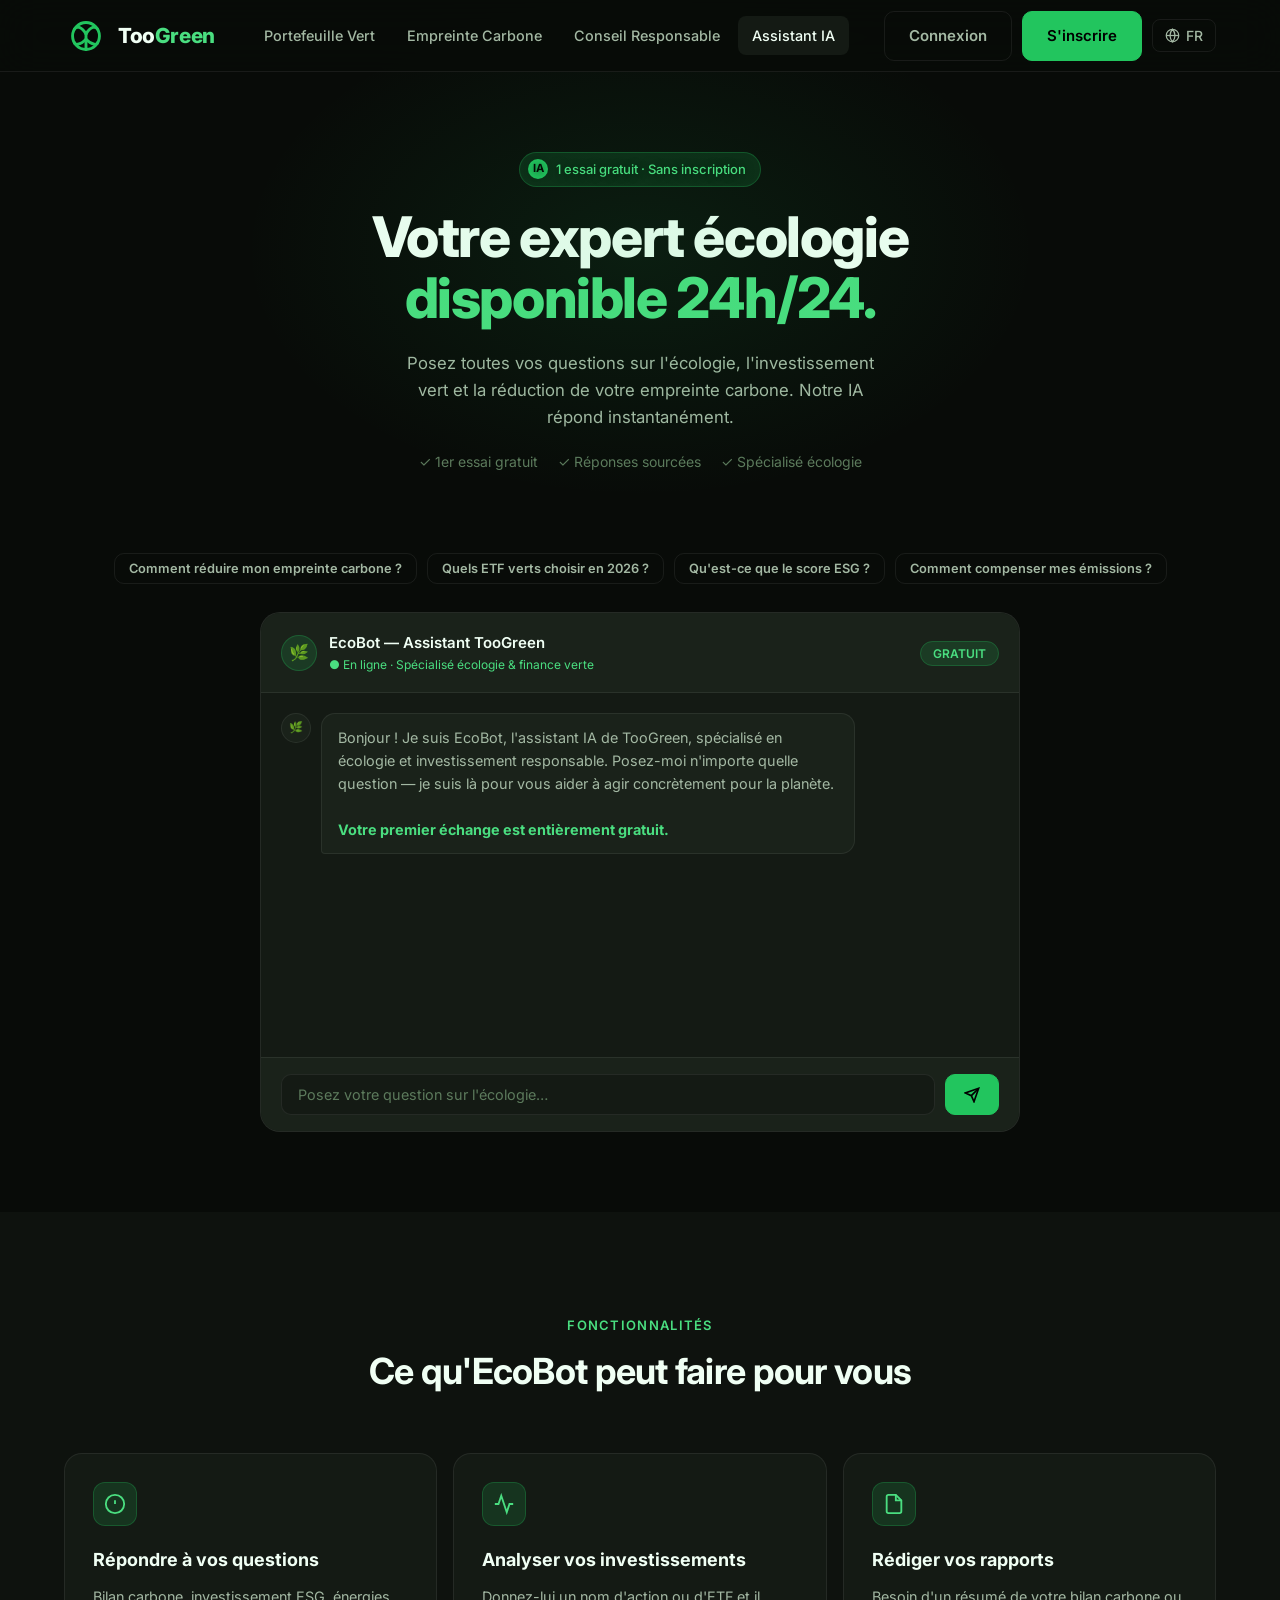
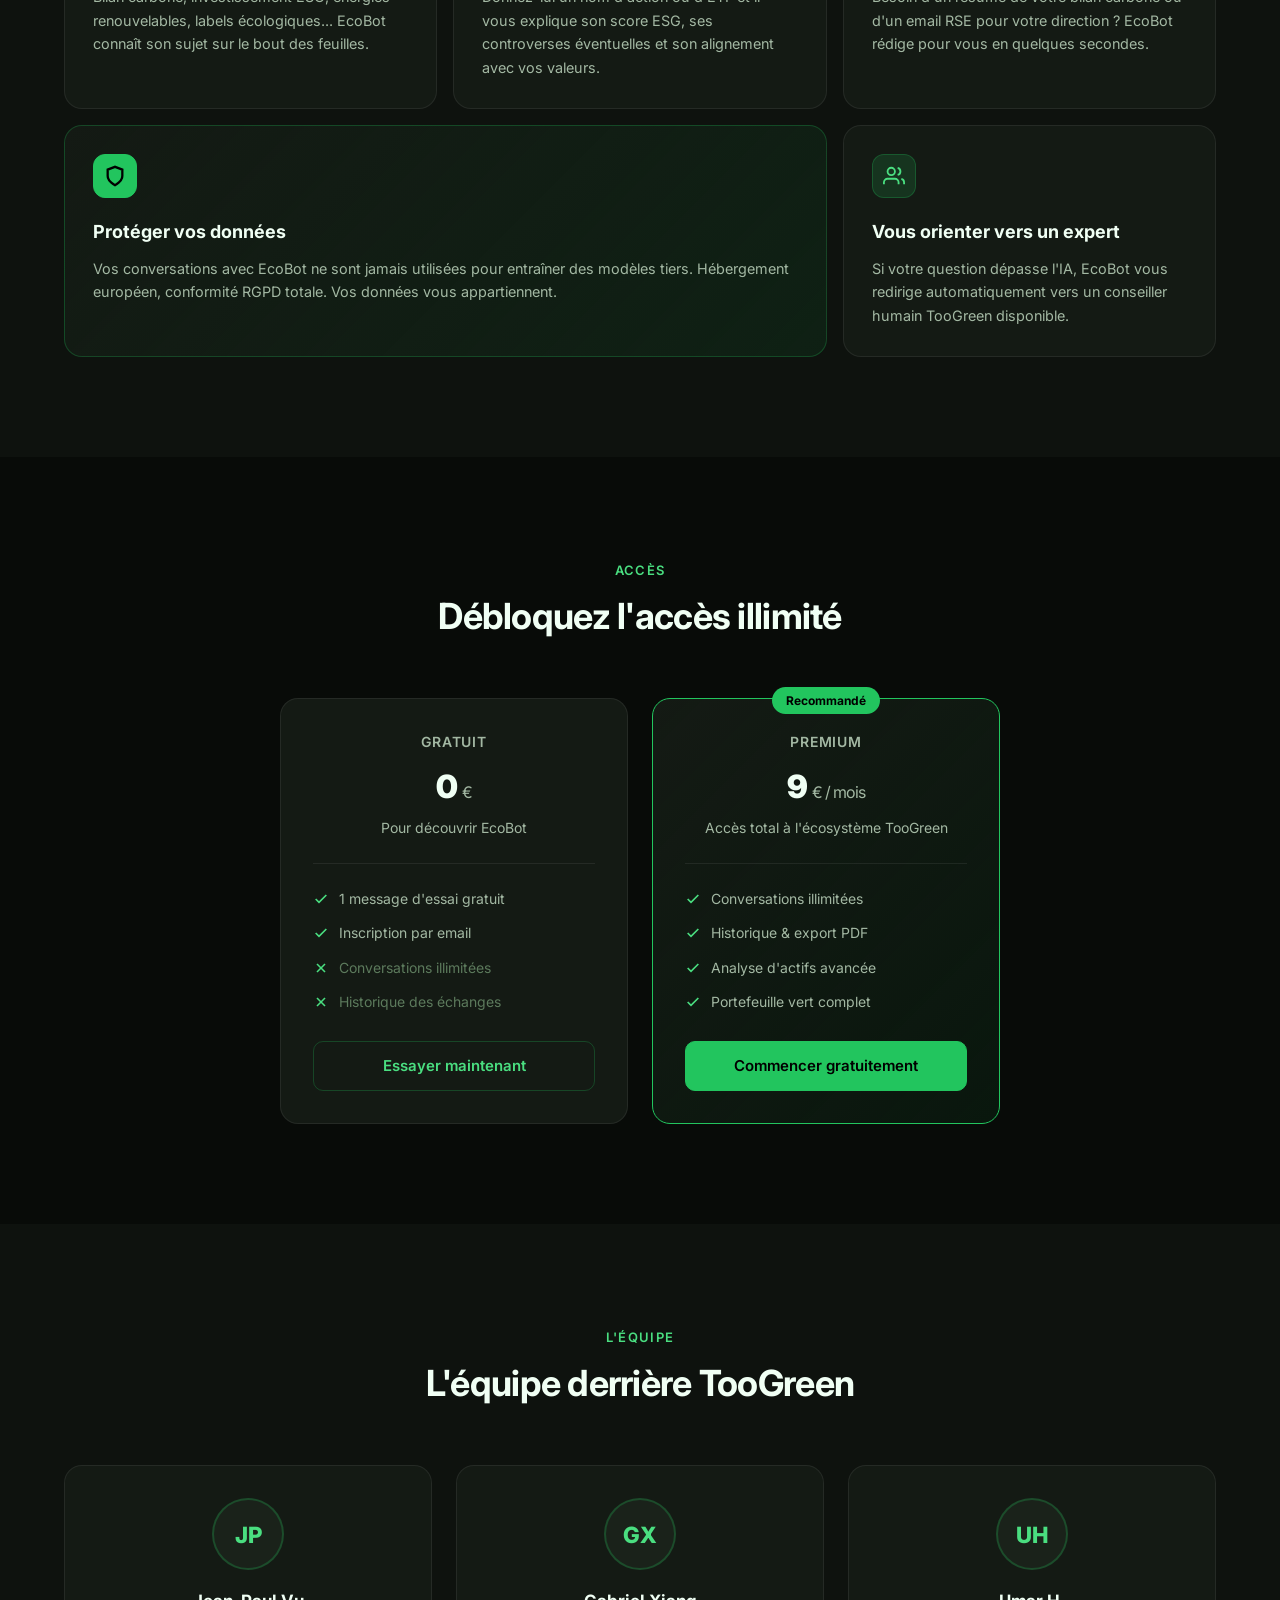
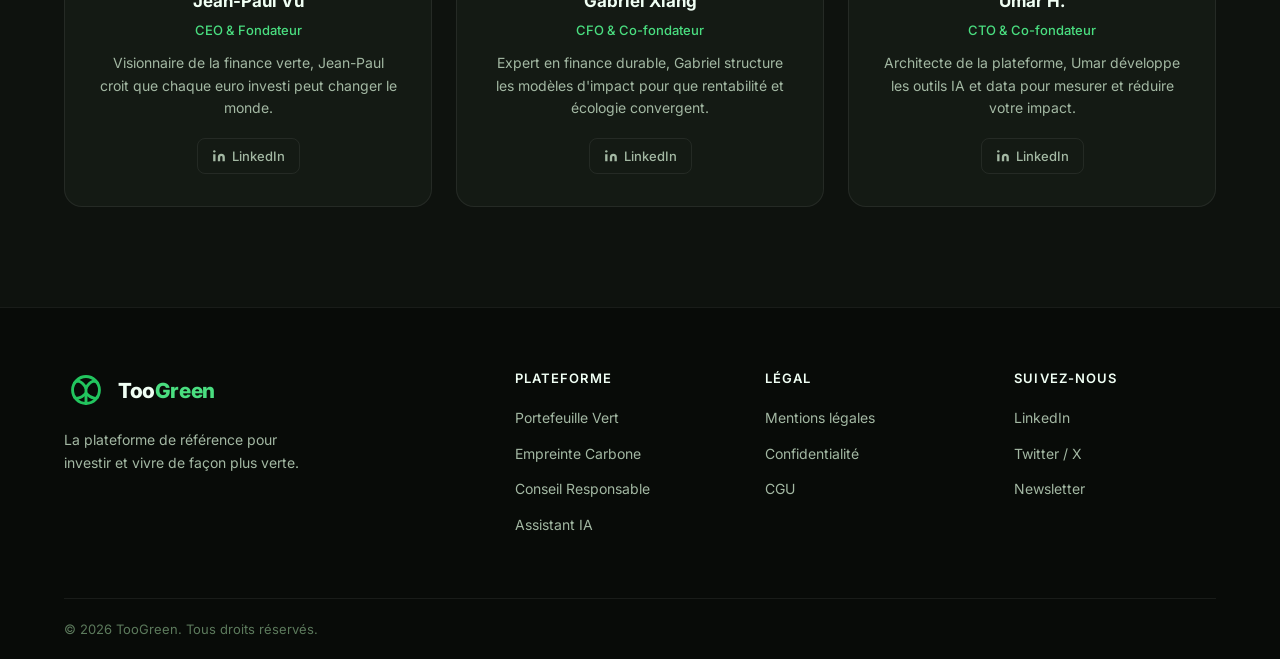
<file: assistant.html>
﻿<!DOCTYPE html>
<html lang="fr">
<head>
  <meta charset="UTF-8" />
  <meta name="viewport" content="width=device-width, initial-scale=1.0" />
  <title>Assistant IA Écologie — TooGreen</title>
  <link rel="stylesheet" href="style.css" />
</head>
<body>

  <!-- HEADER -->
  <header class="header" id="header">
    <div class="container header-inner">
      <a href="index.html" class="logo">
        <div class="logo-icon"><svg viewBox="0 0 100 100" fill="none" stroke="currentColor" stroke-width="9" stroke-linecap="round" stroke-linejoin="round" width="32" height="32" style="color:#22C55E"><circle cx="50" cy="50" r="42"/><line x1="50" y1="92" x2="50" y2="44"/><path d="M50 44 C36 20 20 18 14 29"/><path d="M50 44 C64 20 80 18 86 29"/><path d="M50 60 C30 80 14 78 14 71"/><path d="M50 60 C70 80 86 78 86 71"/></svg></div>
        <span>Too<em>Green</em></span>
      </a>
      <nav class="nav">
        <a href="portefeuille.html" class="nav-link">Portefeuille Vert</a>
        <a href="empreinte.html" class="nav-link">Empreinte Carbone</a>
        <a href="conseil.html" class="nav-link">Conseil Responsable</a>
        <a href="assistant.html" class="nav-link active">Assistant IA</a>
      </nav>
      <div class="header-actions">
        <a href="#" class="btn btn-ghost">Connexion</a>
        <a href="#" class="btn btn-primary">S'inscrire</a>
        <div class="lang-select" id="langSelect">
          <button class="lang-btn" id="langBtn">
            <svg viewBox="0 0 24 24" fill="none" stroke="currentColor" stroke-width="2" width="15" height="15"><circle cx="12" cy="12" r="10"/><line x1="2" y1="12" x2="22" y2="12"/><path d="M12 2a15.3 15.3 0 0 1 4 10 15.3 15.3 0 0 1-4 10 15.3 15.3 0 0 1-4-10 15.3 15.3 0 0 1 4-10z"/></svg>
            <span id="currentLang">FR</span>
          </button>
          <div class="lang-dropdown" id="langDropdown">
            <a href="#" data-lang="fr" class="active">🇫🇷 Français</a>
            <a href="#" data-lang="en">🇬🇧 English</a>
          </div>
        </div>
        <button class="burger" id="burger"><span></span><span></span><span></span></button>
      </div>
    </div>
  </header>
  <div class="mobile-menu" id="mobileMenu">
    <a href="portefeuille.html">Portefeuille Vert</a>
    <a href="empreinte.html">Empreinte Carbone</a>
    <a href="conseil.html">Conseil Responsable</a>
    <a href="assistant.html">Assistant IA</a>
    <div class="mobile-menu-actions">
      <a href="#" class="btn btn-ghost" style="width:100%;justify-content:center">Connexion</a>
      <a href="#" class="btn btn-primary" style="width:100%;justify-content:center">S'inscrire</a>
    </div>
  </div>

  <main>

    <!-- HERO -->
    <section class="page-hero">
      <div class="container">
        <div class="hero-badge" style="margin-bottom:20px">
          <span class="hero-badge-dot">IA</span>
          <span>1 essai gratuit · Sans inscription</span>
        </div>
        <h1 class="display-lg" style="max-width:680px;margin:0 auto 20px">
          Votre expert écologie<br><span style="color:var(--green-400)">disponible 24h/24.</span>
        </h1>
        <p style="color:var(--text-secondary);max-width:500px;margin:0 auto 20px;font-size:1.05rem">
          Posez toutes vos questions sur l'écologie, l'investissement vert et la réduction de votre empreinte carbone. Notre IA répond instantanément.
        </p>
        <div style="display:flex;gap:20px;justify-content:center;font-size:.875rem;color:var(--text-muted)">
          <span>✓ 1er essai gratuit</span>
          <span>✓ Réponses sourcées</span>
          <span>✓ Spécialisé écologie</span>
        </div>
      </div>
    </section>

    <!-- CHAT SECTION -->
    <section style="padding:20px 0 80px">
      <div class="container">

        <!-- Questions suggérées -->
        <div style="display:flex;gap:10px;justify-content:center;flex-wrap:wrap;margin-bottom:28px" class="reveal">
          <button class="btn btn-ghost" style="font-size:.8rem;padding:7px 14px" onclick="fillChat(this)">Comment réduire mon empreinte carbone ?</button>
          <button class="btn btn-ghost" style="font-size:.8rem;padding:7px 14px" onclick="fillChat(this)">Quels ETF verts choisir en 2026 ?</button>
          <button class="btn btn-ghost" style="font-size:.8rem;padding:7px 14px" onclick="fillChat(this)">Qu'est-ce que le score ESG ?</button>
          <button class="btn btn-ghost" style="font-size:.8rem;padding:7px 14px" onclick="fillChat(this)">Comment compenser mes émissions ?</button>
        </div>

        <!-- Chat window -->
        <div class="chat-window reveal">
          <div class="chat-header">
            <div class="chat-avatar">🌿</div>
            <div>
              <div class="chat-name">EcoBot — Assistant TooGreen</div>
              <div class="chat-status">● En ligne · Spécialisé écologie & finance verte</div>
            </div>
            <div style="margin-left:auto">
              <span style="background:var(--green-glow);border:1px solid var(--border-green);border-radius:100px;padding:4px 12px;font-size:.75rem;color:var(--green-400);font-weight:600">GRATUIT</span>
            </div>
          </div>

          <div class="chat-messages" id="chatMessages">
            <!-- Message d'accueil bot -->
            <div class="msg">
              <div class="msg-av">🌿</div>
              <div class="msg-text">
                Bonjour ! Je suis EcoBot, l'assistant IA de TooGreen, spécialisé en écologie et investissement responsable. Posez-moi n'importe quelle question — je suis là pour vous aider à agir concrètement pour la planète.<br><br>
                <strong style="color:var(--green-400)">Votre premier échange est entièrement gratuit.</strong>
              </div>
            </div>
          </div>

          <div class="chat-input-area">
            <input type="text" class="chat-input" id="chatInput" placeholder="Posez votre question sur l'écologie…" autocomplete="off" />
            <button class="btn btn-primary" id="chatSend" style="padding:10px 18px;flex-shrink:0">
              <svg viewBox="0 0 24 24" fill="none" stroke="currentColor" stroke-width="2.5" width="16" height="16"><line x1="22" y1="2" x2="11" y2="13"/><polygon points="22 2 15 22 11 13 2 9 22 2"/></svg>
            </button>
          </div>
        </div>

        <!-- Email gate (shown after first free message) -->
        <div class="email-gate reveal" id="emailGate" style="display:none;max-width:480px;margin:32px auto 0">
          <div style="font-size:2rem;margin-bottom:16px">🔒</div>
          <h3>Continuez la conversation gratuitement</h3>
          <p>Créez votre compte TooGreen en 10 secondes pour accéder à l'assistant IA sans limite et recevoir nos conseils écologiques chaque semaine.</p>
          <form class="email-form" id="gateForm">
            <input type="email" class="email-input" placeholder="votre@email.com" required />
            <button type="submit" class="btn btn-primary btn-lg" style="width:100%;justify-content:center">
              Continuer gratuitement →
            </button>
            <p style="font-size:.75rem;color:var(--text-muted);text-align:center">Aucune carte bancaire · Désinscription en 1 clic</p>
          </form>
        </div>

      </div>
    </section>

    <!-- CAPABILITIES -->
    <section style="background:var(--bg-surface);padding:100px 0">
      <div class="container">
        <div class="section-header reveal">
          <span class="section-eyebrow">Fonctionnalités</span>
          <h2 class="display-md">Ce qu'EcoBot peut faire pour vous</h2>
        </div>
        <div class="bento-grid" style="margin-top:60px">

          <div class="bento-card reveal">
            <div class="card-icon"><svg viewBox="0 0 24 24" fill="none" stroke="currentColor" stroke-width="2"><circle cx="12" cy="12" r="10"/><line x1="12" y1="8" x2="12" y2="12"/><line x1="12" y1="16" x2="12.01" y2="16"/></svg></div>
            <h3>Répondre à vos questions</h3>
            <p>Bilan carbone, investissement ESG, énergies renouvelables, labels écologiques... EcoBot connaît son sujet sur le bout des feuilles.</p>
          </div>

          <div class="bento-card reveal">
            <div class="card-icon"><svg viewBox="0 0 24 24" fill="none" stroke="currentColor" stroke-width="2"><polyline points="22 12 18 12 15 21 9 3 6 12 2 12"/></svg></div>
            <h3>Analyser vos investissements</h3>
            <p>Donnez-lui un nom d'action ou d'ETF et il vous explique son score ESG, ses controverses éventuelles et son alignement avec vos valeurs.</p>
          </div>

          <div class="bento-card reveal">
            <div class="card-icon"><svg viewBox="0 0 24 24" fill="none" stroke="currentColor" stroke-width="2"><path d="M14 2H6a2 2 0 0 0-2 2v16a2 2 0 0 0 2 2h12a2 2 0 0 0 2-2V8z"/><polyline points="14 2 14 8 20 8"/></svg></div>
            <h3>Rédiger vos rapports</h3>
            <p>Besoin d'un résumé de votre bilan carbone ou d'un email RSE pour votre direction ? EcoBot rédige pour vous en quelques secondes.</p>
          </div>

          <div class="bento-card span-2 reveal" style="background:linear-gradient(135deg,var(--bg-card) 0%,rgba(22,163,74,0.1) 100%);border-color:var(--border-green)">
            <div class="card-icon" style="background:var(--green-500);border-color:var(--green-500)">
              <svg viewBox="0 0 24 24" fill="none" stroke="#000" stroke-width="2.5"><path d="M12 22s8-4 8-10V5l-8-3-8 3v7c0 6 8 10 8 10z"/></svg>
            </div>
            <h3>Protéger vos données</h3>
            <p>Vos conversations avec EcoBot ne sont jamais utilisées pour entraîner des modèles tiers. Hébergement européen, conformité RGPD totale. Vos données vous appartiennent.</p>
          </div>

          <div class="bento-card reveal">
            <div class="card-icon"><svg viewBox="0 0 24 24" fill="none" stroke="currentColor" stroke-width="2"><path d="M17 21v-2a4 4 0 0 0-4-4H5a4 4 0 0 0-4 4v2"/><circle cx="9" cy="7" r="4"/><path d="M23 21v-2a4 4 0 0 0-3-3.87"/><path d="M16 3.13a4 4 0 0 1 0 7.75"/></svg></div>
            <h3>Vous orienter vers un expert</h3>
            <p>Si votre question dépasse l'IA, EcoBot vous redirige automatiquement vers un conseiller humain TooGreen disponible.</p>
          </div>

        </div>
      </div>
    </section>

    <!-- PRICING IA -->
    <section style="padding:100px 0">
      <div class="container">
        <div class="section-header reveal">
          <span class="section-eyebrow">Accès</span>
          <h2 class="display-md">Débloquez l'accès illimité</h2>
        </div>
        <div style="display:grid;grid-template-columns:1fr 1fr;gap:24px;max-width:720px;margin:60px auto 0">

          <div class="plan-card reveal" style="text-align:center">
            <div class="plan-name">Gratuit</div>
            <div class="plan-price" style="font-size:2rem">0 <span>€</span></div>
            <div class="plan-desc">Pour découvrir EcoBot</div>
            <div class="plan-features" style="text-align:left">
              <div class="plan-feature"><svg viewBox="0 0 24 24" fill="none" stroke="currentColor" stroke-width="2.5"><polyline points="20 6 9 17 4 12"/></svg>1 message d'essai gratuit</div>
              <div class="plan-feature"><svg viewBox="0 0 24 24" fill="none" stroke="currentColor" stroke-width="2.5"><polyline points="20 6 9 17 4 12"/></svg>Inscription par email</div>
              <div class="plan-feature" style="color:var(--text-muted)"><svg viewBox="0 0 24 24" fill="none" stroke="currentColor" stroke-width="2.5"><line x1="18" y1="6" x2="6" y2="18"/><line x1="6" y1="6" x2="18" y2="18"/></svg>Conversations illimitées</div>
              <div class="plan-feature" style="color:var(--text-muted)"><svg viewBox="0 0 24 24" fill="none" stroke="currentColor" stroke-width="2.5"><line x1="18" y1="6" x2="6" y2="18"/><line x1="6" y1="6" x2="18" y2="18"/></svg>Historique des échanges</div>
            </div>
            <a href="#" class="btn btn-outline" style="width:100%;justify-content:center">Essayer maintenant</a>
          </div>

          <div class="plan-card featured reveal" style="text-align:center">
            <div class="plan-badge">Recommandé</div>
            <div class="plan-name">Premium</div>
            <div class="plan-price" style="font-size:2rem">9 <span>€ / mois</span></div>
            <div class="plan-desc">Accès total à l'écosystème TooGreen</div>
            <div class="plan-features" style="text-align:left">
              <div class="plan-feature"><svg viewBox="0 0 24 24" fill="none" stroke="currentColor" stroke-width="2.5"><polyline points="20 6 9 17 4 12"/></svg>Conversations illimitées</div>
              <div class="plan-feature"><svg viewBox="0 0 24 24" fill="none" stroke="currentColor" stroke-width="2.5"><polyline points="20 6 9 17 4 12"/></svg>Historique & export PDF</div>
              <div class="plan-feature"><svg viewBox="0 0 24 24" fill="none" stroke="currentColor" stroke-width="2.5"><polyline points="20 6 9 17 4 12"/></svg>Analyse d'actifs avancée</div>
              <div class="plan-feature"><svg viewBox="0 0 24 24" fill="none" stroke="currentColor" stroke-width="2.5"><polyline points="20 6 9 17 4 12"/></svg>Portefeuille vert complet</div>
            </div>
            <a href="#" class="btn btn-primary" style="width:100%;justify-content:center">Commencer gratuitement</a>
          </div>

        </div>
      </div>
    </section>

  </main>

  <!-- TEAM -->
  <section class="team">
    <div class="container">
      <div class="section-header reveal"><span class="section-eyebrow">L'équipe</span><h2 class="display-md">L'équipe derrière TooGreen</h2></div>
      <div class="team-grid">
        <div class="team-card reveal"><div class="team-avatar">JP</div><div class="team-name">Jean-Paul Vu</div><div class="team-role">CEO & Fondateur</div><p class="team-bio">Visionnaire de la finance verte, Jean-Paul croit que chaque euro investi peut changer le monde.</p><a href="https://www.linkedin.com/in/jean-paul-vu-a958512ba/" target="_blank" class="team-linkedin"><svg viewBox="0 0 24 24" fill="currentColor" width="14" height="14"><path d="M16 8a6 6 0 0 1 6 6v7h-4v-7a2 2 0 0 0-2-2 2 2 0 0 0-2 2v7h-4v-7a6 6 0 0 1 6-6zM2 9h4v12H2z"/><circle cx="4" cy="4" r="2"/></svg>LinkedIn</a></div>
        <div class="team-card reveal"><div class="team-avatar">GX</div><div class="team-name">Gabriel Xiang</div><div class="team-role">CFO & Co-fondateur</div><p class="team-bio">Expert en finance durable, Gabriel structure les modèles d'impact pour que rentabilité et écologie convergent.</p><a href="https://www.linkedin.com/in/gabriel-xiang-/" target="_blank" class="team-linkedin"><svg viewBox="0 0 24 24" fill="currentColor" width="14" height="14"><path d="M16 8a6 6 0 0 1 6 6v7h-4v-7a2 2 0 0 0-2-2 2 2 0 0 0-2 2v7h-4v-7a6 6 0 0 1 6-6zM2 9h4v12H2z"/><circle cx="4" cy="4" r="2"/></svg>LinkedIn</a></div>
        <div class="team-card reveal"><div class="team-avatar">UH</div><div class="team-name">Umar H.</div><div class="team-role">CTO & Co-fondateur</div><p class="team-bio">Architecte de la plateforme, Umar développe les outils IA et data pour mesurer et réduire votre impact.</p><a href="https://www.linkedin.com/in/umar-h-but3/" target="_blank" class="team-linkedin"><svg viewBox="0 0 24 24" fill="currentColor" width="14" height="14"><path d="M16 8a6 6 0 0 1 6 6v7h-4v-7a2 2 0 0 0-2-2 2 2 0 0 0-2 2v7h-4v-7a6 6 0 0 1 6-6zM2 9h4v12H2z"/><circle cx="4" cy="4" r="2"/></svg>LinkedIn</a></div>
      </div>
    </div>
  </section>

  <footer class="footer">
    <div class="container">
      <div class="footer-top">
        <div class="footer-brand"><a href="index.html" class="logo"><div class="logo-icon"><svg viewBox="0 0 100 100" fill="none" stroke="currentColor" stroke-width="9" stroke-linecap="round" stroke-linejoin="round" width="32" height="32" style="color:#22C55E"><circle cx="50" cy="50" r="42"/><line x1="50" y1="92" x2="50" y2="44"/><path d="M50 44 C36 20 20 18 14 29"/><path d="M50 44 C64 20 80 18 86 29"/><path d="M50 60 C30 80 14 78 14 71"/><path d="M50 60 C70 80 86 78 86 71"/></svg></div><span>Too<em>Green</em></span></a><p style="margin-top:14px">La plateforme de référence pour investir et vivre de façon plus verte.</p></div>
        <div class="footer-col"><h4>Plateforme</h4><ul><li><a href="portefeuille.html">Portefeuille Vert</a></li><li><a href="empreinte.html">Empreinte Carbone</a></li><li><a href="conseil.html">Conseil Responsable</a></li><li><a href="assistant.html">Assistant IA</a></li></ul></div>
        <div class="footer-col"><h4>Légal</h4><ul><li><a href="#">Mentions légales</a></li><li><a href="#">Confidentialité</a></li><li><a href="#">CGU</a></li></ul></div>
        <div class="footer-col"><h4>Suivez-nous</h4><ul><li><a href="#">LinkedIn</a></li><li><a href="#">Twitter / X</a></li><li><a href="#">Newsletter</a></li></ul></div>
      </div>
      <div class="footer-bottom"><span>© 2026 TooGreen. Tous droits réservés.</span></div>
    </div>
  </footer>

  <script src="script.js"></script>
  <script>
    // Fill chat input from suggested questions
    function fillChat(btn) {
      const input = document.getElementById('chatInput');
      if (input) { input.value = btn.textContent; input.focus(); }
    }

    // Show email gate with slide-in animation
    const gate = document.getElementById('emailGate');
    if (gate) {
      gate.style.transition = 'opacity 400ms, transform 400ms';
      gate.style.opacity = '0';
      gate.style.transform = 'translateY(16px)';

      const observer = new MutationObserver(() => {
        if (gate.style.display !== 'none') {
          requestAnimationFrame(() => {
            gate.style.opacity = '1';
            gate.style.transform = 'translateY(0)';
          });
        }
      });
      observer.observe(gate, { attributes: true, attributeFilter: ['style'] });

      // Override ChatEngine to show gate via display block
      const origClass = gate.classList;
      Object.defineProperty(gate, 'classList', {
        get() { return origClass; }
      });
    }
  </script>
</body>
</html>
</file>
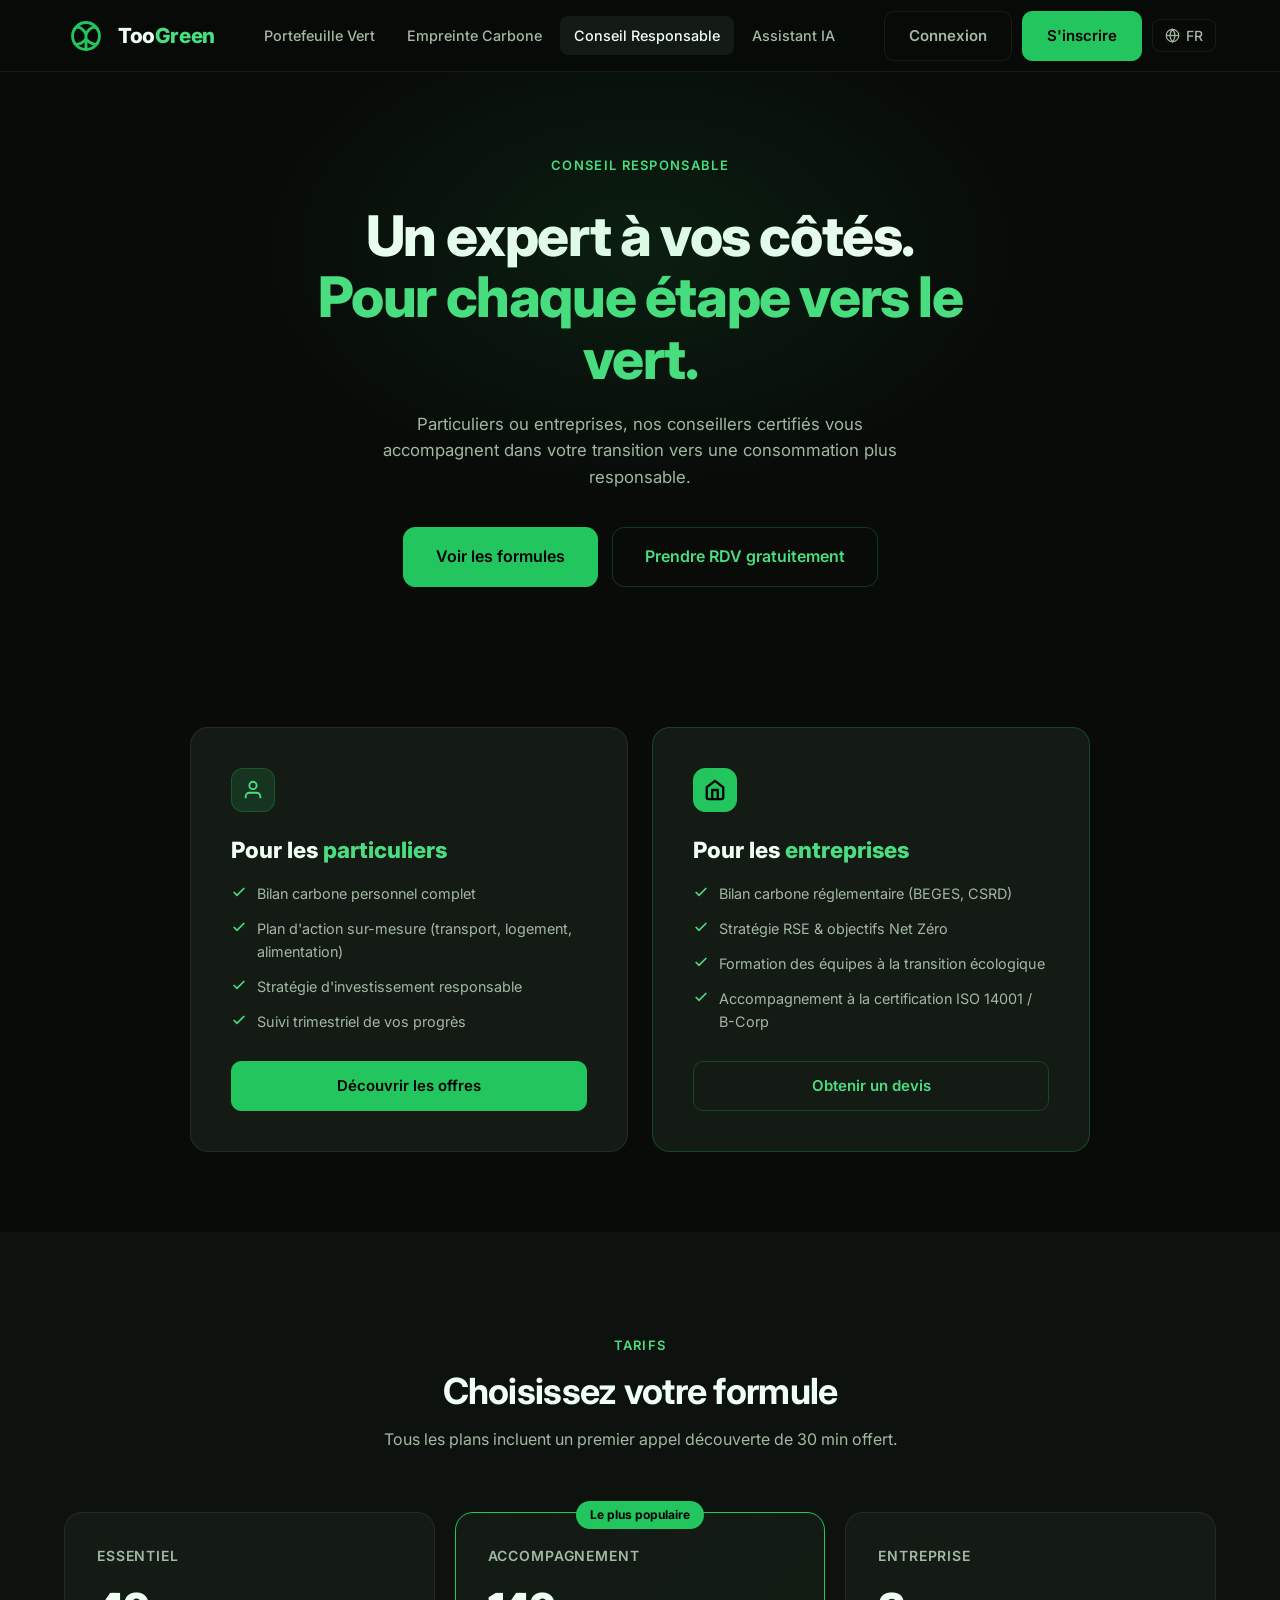
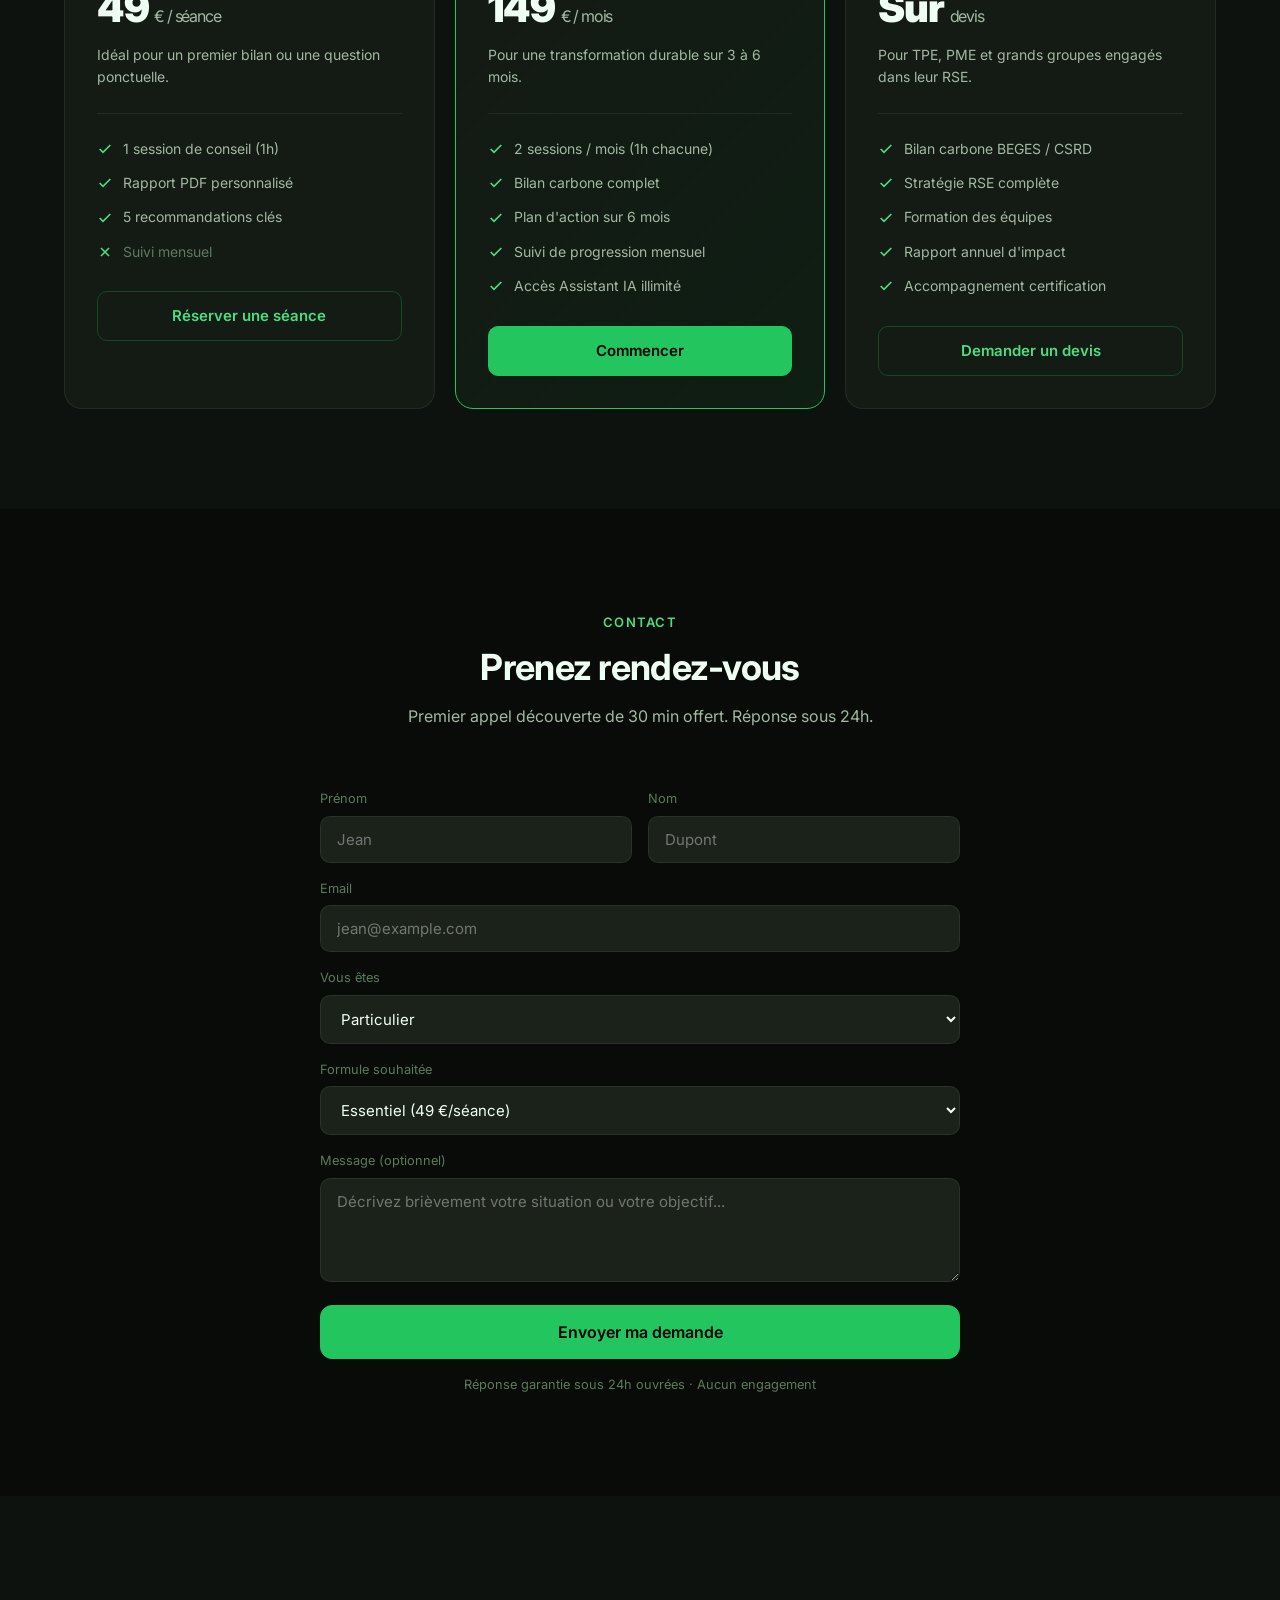
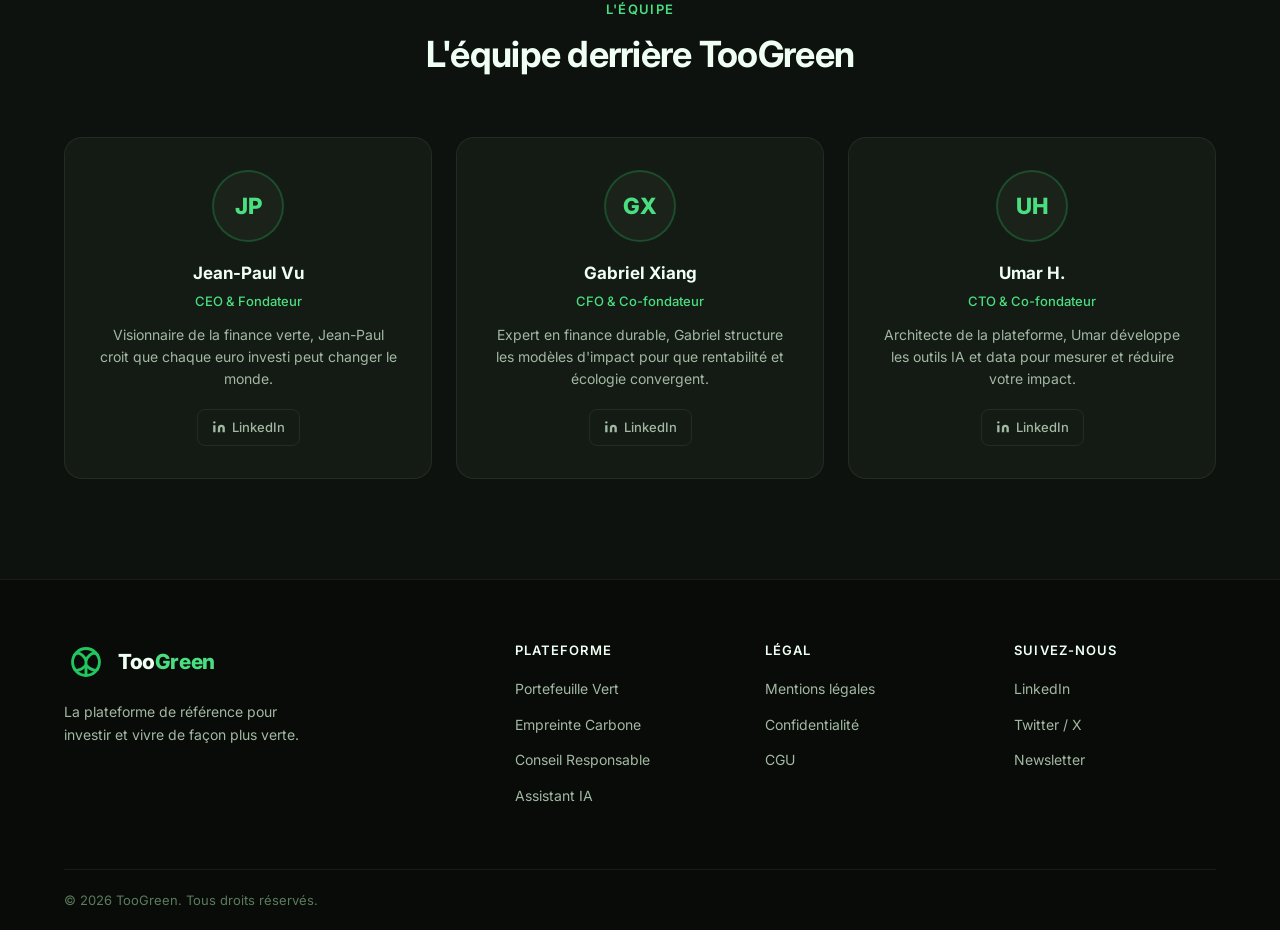
<file: conseil.html>
﻿<!DOCTYPE html>
<html lang="fr">
<head>
  <meta charset="UTF-8" />
  <meta name="viewport" content="width=device-width, initial-scale=1.0" />
  <title>Conseil Responsable — TooGreen</title>
  <link rel="stylesheet" href="style.css" />
</head>
<body>

  <!-- HEADER -->
  <header class="header" id="header">
    <div class="container header-inner">
      <a href="index.html" class="logo">
        <div class="logo-icon"><svg viewBox="0 0 100 100" fill="none" stroke="currentColor" stroke-width="9" stroke-linecap="round" stroke-linejoin="round" width="32" height="32" style="color:#22C55E"><circle cx="50" cy="50" r="42"/><line x1="50" y1="92" x2="50" y2="44"/><path d="M50 44 C36 20 20 18 14 29"/><path d="M50 44 C64 20 80 18 86 29"/><path d="M50 60 C30 80 14 78 14 71"/><path d="M50 60 C70 80 86 78 86 71"/></svg></div>
        <span>Too<em>Green</em></span>
      </a>
      <nav class="nav">
        <a href="portefeuille.html" class="nav-link">Portefeuille Vert</a>
        <a href="empreinte.html" class="nav-link">Empreinte Carbone</a>
        <a href="conseil.html" class="nav-link active">Conseil Responsable</a>
        <a href="assistant.html" class="nav-link">Assistant IA</a>
      </nav>
      <div class="header-actions">
        <a href="#" class="btn btn-ghost">Connexion</a>
        <a href="#" class="btn btn-primary">S'inscrire</a>
        <div class="lang-select" id="langSelect">
          <button class="lang-btn" id="langBtn">
            <svg viewBox="0 0 24 24" fill="none" stroke="currentColor" stroke-width="2" width="15" height="15"><circle cx="12" cy="12" r="10"/><line x1="2" y1="12" x2="22" y2="12"/><path d="M12 2a15.3 15.3 0 0 1 4 10 15.3 15.3 0 0 1-4 10 15.3 15.3 0 0 1-4-10 15.3 15.3 0 0 1 4-10z"/></svg>
            <span id="currentLang">FR</span>
          </button>
          <div class="lang-dropdown" id="langDropdown">
            <a href="#" data-lang="fr" class="active">🇫🇷 Français</a>
            <a href="#" data-lang="en">🇬🇧 English</a>
          </div>
        </div>
        <button class="burger" id="burger"><span></span><span></span><span></span></button>
      </div>
    </div>
  </header>
  <div class="mobile-menu" id="mobileMenu">
    <a href="portefeuille.html">Portefeuille Vert</a>
    <a href="empreinte.html">Empreinte Carbone</a>
    <a href="conseil.html">Conseil Responsable</a>
    <a href="assistant.html">Assistant IA</a>
    <div class="mobile-menu-actions">
      <a href="#" class="btn btn-ghost" style="width:100%;justify-content:center">Connexion</a>
      <a href="#" class="btn btn-primary" style="width:100%;justify-content:center">S'inscrire</a>
    </div>
  </div>

  <main>

    <!-- HERO -->
    <section class="page-hero">
      <div class="container">
        <span class="section-eyebrow">Conseil Responsable</span>
        <h1 class="display-lg" style="max-width:740px;margin:16px auto 20px">
          Un expert à vos côtés.<br><span style="color:var(--green-400)">Pour chaque étape vers le vert.</span>
        </h1>
        <p style="color:var(--text-secondary);max-width:540px;margin:0 auto 36px;font-size:1.05rem">
          Particuliers ou entreprises, nos conseillers certifiés vous accompagnent dans votre transition vers une consommation plus responsable.
        </p>
        <div style="display:flex;gap:14px;justify-content:center;flex-wrap:wrap">
          <a href="#plans" class="btn btn-primary btn-lg">Voir les formules</a>
          <a href="#contact" class="btn btn-outline btn-lg">Prendre RDV gratuitement</a>
        </div>
      </div>
    </section>

    <!-- POUR QUI -->
    <section style="padding:80px 0">
      <div class="container">
        <div style="display:grid;grid-template-columns:1fr 1fr;gap:24px;max-width:900px;margin:0 auto">

          <div class="bento-card reveal" style="padding:40px">
            <div class="card-icon">
              <svg viewBox="0 0 24 24" fill="none" stroke="currentColor" stroke-width="2"><path d="M20 21v-2a4 4 0 0 0-4-4H8a4 4 0 0 0-4 4v2"/><circle cx="12" cy="7" r="4"/></svg>
            </div>
            <h2 style="font-size:1.4rem;font-weight:800;margin-bottom:14px">Pour les <span style="color:var(--green-400)">particuliers</span></h2>
            <ul style="display:flex;flex-direction:column;gap:12px;margin-bottom:28px">
              <li style="display:flex;align-items:flex-start;gap:10px;font-size:.9rem;color:var(--text-secondary)">
                <svg viewBox="0 0 24 24" fill="none" stroke="var(--green-400)" stroke-width="2.5" width="16" height="16" style="flex-shrink:0;margin-top:2px"><polyline points="20 6 9 17 4 12"/></svg>
                Bilan carbone personnel complet
              </li>
              <li style="display:flex;align-items:flex-start;gap:10px;font-size:.9rem;color:var(--text-secondary)">
                <svg viewBox="0 0 24 24" fill="none" stroke="var(--green-400)" stroke-width="2.5" width="16" height="16" style="flex-shrink:0;margin-top:2px"><polyline points="20 6 9 17 4 12"/></svg>
                Plan d'action sur-mesure (transport, logement, alimentation)
              </li>
              <li style="display:flex;align-items:flex-start;gap:10px;font-size:.9rem;color:var(--text-secondary)">
                <svg viewBox="0 0 24 24" fill="none" stroke="var(--green-400)" stroke-width="2.5" width="16" height="16" style="flex-shrink:0;margin-top:2px"><polyline points="20 6 9 17 4 12"/></svg>
                Stratégie d'investissement responsable
              </li>
              <li style="display:flex;align-items:flex-start;gap:10px;font-size:.9rem;color:var(--text-secondary)">
                <svg viewBox="0 0 24 24" fill="none" stroke="var(--green-400)" stroke-width="2.5" width="16" height="16" style="flex-shrink:0;margin-top:2px"><polyline points="20 6 9 17 4 12"/></svg>
                Suivi trimestriel de vos progrès
              </li>
            </ul>
            <a href="#plans" class="btn btn-primary" style="width:100%;justify-content:center">Découvrir les offres</a>
          </div>

          <div class="bento-card reveal" style="padding:40px;border-color:var(--border-green)">
            <div class="card-icon" style="background:var(--green-500);border-color:var(--green-500)">
              <svg viewBox="0 0 24 24" fill="none" stroke="#000" stroke-width="2.5"><path d="M3 9l9-7 9 7v11a2 2 0 0 1-2 2H5a2 2 0 0 1-2-2z"/><polyline points="9 22 9 12 15 12 15 22"/></svg>
            </div>
            <h2 style="font-size:1.4rem;font-weight:800;margin-bottom:14px">Pour les <span style="color:var(--green-400)">entreprises</span></h2>
            <ul style="display:flex;flex-direction:column;gap:12px;margin-bottom:28px">
              <li style="display:flex;align-items:flex-start;gap:10px;font-size:.9rem;color:var(--text-secondary)">
                <svg viewBox="0 0 24 24" fill="none" stroke="var(--green-400)" stroke-width="2.5" width="16" height="16" style="flex-shrink:0;margin-top:2px"><polyline points="20 6 9 17 4 12"/></svg>
                Bilan carbone réglementaire (BEGES, CSRD)
              </li>
              <li style="display:flex;align-items:flex-start;gap:10px;font-size:.9rem;color:var(--text-secondary)">
                <svg viewBox="0 0 24 24" fill="none" stroke="var(--green-400)" stroke-width="2.5" width="16" height="16" style="flex-shrink:0;margin-top:2px"><polyline points="20 6 9 17 4 12"/></svg>
                Stratégie RSE & objectifs Net Zéro
              </li>
              <li style="display:flex;align-items:flex-start;gap:10px;font-size:.9rem;color:var(--text-secondary)">
                <svg viewBox="0 0 24 24" fill="none" stroke="var(--green-400)" stroke-width="2.5" width="16" height="16" style="flex-shrink:0;margin-top:2px"><polyline points="20 6 9 17 4 12"/></svg>
                Formation des équipes à la transition écologique
              </li>
              <li style="display:flex;align-items:flex-start;gap:10px;font-size:.9rem;color:var(--text-secondary)">
                <svg viewBox="0 0 24 24" fill="none" stroke="var(--green-400)" stroke-width="2.5" width="16" height="16" style="flex-shrink:0;margin-top:2px"><polyline points="20 6 9 17 4 12"/></svg>
                Accompagnement à la certification ISO 14001 / B-Corp
              </li>
            </ul>
            <a href="#contact" class="btn btn-outline" style="width:100%;justify-content:center">Obtenir un devis</a>
          </div>

        </div>
      </div>
    </section>

    <!-- PLANS PARTICULIERS -->
    <section id="plans" style="background:var(--bg-surface);padding:100px 0">
      <div class="container">
        <div class="section-header reveal">
          <span class="section-eyebrow">Tarifs</span>
          <h2 class="display-md">Choisissez votre formule</h2>
          <p class="text-muted" style="margin-top:14px">Tous les plans incluent un premier appel découverte de 30 min offert.</p>
        </div>

        <div class="plans-grid">

          <div class="plan-card reveal">
            <div class="plan-name">Essentiel</div>
            <div class="plan-price">49 <span>€ / séance</span></div>
            <div class="plan-desc">Idéal pour un premier bilan ou une question ponctuelle.</div>
            <div class="plan-features">
              <div class="plan-feature"><svg viewBox="0 0 24 24" fill="none" stroke="currentColor" stroke-width="2.5"><polyline points="20 6 9 17 4 12"/></svg>1 session de conseil (1h)</div>
              <div class="plan-feature"><svg viewBox="0 0 24 24" fill="none" stroke="currentColor" stroke-width="2.5"><polyline points="20 6 9 17 4 12"/></svg>Rapport PDF personnalisé</div>
              <div class="plan-feature"><svg viewBox="0 0 24 24" fill="none" stroke="currentColor" stroke-width="2.5"><polyline points="20 6 9 17 4 12"/></svg>5 recommandations clés</div>
              <div class="plan-feature" style="color:var(--text-muted)"><svg viewBox="0 0 24 24" fill="none" stroke="currentColor" stroke-width="2.5"><line x1="18" y1="6" x2="6" y2="18"/><line x1="6" y1="6" x2="18" y2="18"/></svg>Suivi mensuel</div>
            </div>
            <a href="#contact" class="btn btn-outline" style="width:100%;justify-content:center">Réserver une séance</a>
          </div>

          <div class="plan-card featured reveal">
            <div class="plan-badge">Le plus populaire</div>
            <div class="plan-name">Accompagnement</div>
            <div class="plan-price">149 <span>€ / mois</span></div>
            <div class="plan-desc">Pour une transformation durable sur 3 à 6 mois.</div>
            <div class="plan-features">
              <div class="plan-feature"><svg viewBox="0 0 24 24" fill="none" stroke="currentColor" stroke-width="2.5"><polyline points="20 6 9 17 4 12"/></svg>2 sessions / mois (1h chacune)</div>
              <div class="plan-feature"><svg viewBox="0 0 24 24" fill="none" stroke="currentColor" stroke-width="2.5"><polyline points="20 6 9 17 4 12"/></svg>Bilan carbone complet</div>
              <div class="plan-feature"><svg viewBox="0 0 24 24" fill="none" stroke="currentColor" stroke-width="2.5"><polyline points="20 6 9 17 4 12"/></svg>Plan d'action sur 6 mois</div>
              <div class="plan-feature"><svg viewBox="0 0 24 24" fill="none" stroke="currentColor" stroke-width="2.5"><polyline points="20 6 9 17 4 12"/></svg>Suivi de progression mensuel</div>
              <div class="plan-feature"><svg viewBox="0 0 24 24" fill="none" stroke="currentColor" stroke-width="2.5"><polyline points="20 6 9 17 4 12"/></svg>Accès Assistant IA illimité</div>
            </div>
            <a href="#contact" class="btn btn-primary" style="width:100%;justify-content:center">Commencer</a>
          </div>

          <div class="plan-card reveal">
            <div class="plan-name">Entreprise</div>
            <div class="plan-price">Sur <span>devis</span></div>
            <div class="plan-desc">Pour TPE, PME et grands groupes engagés dans leur RSE.</div>
            <div class="plan-features">
              <div class="plan-feature"><svg viewBox="0 0 24 24" fill="none" stroke="currentColor" stroke-width="2.5"><polyline points="20 6 9 17 4 12"/></svg>Bilan carbone BEGES / CSRD</div>
              <div class="plan-feature"><svg viewBox="0 0 24 24" fill="none" stroke="currentColor" stroke-width="2.5"><polyline points="20 6 9 17 4 12"/></svg>Stratégie RSE complète</div>
              <div class="plan-feature"><svg viewBox="0 0 24 24" fill="none" stroke="currentColor" stroke-width="2.5"><polyline points="20 6 9 17 4 12"/></svg>Formation des équipes</div>
              <div class="plan-feature"><svg viewBox="0 0 24 24" fill="none" stroke="currentColor" stroke-width="2.5"><polyline points="20 6 9 17 4 12"/></svg>Rapport annuel d'impact</div>
              <div class="plan-feature"><svg viewBox="0 0 24 24" fill="none" stroke="currentColor" stroke-width="2.5"><polyline points="20 6 9 17 4 12"/></svg>Accompagnement certification</div>
            </div>
            <a href="#contact" class="btn btn-outline" style="width:100%;justify-content:center">Demander un devis</a>
          </div>

        </div>
      </div>
    </section>

    <!-- CONTACT FORM -->
    <section id="contact" style="padding:100px 0">
      <div class="container">
        <div class="section-header reveal">
          <span class="section-eyebrow">Contact</span>
          <h2 class="display-md">Prenez rendez-vous</h2>
          <p class="text-muted" style="margin-top:14px">Premier appel découverte de 30 min offert. Réponse sous 24h.</p>
        </div>

        <div style="max-width:640px;margin:60px auto 0" class="reveal">
          <form id="contactForm" style="display:flex;flex-direction:column;gap:16px">
            <div style="display:grid;grid-template-columns:1fr 1fr;gap:16px">
              <div>
                <label style="font-size:.8rem;color:var(--text-muted);display:block;margin-bottom:6px">Prénom</label>
                <input type="text" placeholder="Jean" class="email-input" required />
              </div>
              <div>
                <label style="font-size:.8rem;color:var(--text-muted);display:block;margin-bottom:6px">Nom</label>
                <input type="text" placeholder="Dupont" class="email-input" required />
              </div>
            </div>
            <div>
              <label style="font-size:.8rem;color:var(--text-muted);display:block;margin-bottom:6px">Email</label>
              <input type="email" placeholder="jean@example.com" class="email-input" required />
            </div>
            <div>
              <label style="font-size:.8rem;color:var(--text-muted);display:block;margin-bottom:6px">Vous êtes</label>
              <select class="email-input" style="cursor:pointer">
                <option>Particulier</option>
                <option>TPE / PME</option>
                <option>Grand groupe</option>
              </select>
            </div>
            <div>
              <label style="font-size:.8rem;color:var(--text-muted);display:block;margin-bottom:6px">Formule souhaitée</label>
              <select class="email-input" style="cursor:pointer">
                <option>Essentiel (49 €/séance)</option>
                <option>Accompagnement (149 €/mois)</option>
                <option>Entreprise (sur devis)</option>
                <option>Je ne sais pas encore</option>
              </select>
            </div>
            <div>
              <label style="font-size:.8rem;color:var(--text-muted);display:block;margin-bottom:6px">Message (optionnel)</label>
              <textarea class="email-input" rows="4" placeholder="Décrivez brièvement votre situation ou votre objectif..." style="resize:vertical"></textarea>
            </div>
            <button type="submit" class="btn btn-primary btn-lg" style="width:100%;justify-content:center" id="contactSubmit">
              Envoyer ma demande
            </button>
            <p style="font-size:.8rem;color:var(--text-muted);text-align:center">Réponse garantie sous 24h ouvrées · Aucun engagement</p>
          </form>
          <div id="contactSuccess" style="display:none;text-align:center;padding:48px 24px">
            <div style="font-size:3rem;margin-bottom:20px">✅</div>
            <h3 style="font-size:1.3rem;font-weight:700;margin-bottom:10px">Demande envoyée !</h3>
            <p style="color:var(--text-secondary)">Notre équipe vous contactera dans les 24h pour fixer votre appel découverte gratuit.</p>
          </div>
        </div>

      </div>
    </section>

  </main>

  <!-- TEAM -->
  <section class="team">
    <div class="container">
      <div class="section-header reveal"><span class="section-eyebrow">L'équipe</span><h2 class="display-md">L'équipe derrière TooGreen</h2></div>
      <div class="team-grid">
        <div class="team-card reveal"><div class="team-avatar">JP</div><div class="team-name">Jean-Paul Vu</div><div class="team-role">CEO & Fondateur</div><p class="team-bio">Visionnaire de la finance verte, Jean-Paul croit que chaque euro investi peut changer le monde.</p><a href="https://www.linkedin.com/in/jean-paul-vu-a958512ba/" target="_blank" class="team-linkedin"><svg viewBox="0 0 24 24" fill="currentColor" width="14" height="14"><path d="M16 8a6 6 0 0 1 6 6v7h-4v-7a2 2 0 0 0-2-2 2 2 0 0 0-2 2v7h-4v-7a6 6 0 0 1 6-6zM2 9h4v12H2z"/><circle cx="4" cy="4" r="2"/></svg>LinkedIn</a></div>
        <div class="team-card reveal"><div class="team-avatar">GX</div><div class="team-name">Gabriel Xiang</div><div class="team-role">CFO & Co-fondateur</div><p class="team-bio">Expert en finance durable, Gabriel structure les modèles d'impact pour que rentabilité et écologie convergent.</p><a href="https://www.linkedin.com/in/gabriel-xiang-/" target="_blank" class="team-linkedin"><svg viewBox="0 0 24 24" fill="currentColor" width="14" height="14"><path d="M16 8a6 6 0 0 1 6 6v7h-4v-7a2 2 0 0 0-2-2 2 2 0 0 0-2 2v7h-4v-7a6 6 0 0 1 6-6zM2 9h4v12H2z"/><circle cx="4" cy="4" r="2"/></svg>LinkedIn</a></div>
        <div class="team-card reveal"><div class="team-avatar">UH</div><div class="team-name">Umar H.</div><div class="team-role">CTO & Co-fondateur</div><p class="team-bio">Architecte de la plateforme, Umar développe les outils IA et data pour mesurer et réduire votre impact.</p><a href="https://www.linkedin.com/in/umar-h-but3/" target="_blank" class="team-linkedin"><svg viewBox="0 0 24 24" fill="currentColor" width="14" height="14"><path d="M16 8a6 6 0 0 1 6 6v7h-4v-7a2 2 0 0 0-2-2 2 2 0 0 0-2 2v7h-4v-7a6 6 0 0 1 6-6zM2 9h4v12H2z"/><circle cx="4" cy="4" r="2"/></svg>LinkedIn</a></div>
      </div>
    </div>
  </section>

  <footer class="footer">
    <div class="container">
      <div class="footer-top">
        <div class="footer-brand"><a href="index.html" class="logo"><div class="logo-icon"><svg viewBox="0 0 100 100" fill="none" stroke="currentColor" stroke-width="9" stroke-linecap="round" stroke-linejoin="round" width="32" height="32" style="color:#22C55E"><circle cx="50" cy="50" r="42"/><line x1="50" y1="92" x2="50" y2="44"/><path d="M50 44 C36 20 20 18 14 29"/><path d="M50 44 C64 20 80 18 86 29"/><path d="M50 60 C30 80 14 78 14 71"/><path d="M50 60 C70 80 86 78 86 71"/></svg></div><span>Too<em>Green</em></span></a><p style="margin-top:14px">La plateforme de référence pour investir et vivre de façon plus verte.</p></div>
        <div class="footer-col"><h4>Plateforme</h4><ul><li><a href="portefeuille.html">Portefeuille Vert</a></li><li><a href="empreinte.html">Empreinte Carbone</a></li><li><a href="conseil.html">Conseil Responsable</a></li><li><a href="assistant.html">Assistant IA</a></li></ul></div>
        <div class="footer-col"><h4>Légal</h4><ul><li><a href="#">Mentions légales</a></li><li><a href="#">Confidentialité</a></li><li><a href="#">CGU</a></li></ul></div>
        <div class="footer-col"><h4>Suivez-nous</h4><ul><li><a href="#">LinkedIn</a></li><li><a href="#">Twitter / X</a></li><li><a href="#">Newsletter</a></li></ul></div>
      </div>
      <div class="footer-bottom"><span>© 2026 TooGreen. Tous droits réservés.</span></div>
    </div>
  </footer>

  <script src="script.js"></script>
  <script>
    // Contact form handler
    document.getElementById('contactForm')?.addEventListener('submit', function(e) {
      e.preventDefault();
      this.style.display = 'none';
      document.getElementById('contactSuccess').style.display = 'block';
    });
  </script>
</body>
</html>
</file>
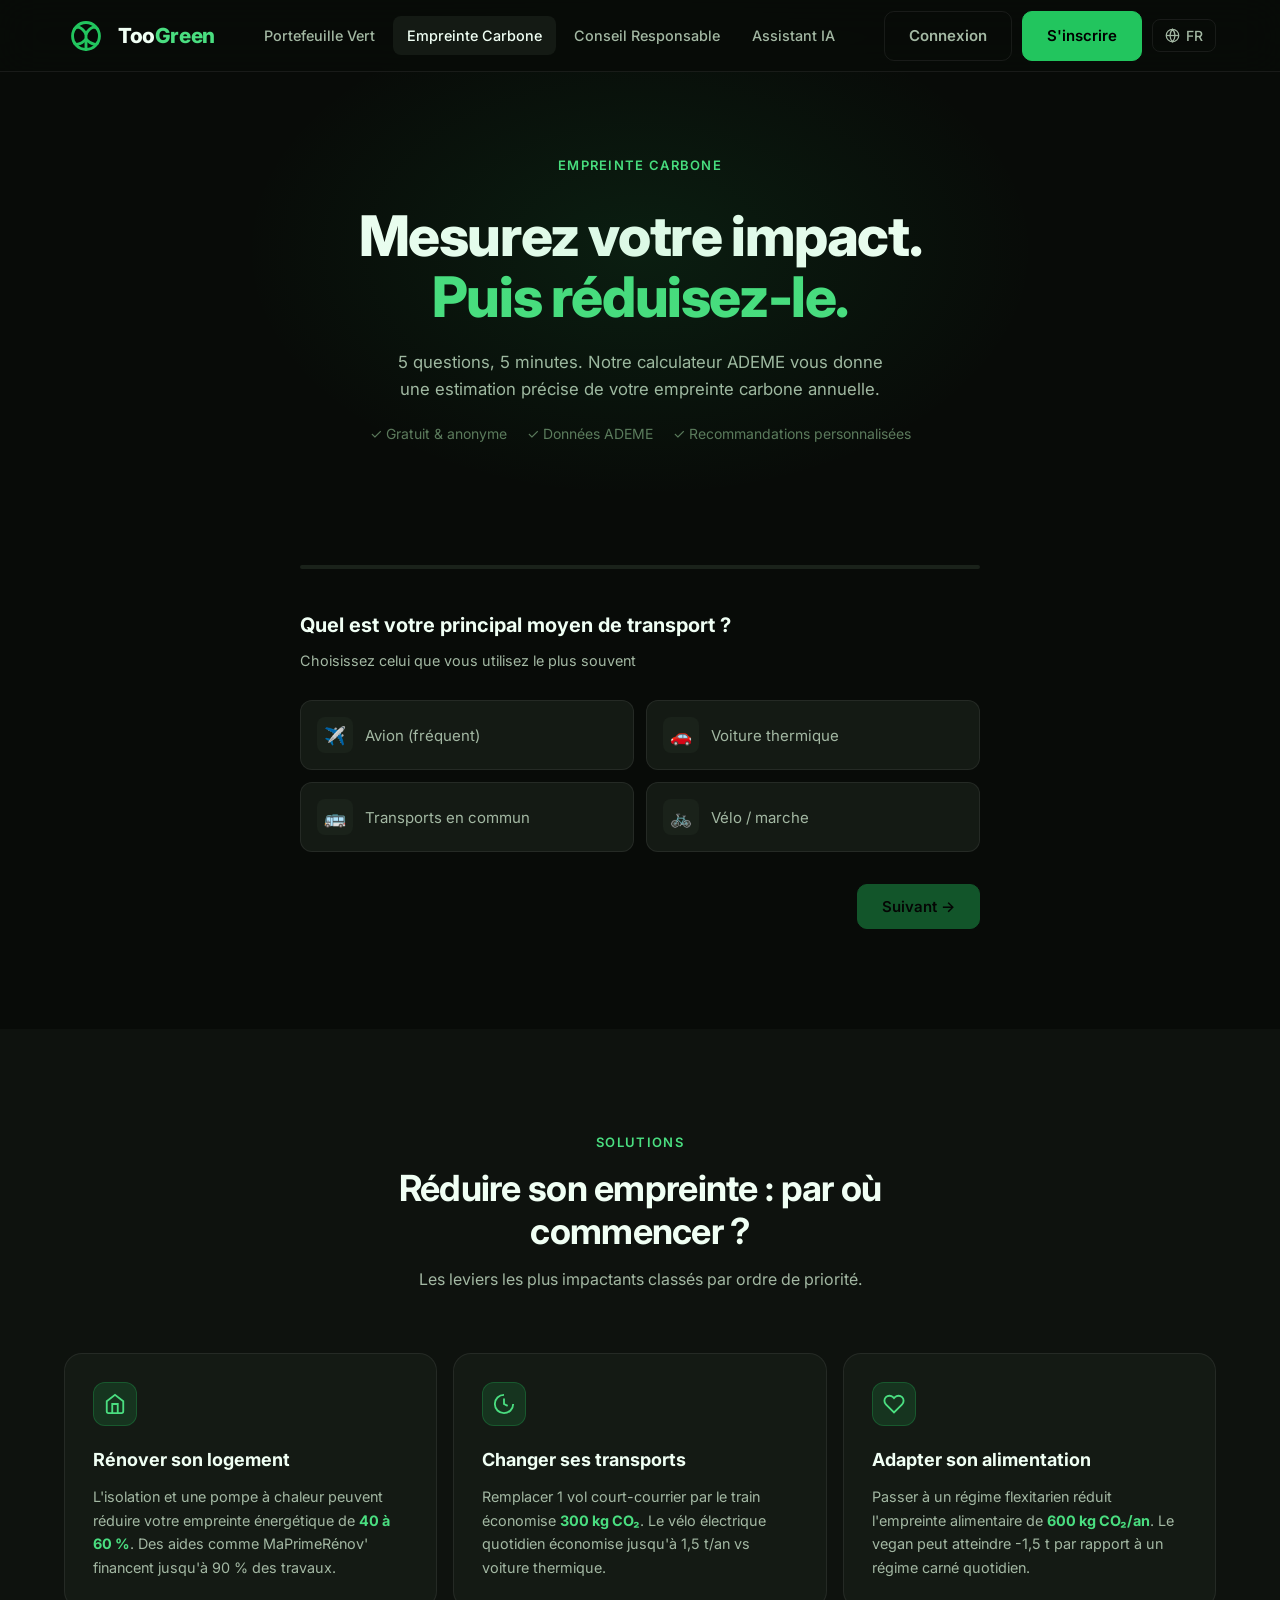
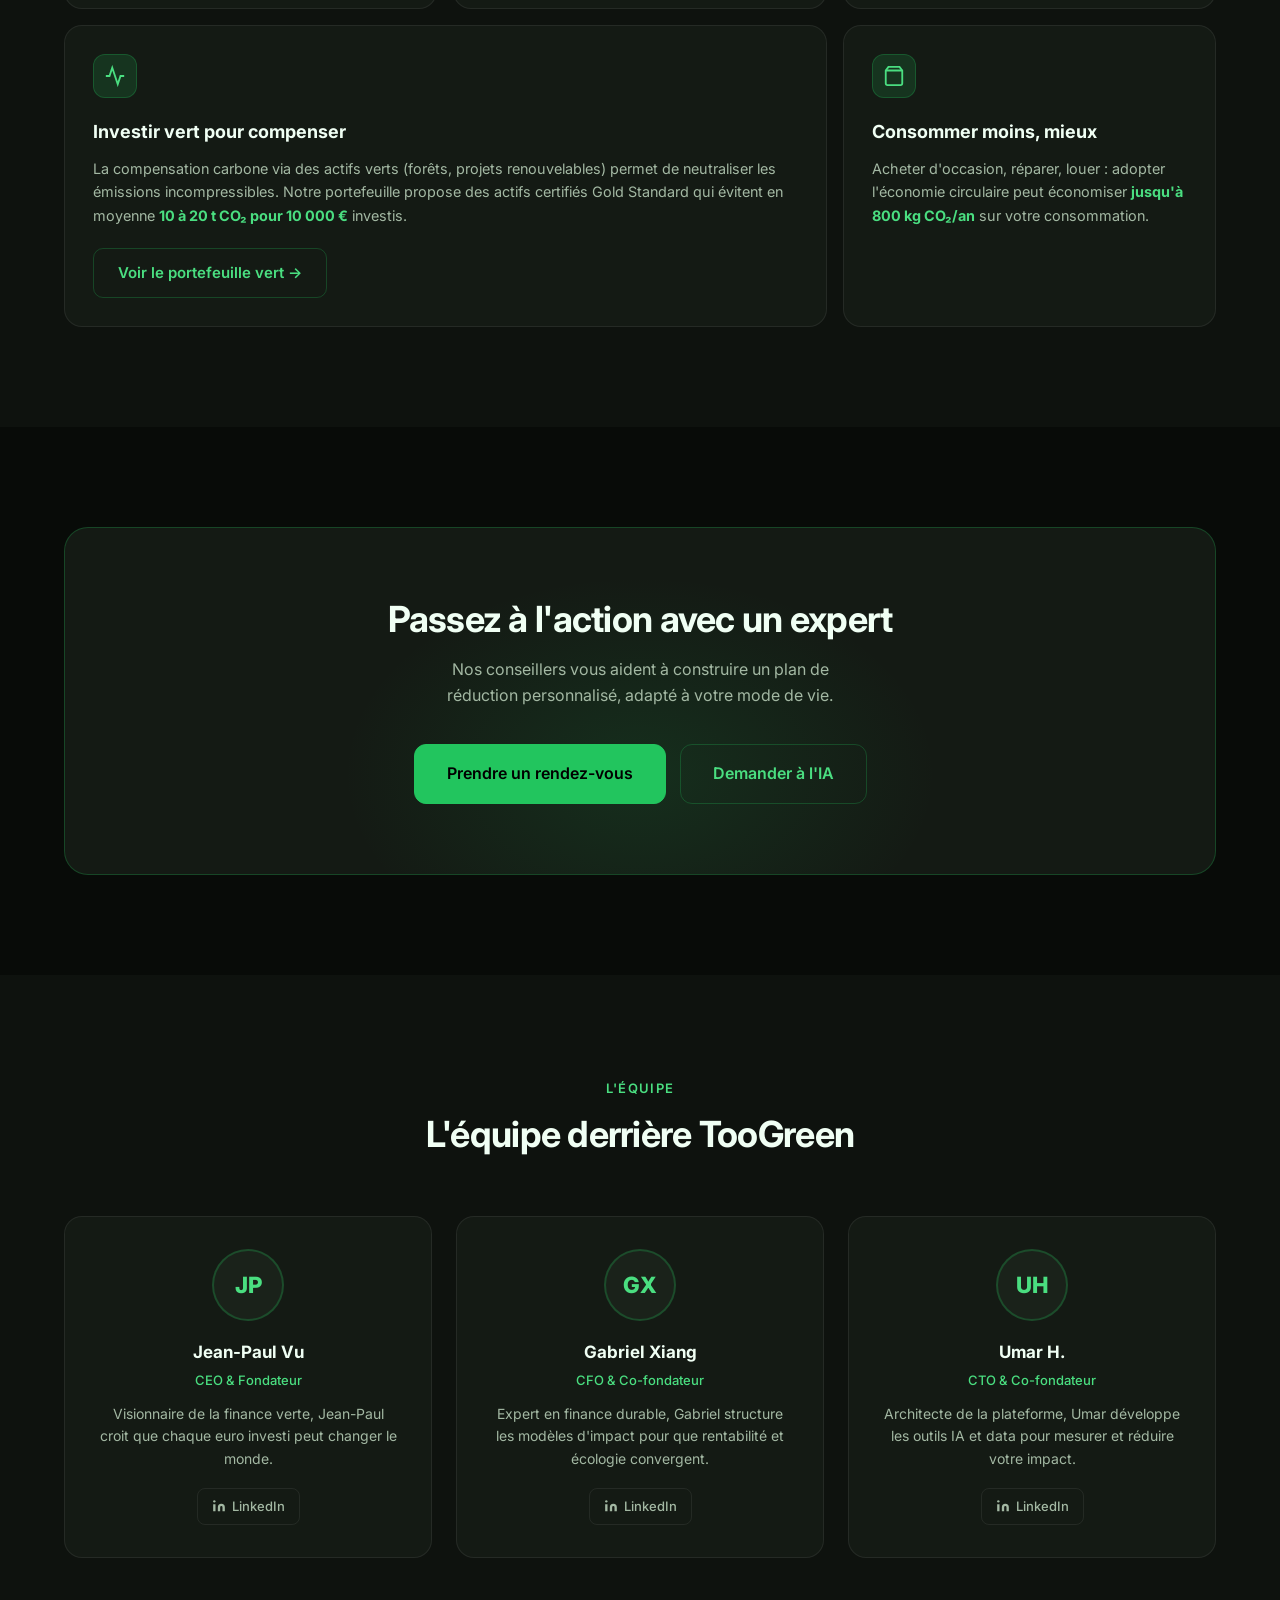
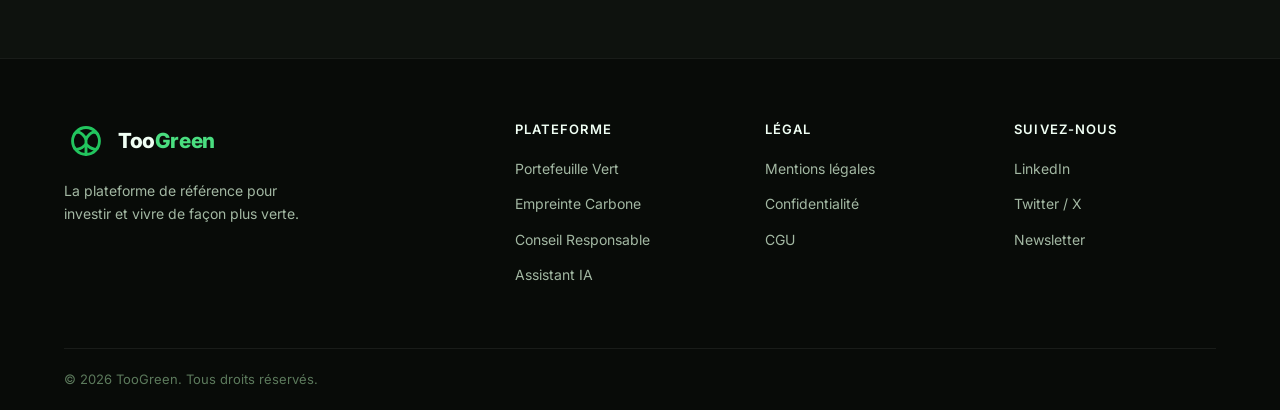
<file: empreinte.html>
﻿<!DOCTYPE html>
<html lang="fr">
<head>
  <meta charset="UTF-8" />
  <meta name="viewport" content="width=device-width, initial-scale=1.0" />
  <title>Empreinte Carbone — TooGreen</title>
  <link rel="stylesheet" href="style.css" />
</head>
<body>

  <!-- HEADER -->
  <header class="header" id="header">
    <div class="container header-inner">
      <a href="index.html" class="logo">
        <div class="logo-icon"><svg viewBox="0 0 100 100" fill="none" stroke="currentColor" stroke-width="9" stroke-linecap="round" stroke-linejoin="round" width="32" height="32" style="color:#22C55E"><circle cx="50" cy="50" r="42"/><line x1="50" y1="92" x2="50" y2="44"/><path d="M50 44 C36 20 20 18 14 29"/><path d="M50 44 C64 20 80 18 86 29"/><path d="M50 60 C30 80 14 78 14 71"/><path d="M50 60 C70 80 86 78 86 71"/></svg></div>
        <span>Too<em>Green</em></span>
      </a>
      <nav class="nav">
        <a href="portefeuille.html" class="nav-link">Portefeuille Vert</a>
        <a href="empreinte.html" class="nav-link active">Empreinte Carbone</a>
        <a href="conseil.html" class="nav-link">Conseil Responsable</a>
        <a href="assistant.html" class="nav-link">Assistant IA</a>
      </nav>
      <div class="header-actions">
        <a href="#" class="btn btn-ghost">Connexion</a>
        <a href="#" class="btn btn-primary">S'inscrire</a>
        <div class="lang-select" id="langSelect">
          <button class="lang-btn" id="langBtn">
            <svg viewBox="0 0 24 24" fill="none" stroke="currentColor" stroke-width="2" width="15" height="15"><circle cx="12" cy="12" r="10"/><line x1="2" y1="12" x2="22" y2="12"/><path d="M12 2a15.3 15.3 0 0 1 4 10 15.3 15.3 0 0 1-4 10 15.3 15.3 0 0 1-4-10 15.3 15.3 0 0 1 4-10z"/></svg>
            <span id="currentLang">FR</span>
          </button>
          <div class="lang-dropdown" id="langDropdown">
            <a href="#" data-lang="fr" class="active">🇫🇷 Français</a>
            <a href="#" data-lang="en">🇬🇧 English</a>
          </div>
        </div>
        <button class="burger" id="burger"><span></span><span></span><span></span></button>
      </div>
    </div>
  </header>
  <div class="mobile-menu" id="mobileMenu">
    <a href="portefeuille.html">Portefeuille Vert</a>
    <a href="empreinte.html">Empreinte Carbone</a>
    <a href="conseil.html">Conseil Responsable</a>
    <a href="assistant.html">Assistant IA</a>
    <div class="mobile-menu-actions">
      <a href="#" class="btn btn-ghost" style="width:100%;justify-content:center">Connexion</a>
      <a href="#" class="btn btn-primary" style="width:100%;justify-content:center">S'inscrire</a>
    </div>
  </div>

  <main>

    <!-- HERO -->
    <section class="page-hero">
      <div class="container">
        <span class="section-eyebrow">Empreinte Carbone</span>
        <h1 class="display-lg" style="max-width:700px;margin:16px auto 20px">
          Mesurez votre impact.<br><span style="color:var(--green-400)">Puis réduisez-le.</span>
        </h1>
        <p style="color:var(--text-secondary);max-width:500px;margin:0 auto 20px;font-size:1.05rem">
          5 questions, 5 minutes. Notre calculateur ADEME vous donne une estimation précise de votre empreinte carbone annuelle.
        </p>
        <div style="display:flex;gap:20px;justify-content:center;font-size:.875rem;color:var(--text-muted)">
          <span>✓ Gratuit &amp; anonyme</span>
          <span>✓ Données ADEME</span>
          <span>✓ Recommandations personnalisées</span>
        </div>
      </div>
    </section>

    <!-- QUIZ SECTION -->
    <section style="padding:60px 0 100px">
      <div class="container">

        <!-- Quiz wrapper -->
        <div id="quizWrapper">
          <div class="quiz-container" id="quizContainer">
            <!-- Rendered by QuizEngine in script.js -->
            <div style="text-align:center;padding:60px 20px;color:var(--text-muted)">Chargement du quiz…</div>
          </div>
        </div>

        <!-- Result (hidden until quiz complete) -->
        <div class="quiz-result" id="quizResult"></div>

      </div>
    </section>

    <!-- SOLUTIONS SECTION -->
    <section id="solutions" style="background:var(--bg-surface);padding:100px 0">
      <div class="container">
        <div class="section-header reveal">
          <span class="section-eyebrow">Solutions</span>
          <h2 class="display-md">Réduire son empreinte : par où commencer ?</h2>
          <p class="text-muted" style="margin-top:14px">Les leviers les plus impactants classés par ordre de priorité.</p>
        </div>

        <div class="bento-grid" style="margin-top:60px">

          <div class="bento-card reveal">
            <div class="card-icon"><svg viewBox="0 0 24 24" fill="none" stroke="currentColor" stroke-width="2"><path d="M3 9l9-7 9 7v11a2 2 0 0 1-2 2H5a2 2 0 0 1-2-2z"/><polyline points="9 22 9 12 15 12 15 22"/></svg></div>
            <h3>Rénover son logement</h3>
            <p>L'isolation et une pompe à chaleur peuvent réduire votre empreinte énergétique de <strong style="color:var(--green-400)">40 à 60 %</strong>. Des aides comme MaPrimeRénov' financent jusqu'à 90 % des travaux.</p>
          </div>

          <div class="bento-card reveal">
            <div class="card-icon"><svg viewBox="0 0 24 24" fill="none" stroke="currentColor" stroke-width="2"><path d="M12 2a10 10 0 1 0 10 10"/><path d="M12 6v6l4 2"/></svg></div>
            <h3>Changer ses transports</h3>
            <p>Remplacer 1 vol court-courrier par le train économise <strong style="color:var(--green-400)">300 kg CO₂</strong>. Le vélo électrique quotidien économise jusqu'à 1,5 t/an vs voiture thermique.</p>
          </div>

          <div class="bento-card reveal">
            <div class="card-icon"><svg viewBox="0 0 24 24" fill="none" stroke="currentColor" stroke-width="2"><path d="M20.84 4.61a5.5 5.5 0 0 0-7.78 0L12 5.67l-1.06-1.06a5.5 5.5 0 0 0-7.78 7.78l1.06 1.06L12 21.23l7.78-7.78 1.06-1.06a5.5 5.5 0 0 0 0-7.78z"/></svg></div>
            <h3>Adapter son alimentation</h3>
            <p>Passer à un régime flexitarien réduit l'empreinte alimentaire de <strong style="color:var(--green-400)">600 kg CO₂/an</strong>. Le vegan peut atteindre -1,5 t par rapport à un régime carné quotidien.</p>
          </div>

          <div class="bento-card span-2 reveal">
            <div class="card-icon"><svg viewBox="0 0 24 24" fill="none" stroke="currentColor" stroke-width="2"><polyline points="22 12 18 12 15 21 9 3 6 12 2 12"/></svg></div>
            <h3>Investir vert pour compenser</h3>
            <p>La compensation carbone via des actifs verts (forêts, projets renouvelables) permet de neutraliser les émissions incompressibles. Notre portefeuille propose des actifs certifiés Gold Standard qui évitent en moyenne <strong style="color:var(--green-400)">10 à 20 t CO₂ pour 10 000 €</strong> investis.</p>
            <a href="portefeuille.html" class="btn btn-outline" style="margin-top:20px">Voir le portefeuille vert →</a>
          </div>

          <div class="bento-card reveal">
            <div class="card-icon"><svg viewBox="0 0 24 24" fill="none" stroke="currentColor" stroke-width="2"><path d="M6 2L3 6v14a2 2 0 0 0 2 2h14a2 2 0 0 0 2-2V6l-3-4z"/><line x1="3" y1="6" x2="21" y2="6"/></svg></div>
            <h3>Consommer moins, mieux</h3>
            <p>Acheter d'occasion, réparer, louer : adopter l'économie circulaire peut économiser <strong style="color:var(--green-400)">jusqu'à 800 kg CO₂/an</strong> sur votre consommation.</p>
          </div>

        </div>
      </div>
    </section>

    <!-- CTA -->
    <section class="cta-section">
      <div class="container">
        <div class="cta-inner reveal">
          <h2 class="display-md">Passez à l'action avec un expert</h2>
          <p>Nos conseillers vous aident à construire un plan de réduction personnalisé, adapté à votre mode de vie.</p>
          <div class="cta-btns">
            <a href="conseil.html" class="btn btn-primary btn-lg">Prendre un rendez-vous</a>
            <a href="assistant.html" class="btn btn-outline btn-lg">Demander à l'IA</a>
          </div>
        </div>
      </div>
    </section>

  </main>

  <!-- TEAM -->
  <section class="team">
    <div class="container">
      <div class="section-header reveal"><span class="section-eyebrow">L'équipe</span><h2 class="display-md">L'équipe derrière TooGreen</h2></div>
      <div class="team-grid">
        <div class="team-card reveal"><div class="team-avatar">JP</div><div class="team-name">Jean-Paul Vu</div><div class="team-role">CEO & Fondateur</div><p class="team-bio">Visionnaire de la finance verte, Jean-Paul croit que chaque euro investi peut changer le monde.</p><a href="https://www.linkedin.com/in/jean-paul-vu-a958512ba/" target="_blank" class="team-linkedin"><svg viewBox="0 0 24 24" fill="currentColor" width="14" height="14"><path d="M16 8a6 6 0 0 1 6 6v7h-4v-7a2 2 0 0 0-2-2 2 2 0 0 0-2 2v7h-4v-7a6 6 0 0 1 6-6zM2 9h4v12H2z"/><circle cx="4" cy="4" r="2"/></svg>LinkedIn</a></div>
        <div class="team-card reveal"><div class="team-avatar">GX</div><div class="team-name">Gabriel Xiang</div><div class="team-role">CFO & Co-fondateur</div><p class="team-bio">Expert en finance durable, Gabriel structure les modèles d'impact pour que rentabilité et écologie convergent.</p><a href="https://www.linkedin.com/in/gabriel-xiang-/" target="_blank" class="team-linkedin"><svg viewBox="0 0 24 24" fill="currentColor" width="14" height="14"><path d="M16 8a6 6 0 0 1 6 6v7h-4v-7a2 2 0 0 0-2-2 2 2 0 0 0-2 2v7h-4v-7a6 6 0 0 1 6-6zM2 9h4v12H2z"/><circle cx="4" cy="4" r="2"/></svg>LinkedIn</a></div>
        <div class="team-card reveal"><div class="team-avatar">UH</div><div class="team-name">Umar H.</div><div class="team-role">CTO & Co-fondateur</div><p class="team-bio">Architecte de la plateforme, Umar développe les outils IA et data pour mesurer et réduire votre impact.</p><a href="https://www.linkedin.com/in/umar-h-but3/" target="_blank" class="team-linkedin"><svg viewBox="0 0 24 24" fill="currentColor" width="14" height="14"><path d="M16 8a6 6 0 0 1 6 6v7h-4v-7a2 2 0 0 0-2-2 2 2 0 0 0-2 2v7h-4v-7a6 6 0 0 1 6-6zM2 9h4v12H2z"/><circle cx="4" cy="4" r="2"/></svg>LinkedIn</a></div>
      </div>
    </div>
  </section>

  <footer class="footer">
    <div class="container">
      <div class="footer-top">
        <div class="footer-brand"><a href="index.html" class="logo"><div class="logo-icon"><svg viewBox="0 0 100 100" fill="none" stroke="currentColor" stroke-width="9" stroke-linecap="round" stroke-linejoin="round" width="32" height="32" style="color:#22C55E"><circle cx="50" cy="50" r="42"/><line x1="50" y1="92" x2="50" y2="44"/><path d="M50 44 C36 20 20 18 14 29"/><path d="M50 44 C64 20 80 18 86 29"/><path d="M50 60 C30 80 14 78 14 71"/><path d="M50 60 C70 80 86 78 86 71"/></svg></div><span>Too<em>Green</em></span></a><p style="margin-top:14px">La plateforme de référence pour investir et vivre de façon plus verte.</p></div>
        <div class="footer-col"><h4>Plateforme</h4><ul><li><a href="portefeuille.html">Portefeuille Vert</a></li><li><a href="empreinte.html">Empreinte Carbone</a></li><li><a href="conseil.html">Conseil Responsable</a></li><li><a href="assistant.html">Assistant IA</a></li></ul></div>
        <div class="footer-col"><h4>Légal</h4><ul><li><a href="#">Mentions légales</a></li><li><a href="#">Confidentialité</a></li><li><a href="#">CGU</a></li></ul></div>
        <div class="footer-col"><h4>Suivez-nous</h4><ul><li><a href="#">LinkedIn</a></li><li><a href="#">Twitter / X</a></li><li><a href="#">Newsletter</a></li></ul></div>
      </div>
      <div class="footer-bottom"><span>© 2026 TooGreen. Tous droits réservés.</span></div>
    </div>
  </footer>

  <script src="script.js"></script>
</body>
</html>
</file>
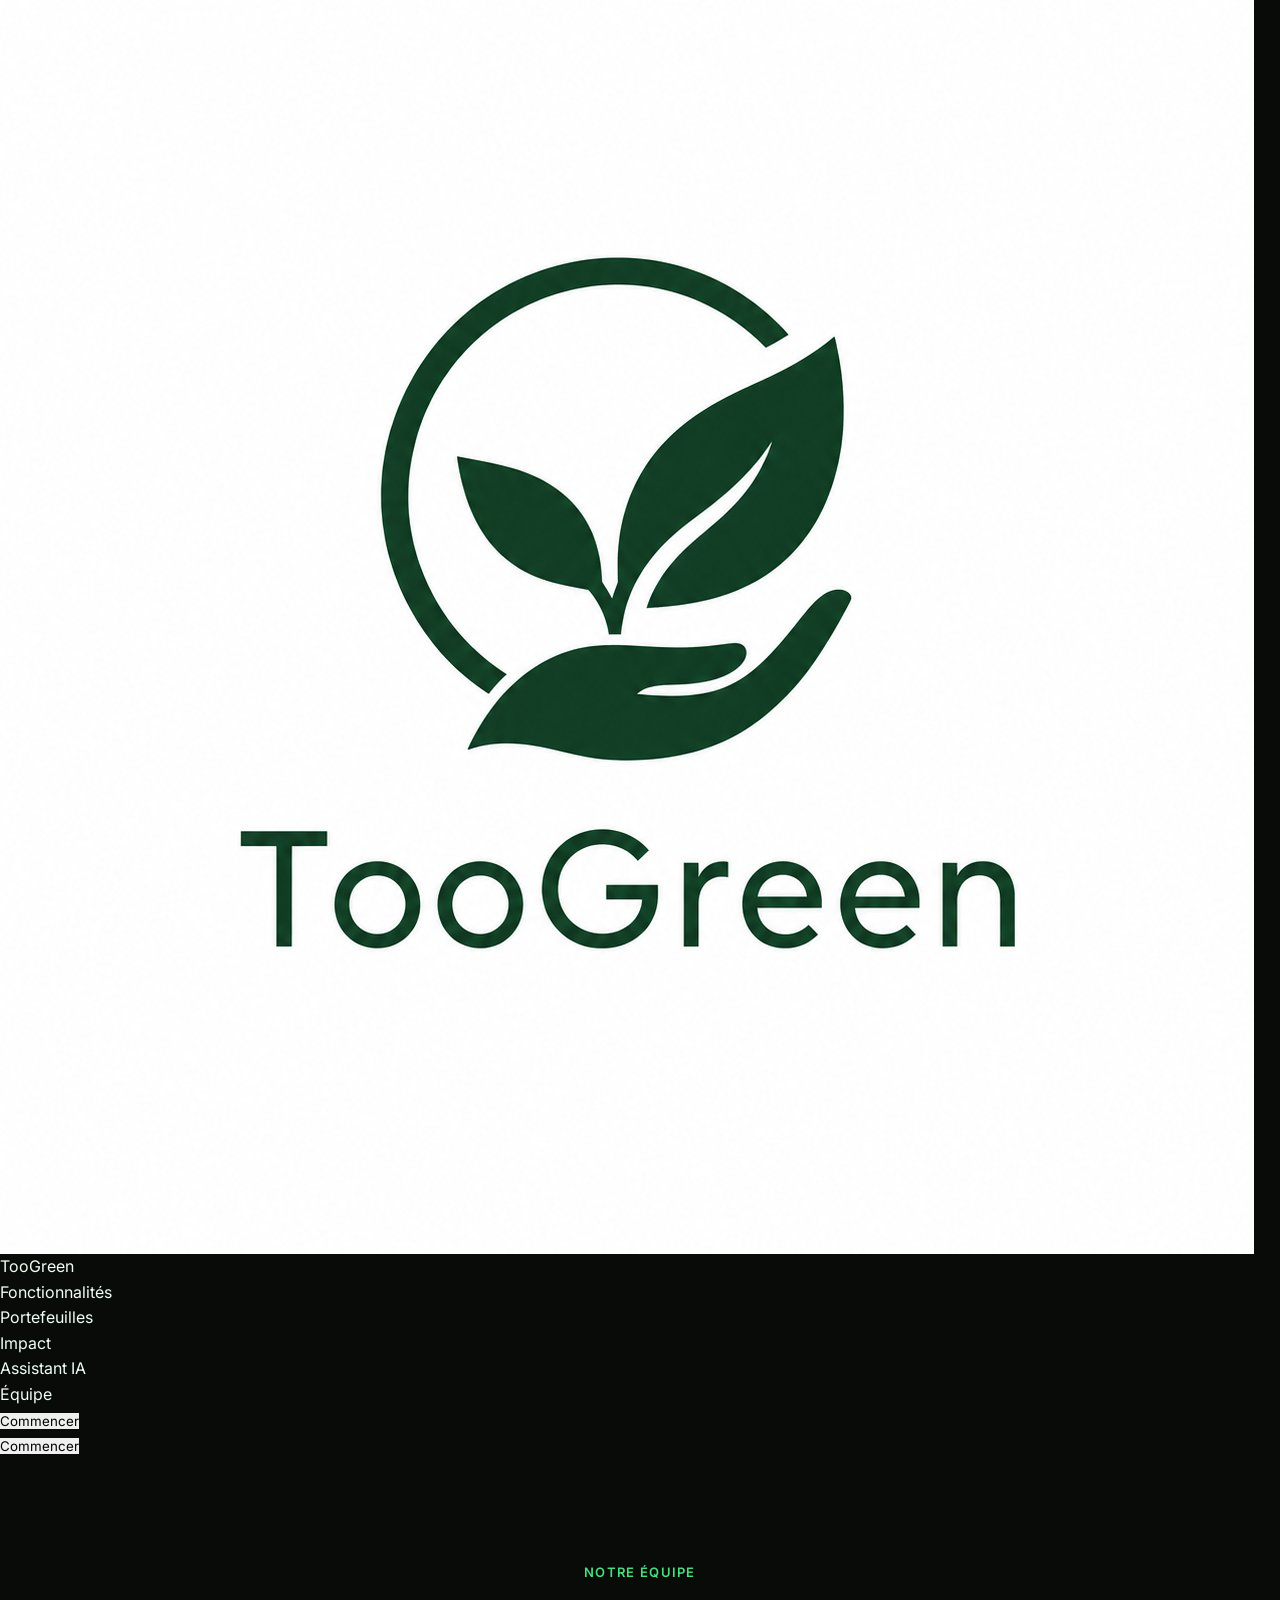
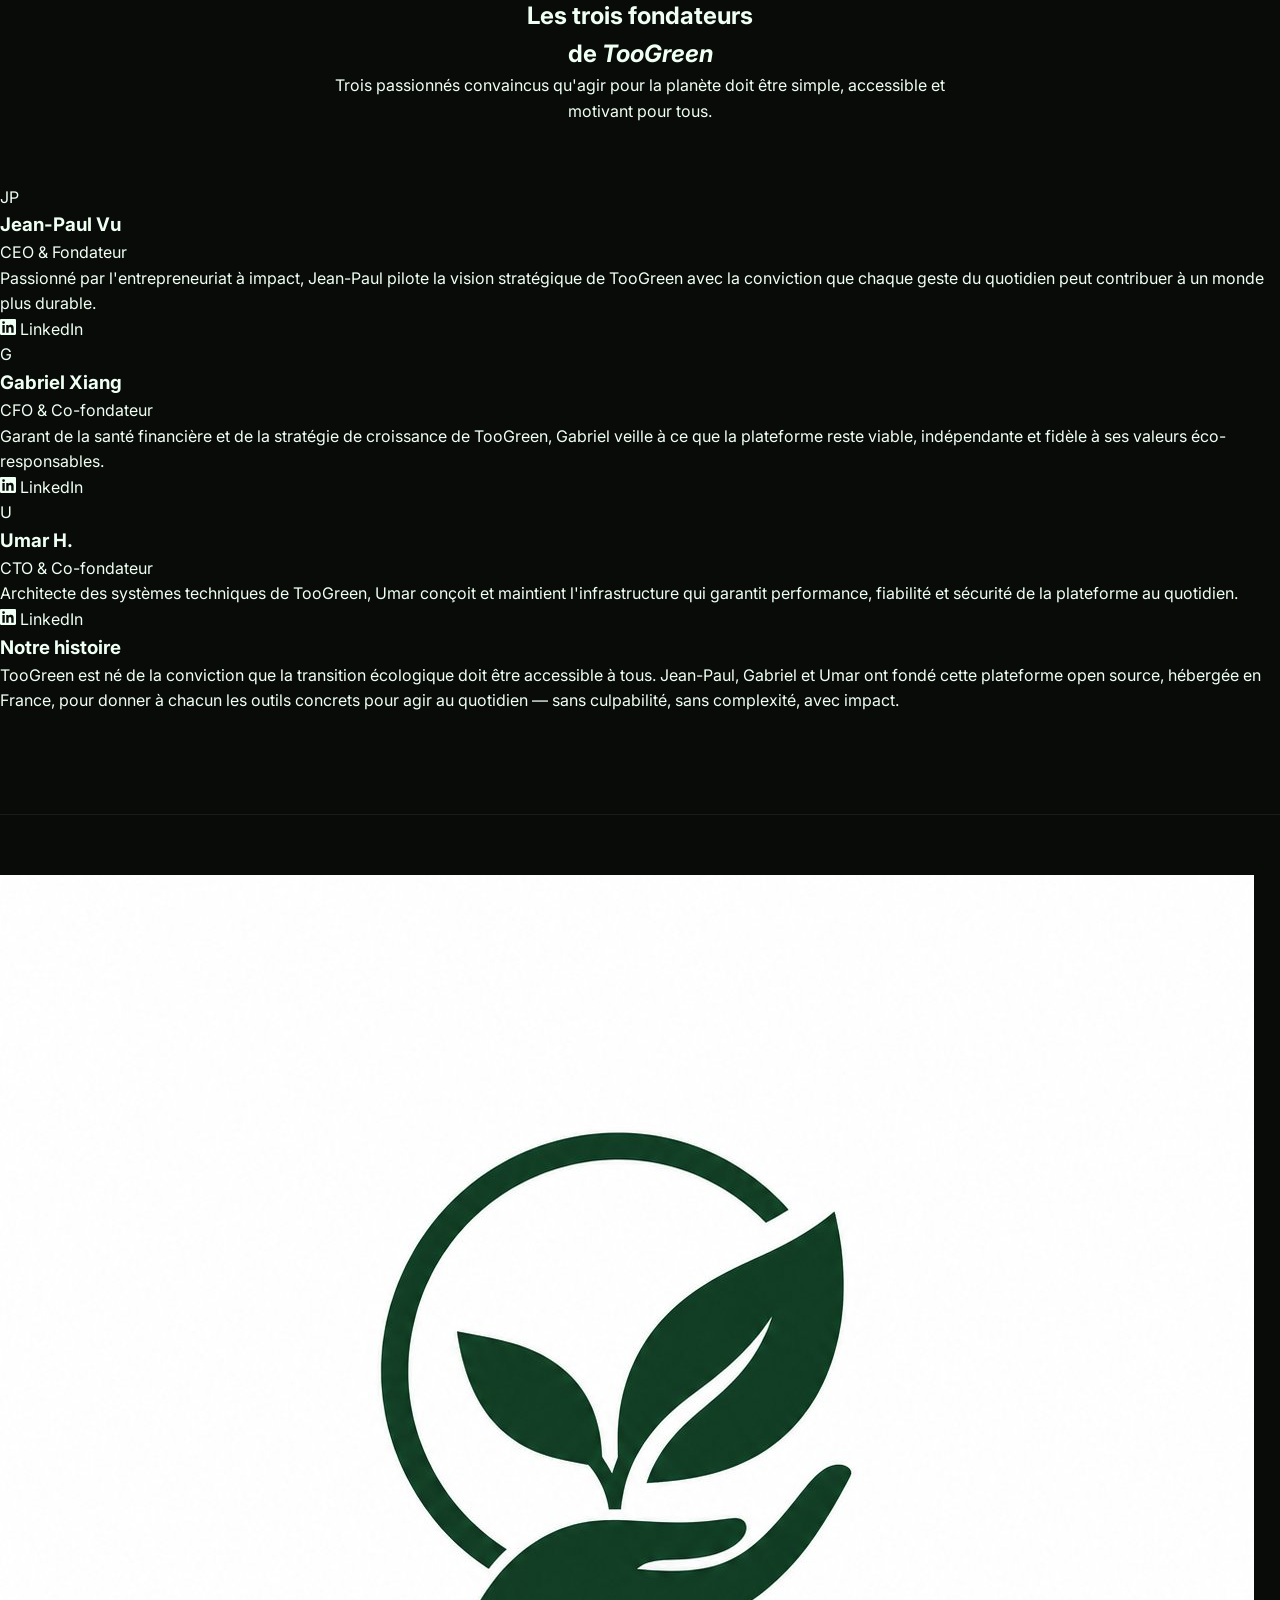
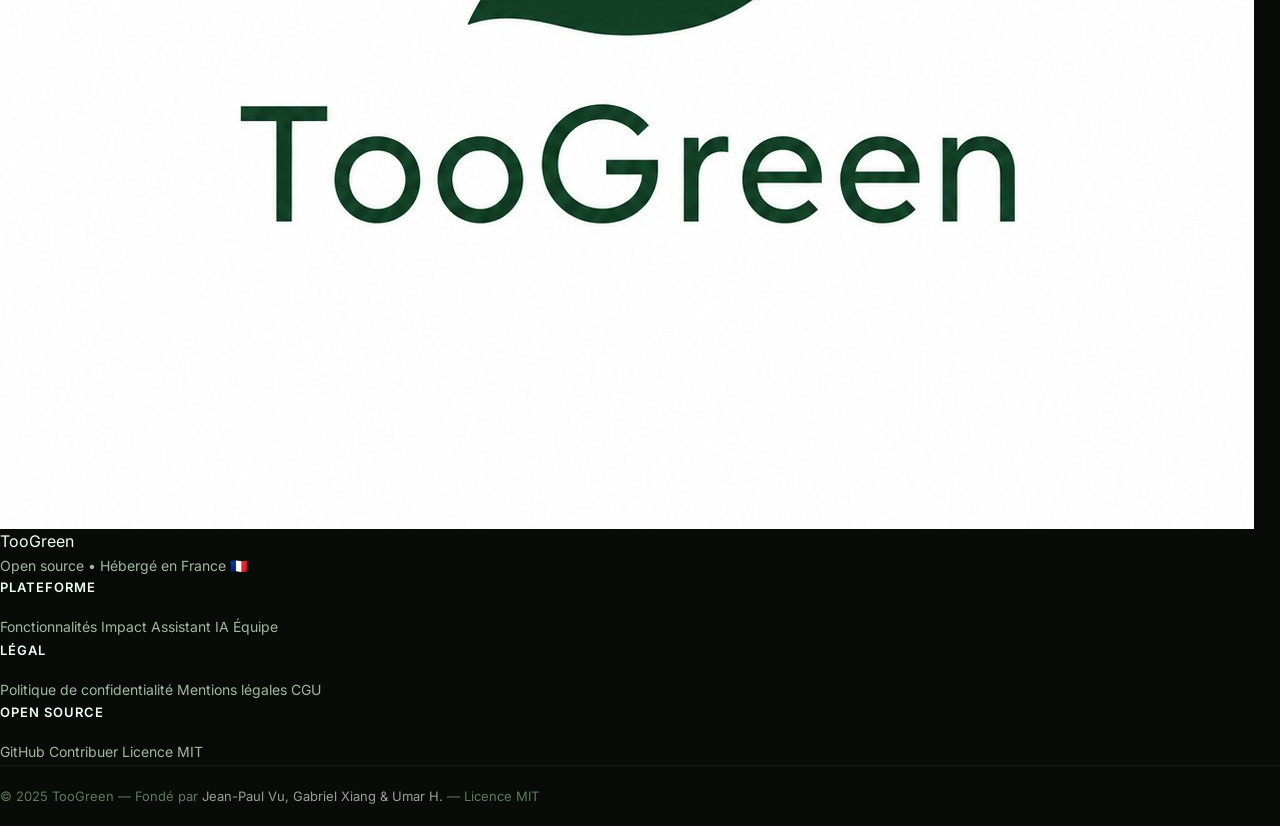
<file: equipe.html>
<!DOCTYPE html>
<html lang="fr">
<head>
  <meta charset="UTF-8" />
  <meta name="viewport" content="width=device-width, initial-scale=1.0" />
  <title>Notre Équipe — TooGreen</title>
  <link rel="icon" href="logo.png" />
  <link rel="preconnect" href="https://fonts.googleapis.com" />
  <link rel="preconnect" href="https://fonts.gstatic.com" crossorigin />
  <link href="https://fonts.googleapis.com/css2?family=Poppins:wght@300;400;500;600;700&family=Playfair+Display:ital,wght@0,700;1,400&display=swap" rel="stylesheet" />
  <link rel="stylesheet" href="style.css" />
</head>
<body>

  <!-- ======================== NAVBAR ======================== -->
  <nav class="navbar" id="navbar">
    <div class="nav-container">
      <a href="index.html" class="nav-logo">
        <img src="logo.png" alt="TooGreen Logo" class="nav-logo-img" />
        <span class="nav-logo-text">TooGreen</span>
      </a>
      <ul class="nav-links" id="navLinks">
        <li><a href="fonctionnalites.html">Fonctionnalités</a></li>
        <li><a href="portefeuilles.html">Portefeuilles</a></li>
        <li><a href="impact.html">Impact</a></li>
        <li><a href="assistant.html">Assistant IA</a></li>
        <li><a href="equipe.html">Équipe</a></li>
        <li class="nav-mobile-cta"><button class="nav-cta" onclick="location.href='assistant.html'">Commencer</button></li>
      </ul>
      <button class="nav-cta" onclick="location.href='assistant.html'">Commencer</button>
      <button class="hamburger" id="hamburger" aria-label="Menu">
        <span></span><span></span><span></span>
      </button>
    </div>
  </nav>

  <!-- ======================== ÉQUIPE ======================== -->
  <section class="equipe-section page-top" id="equipe">
    <div class="section-container">

      <div class="section-header">
        <span class="section-eyebrow">Notre Équipe</span>
        <h2 class="section-title">Les trois fondateurs<br/>de <em>TooGreen</em></h2>
        <p class="section-sub">Trois passionnés convaincus qu'agir pour la planète doit être simple, accessible et motivant pour tous.</p>
      </div>

      <div class="founders-grid">

        <!-- Jean-Paul Vu — CEO -->
        <div class="founder-card glass-card">
          <div class="founder-avatar">JP</div>
          <h3 class="founder-name">Jean-Paul Vu</h3>
          <span class="founder-role">CEO &amp; Fondateur</span>
          <p class="founder-bio">Passionné par l'entrepreneuriat à impact, Jean-Paul pilote la vision stratégique de TooGreen avec la conviction que chaque geste du quotidien peut contribuer à un monde plus durable.</p>
          <a href="https://www.linkedin.com/in/jean-paul-vu-a958512ba/" target="_blank" rel="noopener" class="btn-linkedin">
            <svg width="16" height="16" viewBox="0 0 24 24" fill="currentColor"><path d="M20.447 20.452h-3.554v-5.569c0-1.328-.027-3.037-1.852-3.037-1.853 0-2.136 1.445-2.136 2.939v5.667H9.351V9h3.414v1.561h.046c.477-.9 1.637-1.85 3.37-1.85 3.601 0 4.267 2.37 4.267 5.455v6.286zM5.337 7.433a2.062 2.062 0 01-2.063-2.065 2.064 2.064 0 112.063 2.065zm1.782 13.019H3.555V9h3.564v11.452zM22.225 0H1.771C.792 0 0 .774 0 1.729v20.542C0 23.227.792 24 1.771 24h20.451C23.2 24 24 23.227 24 22.271V1.729C24 .774 23.2 0 22.222 0h.003z"/></svg>
            LinkedIn
          </a>
        </div>

        <!-- Gabriel Xiang — CFO -->
        <div class="founder-card glass-card">
          <div class="founder-avatar">G</div>
          <h3 class="founder-name">Gabriel Xiang</h3>
          <span class="founder-role">CFO &amp; Co-fondateur</span>
          <p class="founder-bio">Garant de la santé financière et de la stratégie de croissance de TooGreen, Gabriel veille à ce que la plateforme reste viable, indépendante et fidèle à ses valeurs éco-responsables.</p>
          <a href="https://www.linkedin.com/in/gabriel-xiang-/" target="_blank" rel="noopener" class="btn-linkedin">
            <svg width="16" height="16" viewBox="0 0 24 24" fill="currentColor"><path d="M20.447 20.452h-3.554v-5.569c0-1.328-.027-3.037-1.852-3.037-1.853 0-2.136 1.445-2.136 2.939v5.667H9.351V9h3.414v1.561h.046c.477-.9 1.637-1.85 3.37-1.85 3.601 0 4.267 2.37 4.267 5.455v6.286zM5.337 7.433a2.062 2.062 0 01-2.063-2.065 2.064 2.064 0 112.063 2.065zm1.782 13.019H3.555V9h3.564v11.452zM22.225 0H1.771C.792 0 0 .774 0 1.729v20.542C0 23.227.792 24 1.771 24h20.451C23.2 24 24 23.227 24 22.271V1.729C24 .774 23.2 0 22.222 0h.003z"/></svg>
            LinkedIn
          </a>
        </div>

        <!-- Umar H — CTO -->
        <div class="founder-card glass-card">
          <div class="founder-avatar">U</div>
          <h3 class="founder-name">Umar H.</h3>
          <span class="founder-role">CTO &amp; Co-fondateur</span>
          <p class="founder-bio">Architecte des systèmes techniques de TooGreen, Umar conçoit et maintient l'infrastructure qui garantit performance, fiabilité et sécurité de la plateforme au quotidien.</p>
          <a href="https://www.linkedin.com/in/umar-h-but3/" target="_blank" rel="noopener" class="btn-linkedin">
            <svg width="16" height="16" viewBox="0 0 24 24" fill="currentColor"><path d="M20.447 20.452h-3.554v-5.569c0-1.328-.027-3.037-1.852-3.037-1.853 0-2.136 1.445-2.136 2.939v5.667H9.351V9h3.414v1.561h.046c.477-.9 1.637-1.85 3.37-1.85 3.601 0 4.267 2.37 4.267 5.455v6.286zM5.337 7.433a2.062 2.062 0 01-2.063-2.065 2.064 2.064 0 112.063 2.065zm1.782 13.019H3.555V9h3.564v11.452zM22.225 0H1.771C.792 0 0 .774 0 1.729v20.542C0 23.227.792 24 1.771 24h20.451C23.2 24 24 23.227 24 22.271V1.729C24 .774 23.2 0 22.222 0h.003z"/></svg>
            LinkedIn
          </a>
        </div>

      </div>

      <!-- Notre histoire -->
      <div class="founders-story glass-card">
        <h3>Notre histoire</h3>
        <p>TooGreen est né de la conviction que la transition écologique doit être accessible à tous. Jean-Paul, Gabriel et Umar ont fondé cette plateforme open source, hébergée en France, pour donner à chacun les outils concrets pour agir au quotidien — sans culpabilité, sans complexité, avec impact.</p>
      </div>

    </div>
  </section>

  <!-- ======================== FOOTER ======================== -->
  <footer class="footer">
    <div class="footer-container">
      <div class="footer-brand">
        <img src="logo.png" alt="TooGreen" class="footer-logo" />
        <span>TooGreen</span>
        <p>Open source • Hébergé en France 🇫🇷</p>
      </div>
      <div class="footer-links">
        <div class="footer-col">
          <h4>Plateforme</h4>
          <a href="fonctionnalites.html">Fonctionnalités</a>
          <a href="impact.html">Impact</a>
          <a href="assistant.html">Assistant IA</a>
          <a href="equipe.html">Équipe</a>
        </div>
        <div class="footer-col">
          <h4>Légal</h4>
          <a href="#">Politique de confidentialité</a>
          <a href="#">Mentions légales</a>
          <a href="#">CGU</a>
        </div>
        <div class="footer-col">
          <h4>Open Source</h4>
          <a href="#">GitHub</a>
          <a href="#">Contribuer</a>
          <a href="#">Licence MIT</a>
        </div>
      </div>
    </div>
    <div class="footer-bottom">
      <p>© 2025 TooGreen — Fondé par <a href="equipe.html" style="color:rgba(255,255,255,0.6);text-decoration:none;">Jean-Paul Vu, Gabriel Xiang &amp; Umar H.</a> — Licence MIT</p>
    </div>
  </footer>

  <script src="script.js"></script>
</body>
</html>
</file>
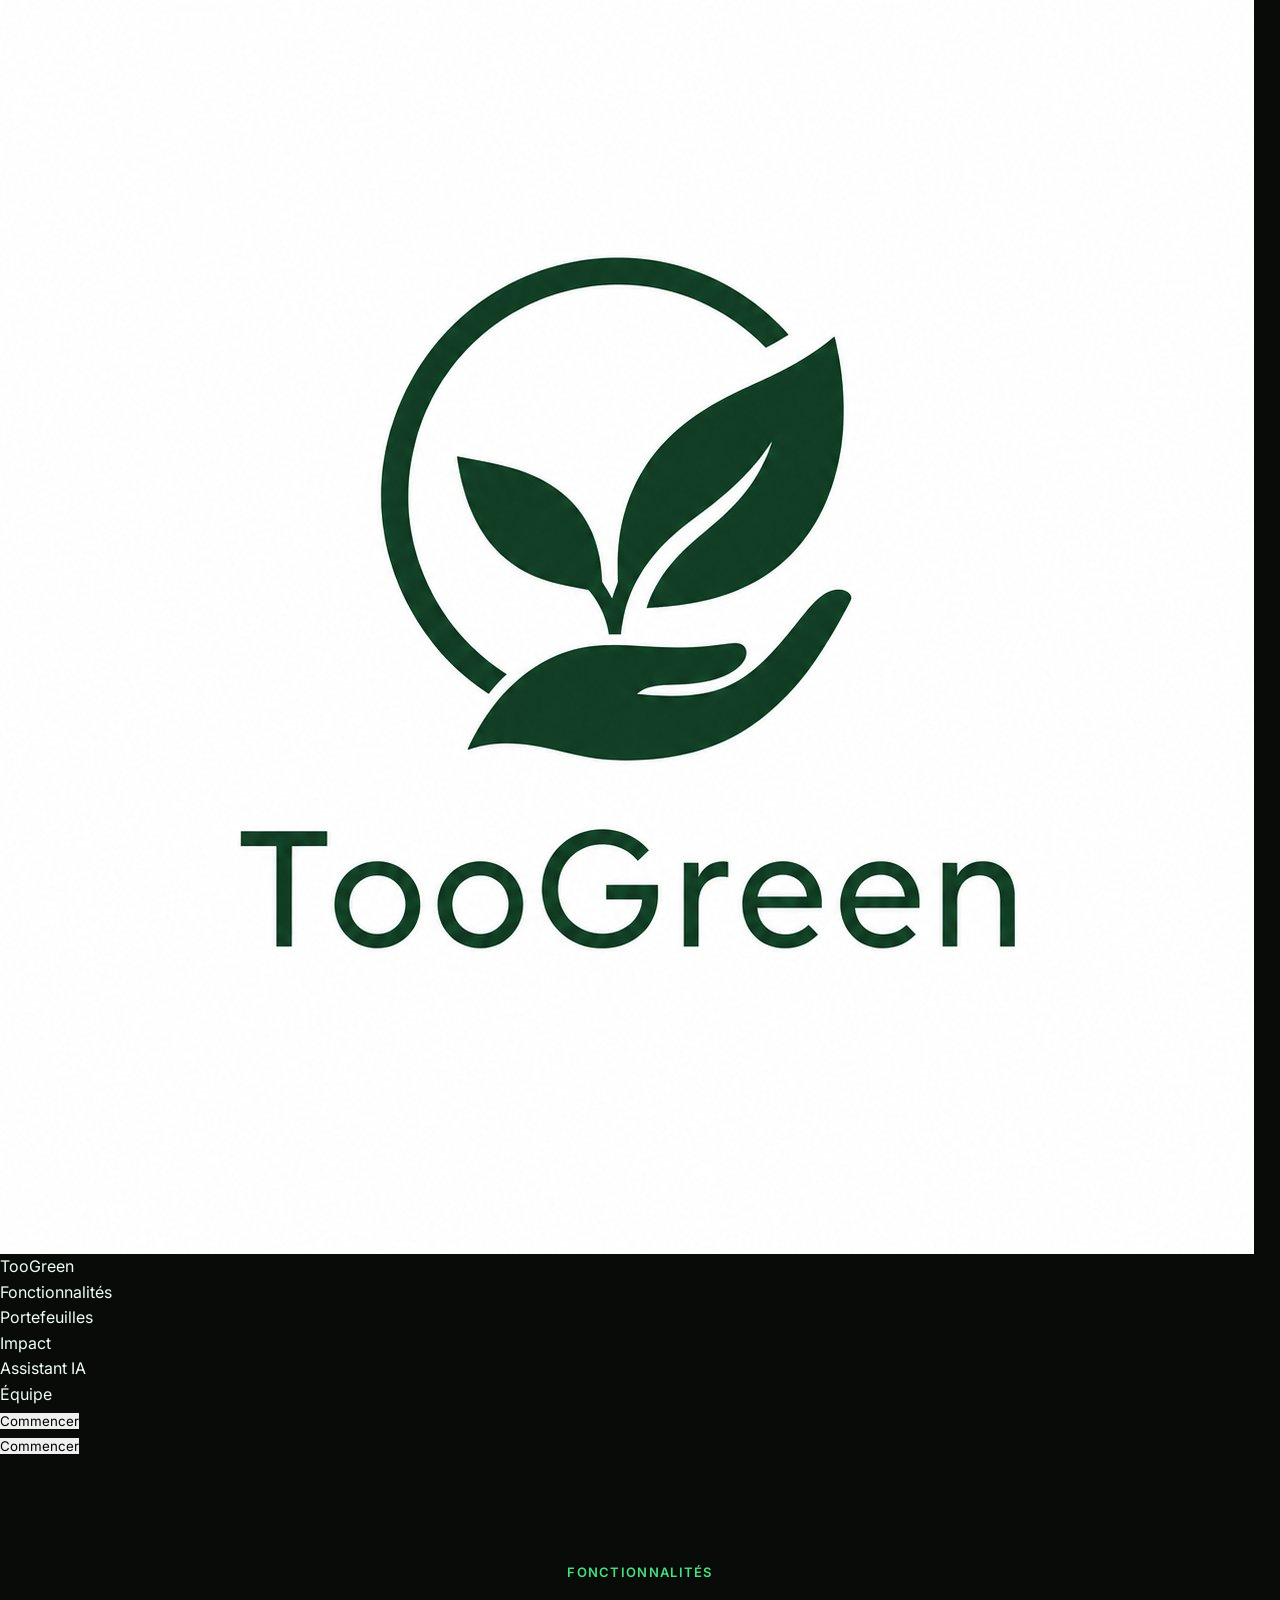
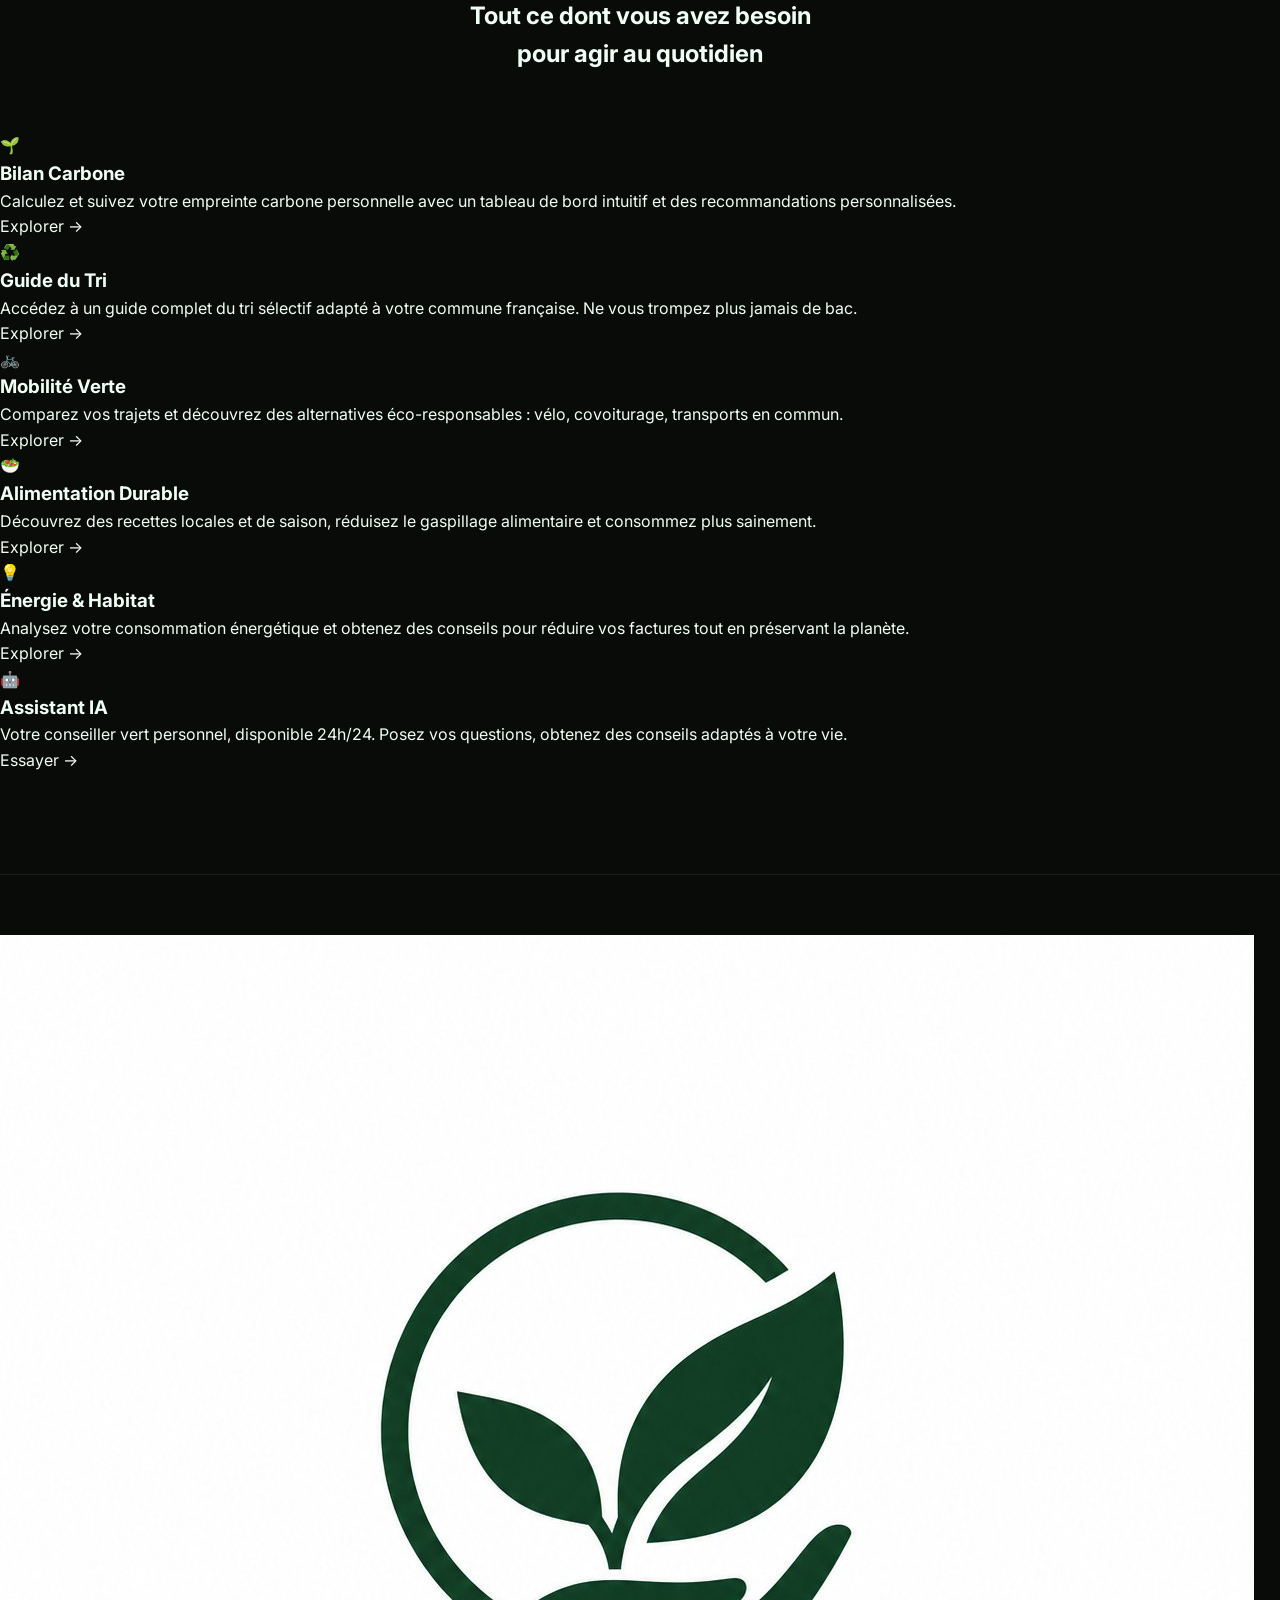
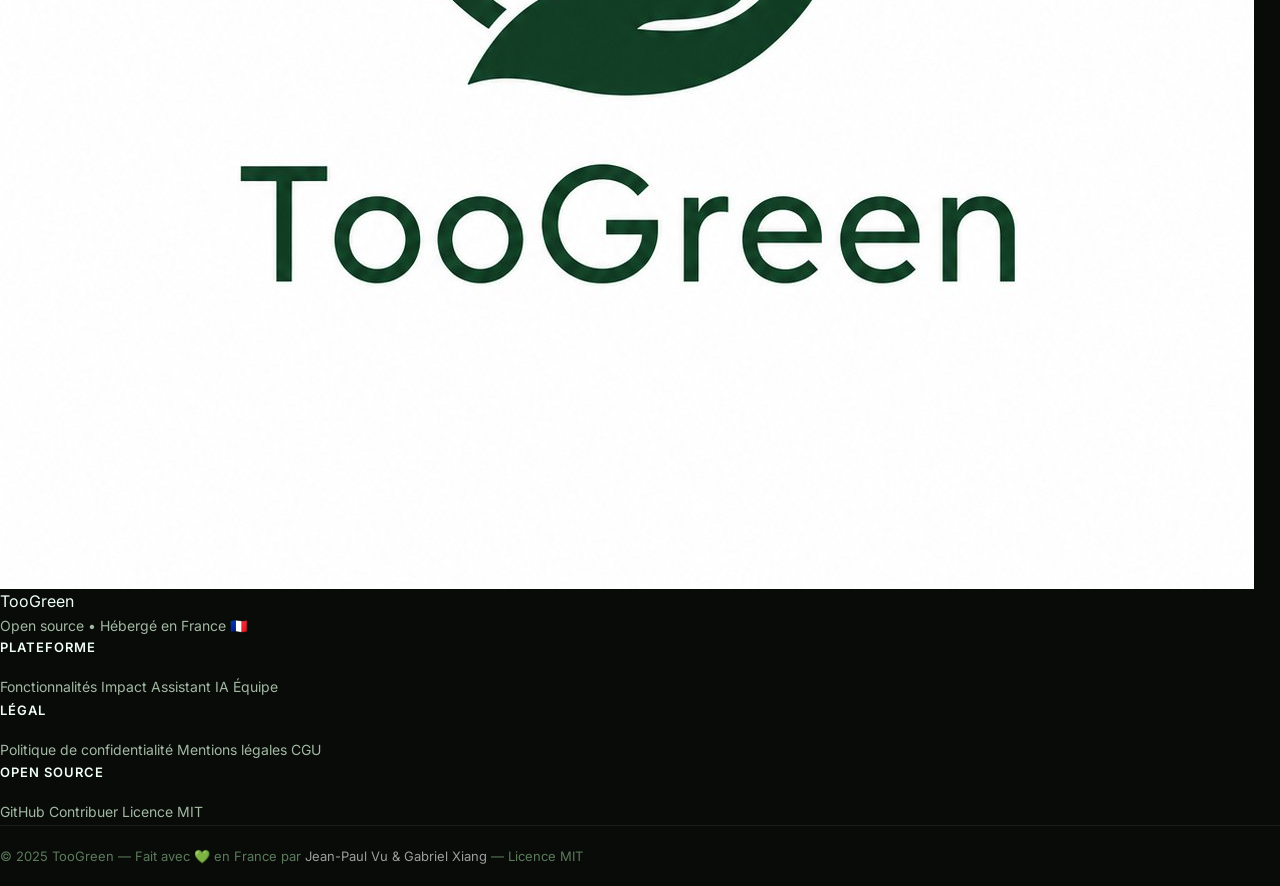
<file: fonctionnalites.html>
<!DOCTYPE html>
<html lang="fr">
<head>
  <meta charset="UTF-8" />
  <meta name="viewport" content="width=device-width, initial-scale=1.0" />
  <title>Fonctionnalités — TooGreen</title>
  <link rel="icon" href="logo.png" />
  <link rel="preconnect" href="https://fonts.googleapis.com" />
  <link rel="preconnect" href="https://fonts.gstatic.com" crossorigin />
  <link href="https://fonts.googleapis.com/css2?family=Poppins:wght@300;400;500;600;700&family=Playfair+Display:ital,wght@0,700;1,400&display=swap" rel="stylesheet" />
  <link rel="stylesheet" href="style.css" />
</head>
<body>

  <!-- ======================== NAVBAR ======================== -->
  <nav class="navbar" id="navbar">
    <div class="nav-container">
      <a href="index.html" class="nav-logo">
        <img src="logo.png" alt="TooGreen Logo" class="nav-logo-img" />
        <span class="nav-logo-text">TooGreen</span>
      </a>
      <ul class="nav-links" id="navLinks">
        <li><a href="fonctionnalites.html">Fonctionnalités</a></li>
        <li><a href="portefeuilles.html">Portefeuilles</a></li>
        <li><a href="impact.html">Impact</a></li>
        <li><a href="assistant.html">Assistant IA</a></li>
        <li><a href="equipe.html">Équipe</a></li>
        <li class="nav-mobile-cta"><button class="nav-cta" onclick="location.href='assistant.html'">Commencer</button></li>
      </ul>
      <button class="nav-cta" onclick="location.href='assistant.html'">Commencer</button>
      <button class="hamburger" id="hamburger" aria-label="Menu">
        <span></span><span></span><span></span>
      </button>
    </div>
  </nav>

  <!-- ======================== FEATURES ======================== -->
  <section class="features page-top" id="features">
    <div class="section-container">
      <div class="section-header">
        <span class="section-eyebrow">Fonctionnalités</span>
        <h2 class="section-title">Tout ce dont vous avez besoin<br/>pour agir au quotidien</h2>
      </div>
      <div class="features-grid">

        <div class="feature-card glass-card" data-delay="0">
          <div class="feature-icon">🌱</div>
          <h3>Bilan Carbone</h3>
          <p>Calculez et suivez votre empreinte carbone personnelle avec un tableau de bord intuitif et des recommandations personnalisées.</p>
          <a href="#" class="feature-link">Explorer →</a>
        </div>

        <div class="feature-card glass-card" data-delay="100">
          <div class="feature-icon">♻️</div>
          <h3>Guide du Tri</h3>
          <p>Accédez à un guide complet du tri sélectif adapté à votre commune française. Ne vous trompez plus jamais de bac.</p>
          <a href="#" class="feature-link">Explorer →</a>
        </div>

        <div class="feature-card glass-card" data-delay="200">
          <div class="feature-icon">🚲</div>
          <h3>Mobilité Verte</h3>
          <p>Comparez vos trajets et découvrez des alternatives éco-responsables : vélo, covoiturage, transports en commun.</p>
          <a href="#" class="feature-link">Explorer →</a>
        </div>

        <div class="feature-card glass-card" data-delay="300">
          <div class="feature-icon">🥗</div>
          <h3>Alimentation Durable</h3>
          <p>Découvrez des recettes locales et de saison, réduisez le gaspillage alimentaire et consommez plus sainement.</p>
          <a href="#" class="feature-link">Explorer →</a>
        </div>

        <div class="feature-card glass-card" data-delay="400">
          <div class="feature-icon">💡</div>
          <h3>Énergie & Habitat</h3>
          <p>Analysez votre consommation énergétique et obtenez des conseils pour réduire vos factures tout en préservant la planète.</p>
          <a href="#" class="feature-link">Explorer →</a>
        </div>

        <div class="feature-card glass-card feature-card-highlight" data-delay="500">
          <div class="feature-icon">🤖</div>
          <h3>Assistant IA</h3>
          <p>Votre conseiller vert personnel, disponible 24h/24. Posez vos questions, obtenez des conseils adaptés à votre vie.</p>
          <a href="assistant.html" class="feature-link">Essayer →</a>
        </div>

      </div>
    </div>
  </section>

  <!-- ======================== FOOTER ======================== -->
  <footer class="footer">
    <div class="footer-container">
      <div class="footer-brand">
        <img src="logo.png" alt="TooGreen" class="footer-logo" />
        <span>TooGreen</span>
        <p>Open source • Hébergé en France 🇫🇷</p>
      </div>
      <div class="footer-links">
        <div class="footer-col">
          <h4>Plateforme</h4>
          <a href="fonctionnalites.html">Fonctionnalités</a>
          <a href="impact.html">Impact</a>
          <a href="assistant.html">Assistant IA</a>
          <a href="equipe.html">Équipe</a>
        </div>
        <div class="footer-col">
          <h4>Légal</h4>
          <a href="#">Politique de confidentialité</a>
          <a href="#">Mentions légales</a>
          <a href="#">CGU</a>
        </div>
        <div class="footer-col">
          <h4>Open Source</h4>
          <a href="#">GitHub</a>
          <a href="#">Contribuer</a>
          <a href="#">Licence MIT</a>
        </div>
      </div>
    </div>
    <div class="footer-bottom">
      <p>© 2025 TooGreen — Fait avec 💚 en France par <a href="equipe.html" style="color:rgba(255,255,255,0.6);text-decoration:none;">Jean-Paul Vu &amp; Gabriel Xiang</a> — Licence MIT</p>
    </div>
  </footer>

  <script src="script.js"></script>
</body>
</html>
</file>
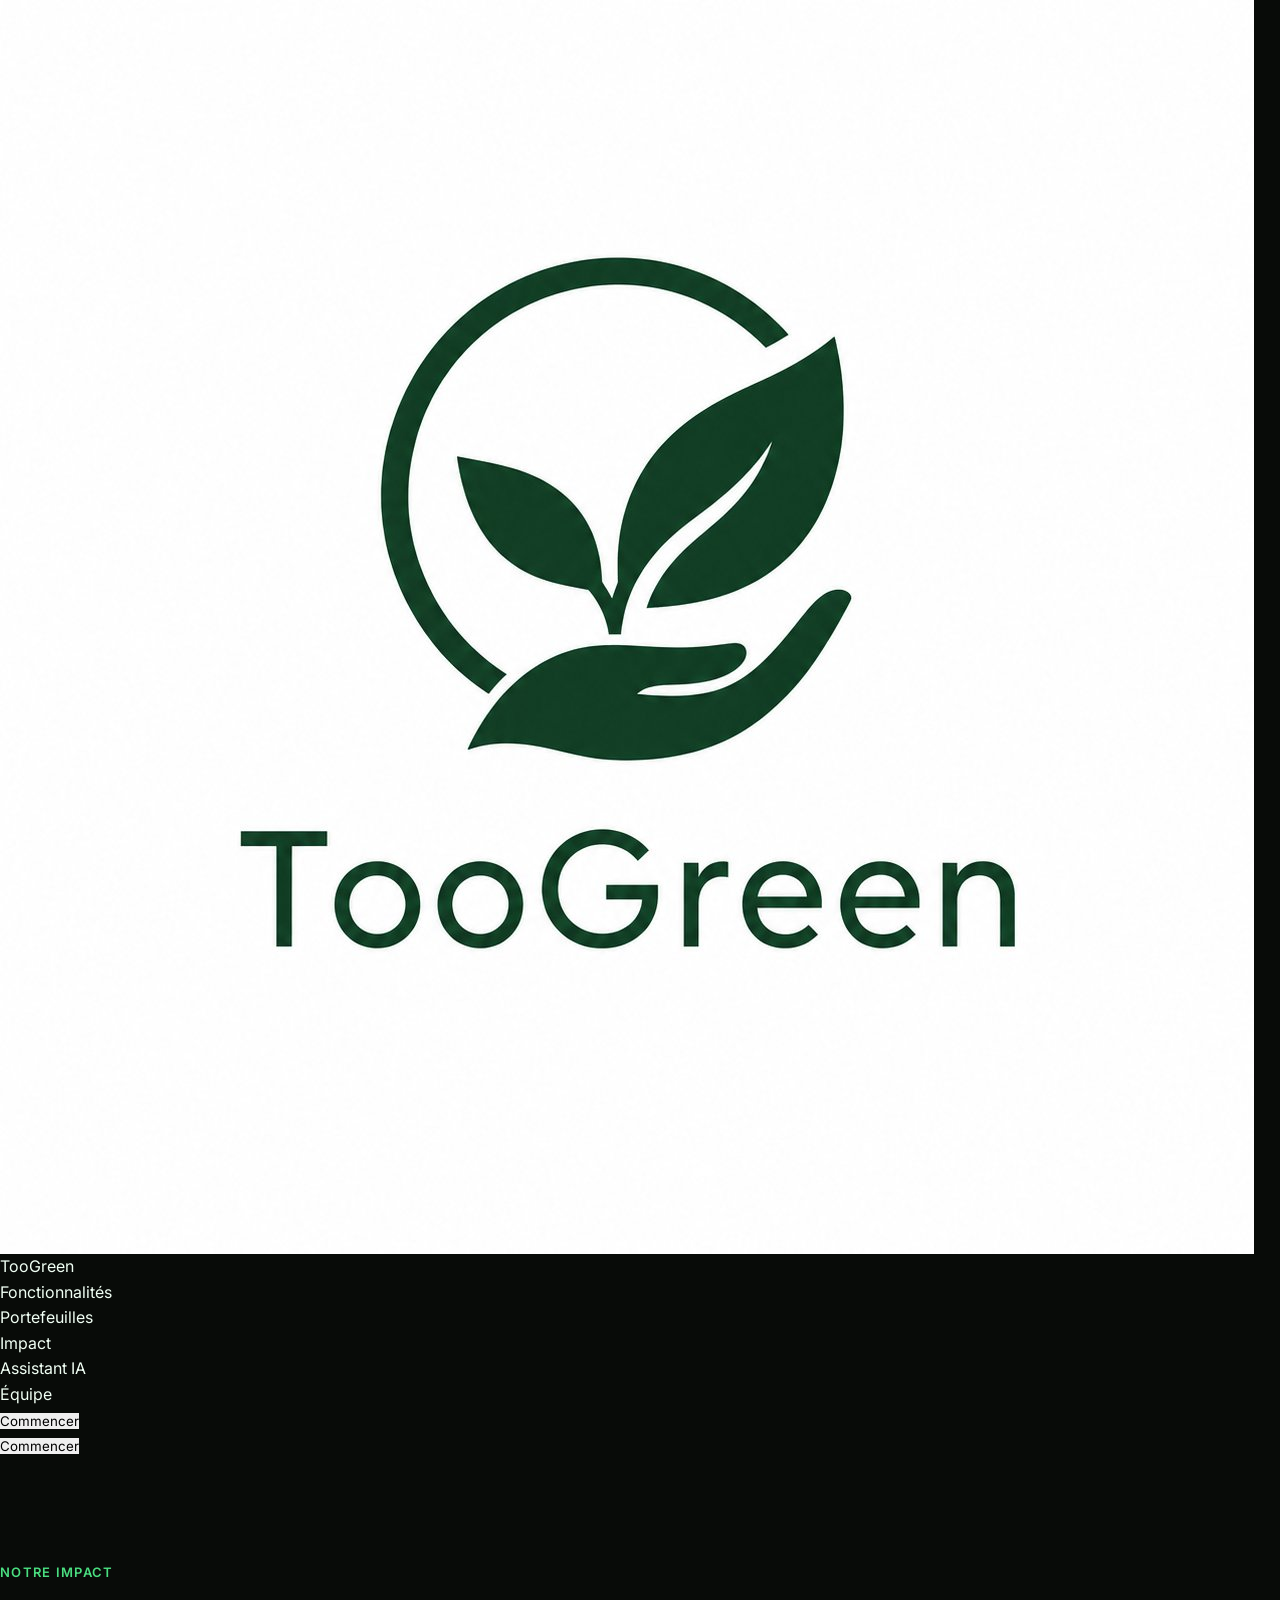
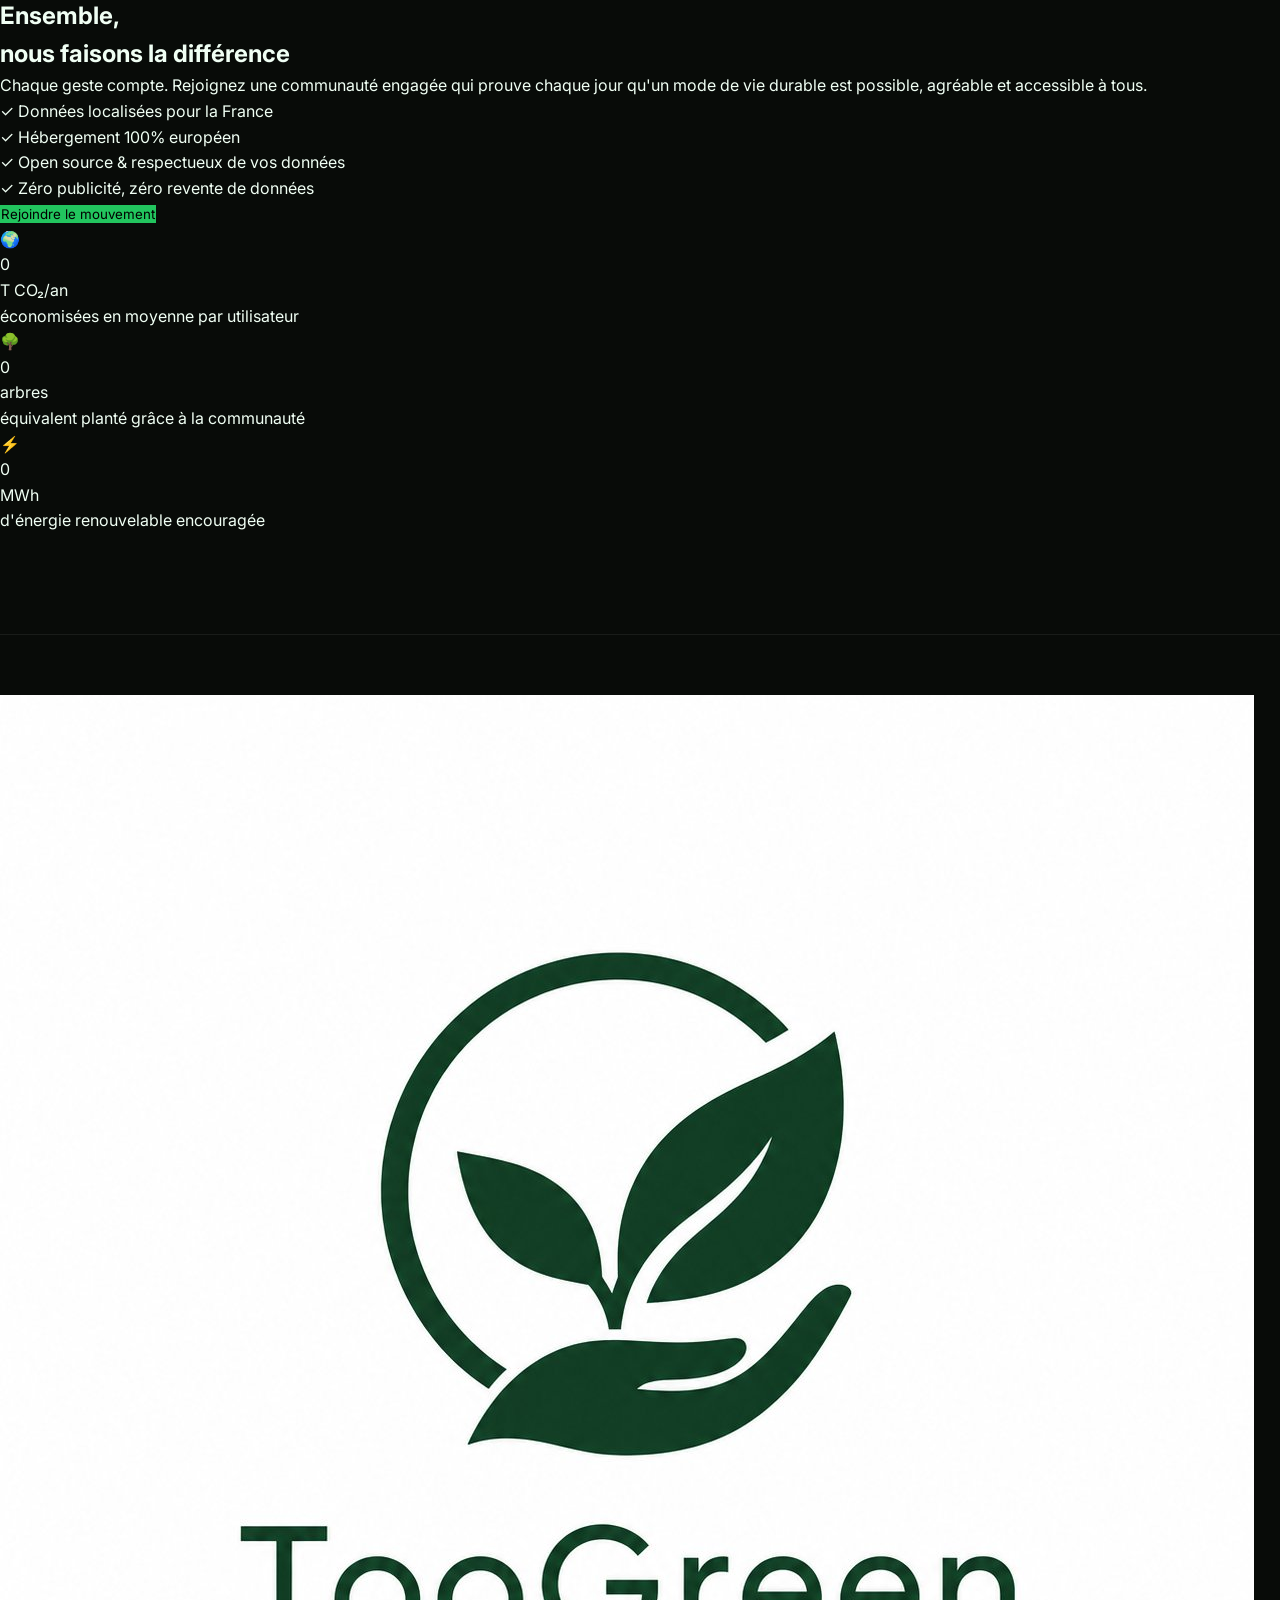
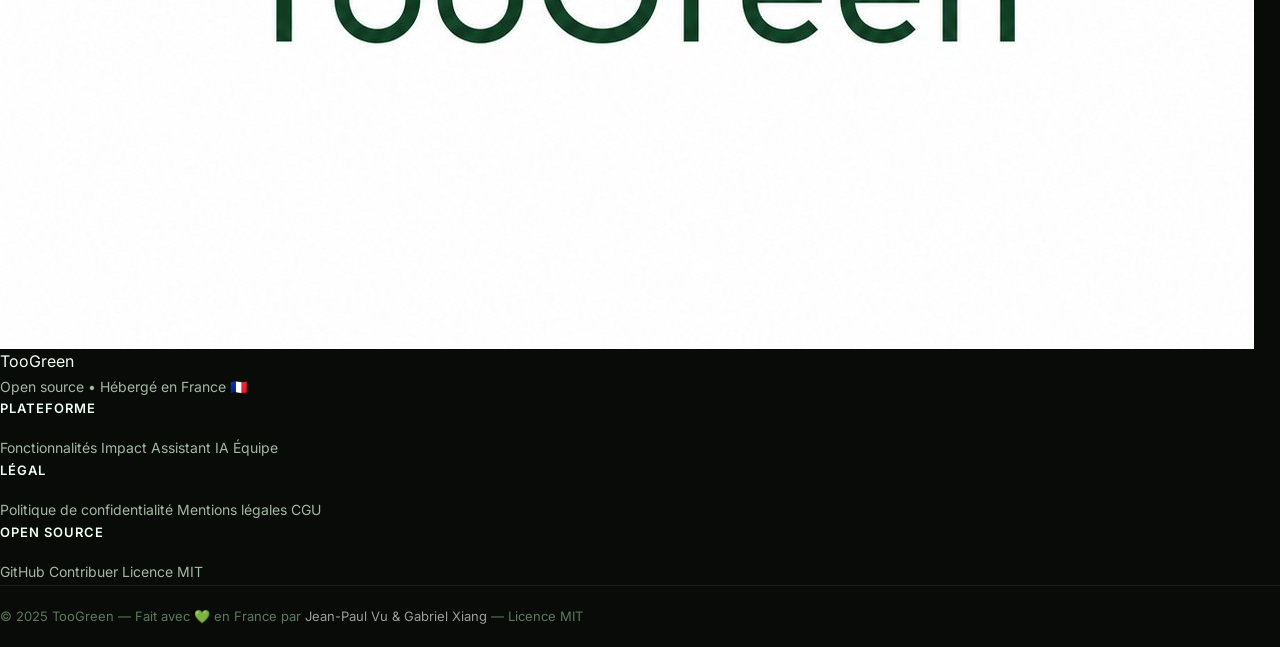
<file: impact.html>
<!DOCTYPE html>
<html lang="fr">
<head>
  <meta charset="UTF-8" />
  <meta name="viewport" content="width=device-width, initial-scale=1.0" />
  <title>Notre Impact — TooGreen</title>
  <link rel="icon" href="logo.png" />
  <link rel="preconnect" href="https://fonts.googleapis.com" />
  <link rel="preconnect" href="https://fonts.gstatic.com" crossorigin />
  <link href="https://fonts.googleapis.com/css2?family=Poppins:wght@300;400;500;600;700&family=Playfair+Display:ital,wght@0,700;1,400&display=swap" rel="stylesheet" />
  <link rel="stylesheet" href="style.css" />
</head>
<body>

  <!-- ======================== NAVBAR ======================== -->
  <nav class="navbar" id="navbar">
    <div class="nav-container">
      <a href="index.html" class="nav-logo">
        <img src="logo.png" alt="TooGreen Logo" class="nav-logo-img" />
        <span class="nav-logo-text">TooGreen</span>
      </a>
      <ul class="nav-links" id="navLinks">
        <li><a href="fonctionnalites.html">Fonctionnalités</a></li>
        <li><a href="portefeuilles.html">Portefeuilles</a></li>
        <li><a href="impact.html">Impact</a></li>
        <li><a href="assistant.html">Assistant IA</a></li>
        <li><a href="equipe.html">Équipe</a></li>
        <li class="nav-mobile-cta"><button class="nav-cta" onclick="location.href='assistant.html'">Commencer</button></li>
      </ul>
      <button class="nav-cta" onclick="location.href='assistant.html'">Commencer</button>
      <button class="hamburger" id="hamburger" aria-label="Menu">
        <span></span><span></span><span></span>
      </button>
    </div>
  </nav>

  <!-- ======================== IMPACT ======================== -->
  <section class="impact page-top" id="impact">
    <div class="impact-bg">
      <div class="orb orb-4"></div>
    </div>
    <div class="section-container">
      <div class="impact-layout">
        <div class="impact-text">
          <span class="section-eyebrow">Notre Impact</span>
          <h2 class="section-title">Ensemble,<br/>nous faisons la différence</h2>
          <p class="impact-desc">Chaque geste compte. Rejoignez une communauté engagée qui prouve chaque jour qu'un mode de vie durable est possible, agréable et accessible à tous.</p>
          <ul class="impact-list">
            <li><span class="check">✓</span> Données localisées pour la France</li>
            <li><span class="check">✓</span> Hébergement 100% européen</li>
            <li><span class="check">✓</span> Open source & respectueux de vos données</li>
            <li><span class="check">✓</span> Zéro publicité, zéro revente de données</li>
          </ul>
          <button class="btn-primary" onclick="location.href='assistant.html'">
            <span>Rejoindre le mouvement</span>
          </button>
        </div>
        <div class="impact-cards">
          <div class="impact-metric glass-card">
            <div class="metric-icon">🌍</div>
            <div class="metric-value counter" data-target="2.3">0</div>
            <div class="metric-unit">T CO₂/an</div>
            <div class="metric-label">économisées en moyenne par utilisateur</div>
          </div>
          <div class="impact-metric glass-card">
            <div class="metric-icon">🌳</div>
            <div class="metric-value counter" data-target="4200">0</div>
            <div class="metric-unit">arbres</div>
            <div class="metric-label">équivalent planté grâce à la communauté</div>
          </div>
          <div class="impact-metric glass-card">
            <div class="metric-icon">⚡</div>
            <div class="metric-value counter" data-target="680">0</div>
            <div class="metric-unit">MWh</div>
            <div class="metric-label">d'énergie renouvelable encouragée</div>
          </div>
        </div>
      </div>
    </div>
  </section>

  <!-- ======================== FOOTER ======================== -->
  <footer class="footer">
    <div class="footer-container">
      <div class="footer-brand">
        <img src="logo.png" alt="TooGreen" class="footer-logo" />
        <span>TooGreen</span>
        <p>Open source • Hébergé en France 🇫🇷</p>
      </div>
      <div class="footer-links">
        <div class="footer-col">
          <h4>Plateforme</h4>
          <a href="fonctionnalites.html">Fonctionnalités</a>
          <a href="impact.html">Impact</a>
          <a href="assistant.html">Assistant IA</a>
          <a href="equipe.html">Équipe</a>
        </div>
        <div class="footer-col">
          <h4>Légal</h4>
          <a href="#">Politique de confidentialité</a>
          <a href="#">Mentions légales</a>
          <a href="#">CGU</a>
        </div>
        <div class="footer-col">
          <h4>Open Source</h4>
          <a href="#">GitHub</a>
          <a href="#">Contribuer</a>
          <a href="#">Licence MIT</a>
        </div>
      </div>
    </div>
    <div class="footer-bottom">
      <p>© 2025 TooGreen — Fait avec 💚 en France par <a href="equipe.html" style="color:rgba(255,255,255,0.6);text-decoration:none;">Jean-Paul Vu &amp; Gabriel Xiang</a> — Licence MIT</p>
    </div>
  </footer>

  <script src="script.js"></script>
</body>
</html>
</file>
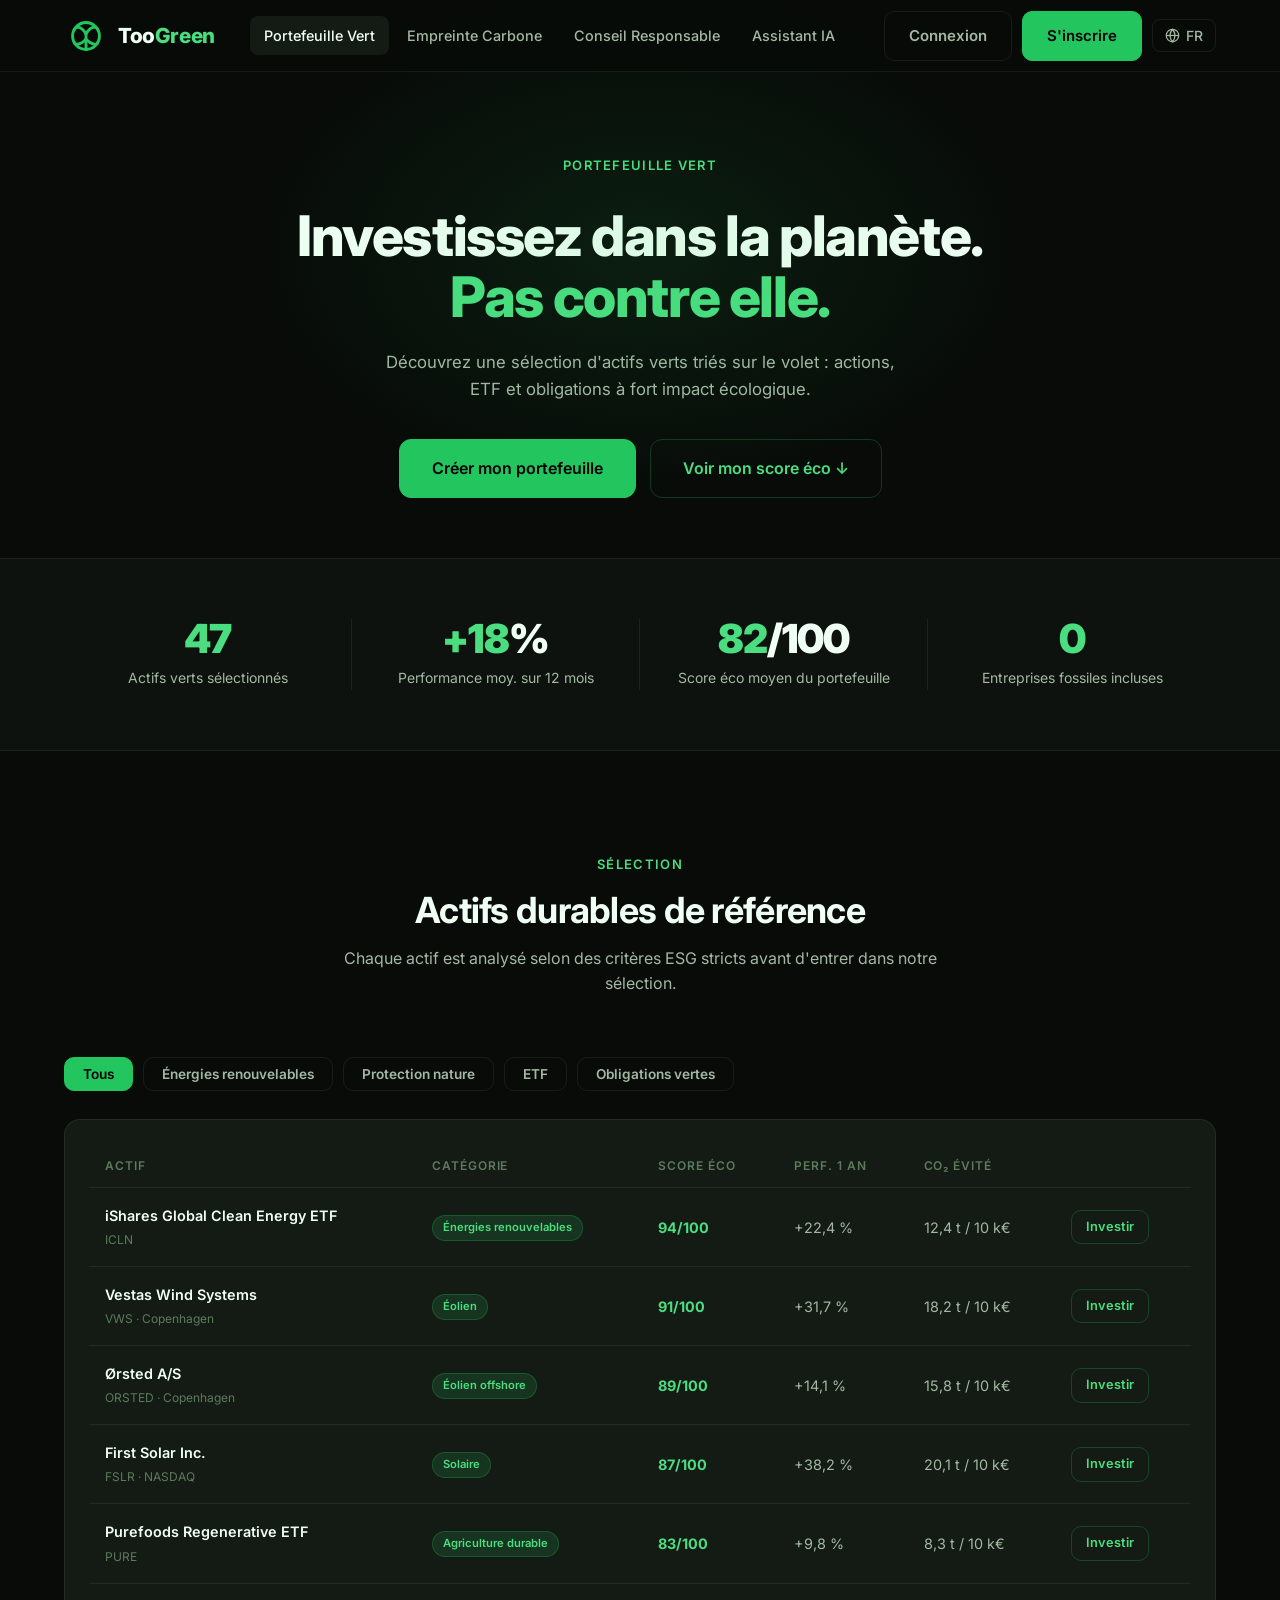
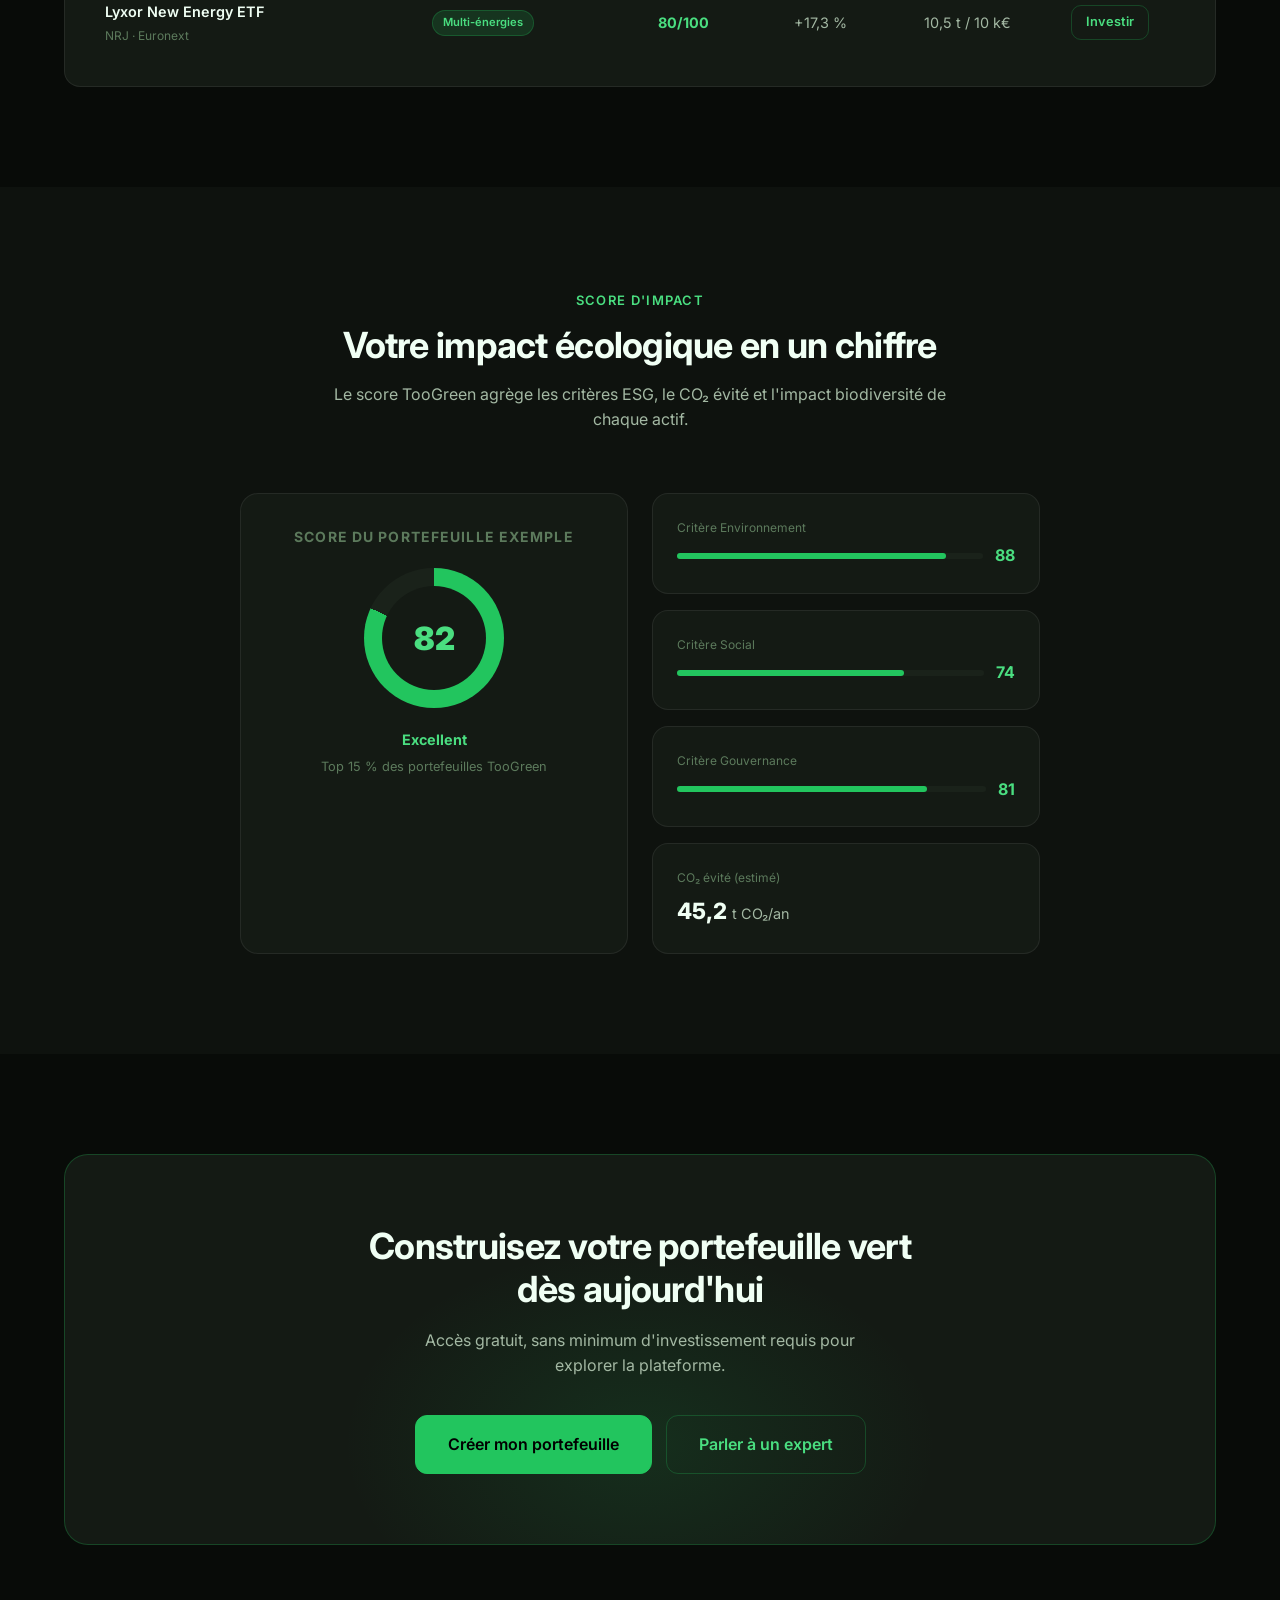
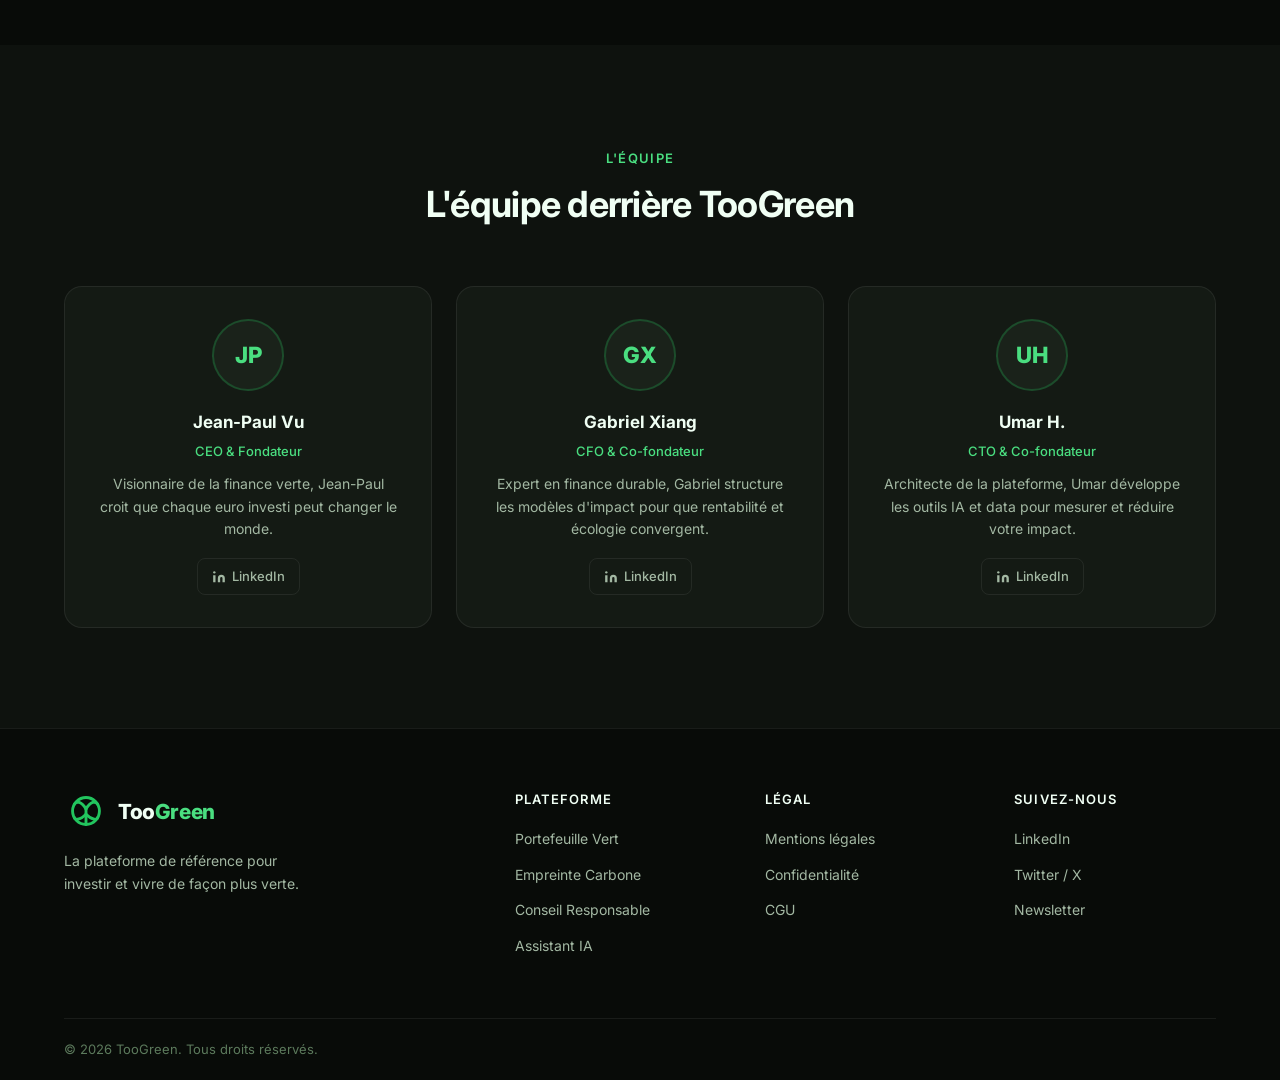
<file: portefeuille.html>
﻿<!DOCTYPE html>
<html lang="fr">
<head>
  <meta charset="UTF-8" />
  <meta name="viewport" content="width=device-width, initial-scale=1.0" />
  <title>Portefeuille Vert — TooGreen</title>
  <link rel="stylesheet" href="style.css" />
</head>
<body>

  <!-- HEADER (identique) -->
  <header class="header" id="header">
    <div class="container header-inner">
      <a href="index.html" class="logo">
        <div class="logo-icon"><svg viewBox="0 0 100 100" fill="none" stroke="currentColor" stroke-width="9" stroke-linecap="round" stroke-linejoin="round" width="32" height="32" style="color:#22C55E"><circle cx="50" cy="50" r="42"/><line x1="50" y1="92" x2="50" y2="44"/><path d="M50 44 C36 20 20 18 14 29"/><path d="M50 44 C64 20 80 18 86 29"/><path d="M50 60 C30 80 14 78 14 71"/><path d="M50 60 C70 80 86 78 86 71"/></svg></div>
        <span>Too<em>Green</em></span>
      </a>
      <nav class="nav">
        <a href="portefeuille.html" class="nav-link active">Portefeuille Vert</a>
        <a href="empreinte.html" class="nav-link">Empreinte Carbone</a>
        <a href="conseil.html" class="nav-link">Conseil Responsable</a>
        <a href="assistant.html" class="nav-link">Assistant IA</a>
      </nav>
      <div class="header-actions">
        <a href="#" class="btn btn-ghost">Connexion</a>
        <a href="#" class="btn btn-primary">S'inscrire</a>
        <div class="lang-select" id="langSelect">
          <button class="lang-btn" id="langBtn">
            <svg viewBox="0 0 24 24" fill="none" stroke="currentColor" stroke-width="2" width="15" height="15"><circle cx="12" cy="12" r="10"/><line x1="2" y1="12" x2="22" y2="12"/><path d="M12 2a15.3 15.3 0 0 1 4 10 15.3 15.3 0 0 1-4 10 15.3 15.3 0 0 1-4-10 15.3 15.3 0 0 1 4-10z"/></svg>
            <span id="currentLang">FR</span>
          </button>
          <div class="lang-dropdown" id="langDropdown">
            <a href="#" data-lang="fr" class="active">🇫🇷 Français</a>
            <a href="#" data-lang="en">🇬🇧 English</a>
          </div>
        </div>
        <button class="burger" id="burger"><span></span><span></span><span></span></button>
      </div>
    </div>
  </header>
  <div class="mobile-menu" id="mobileMenu">
    <a href="portefeuille.html">Portefeuille Vert</a>
    <a href="empreinte.html">Empreinte Carbone</a>
    <a href="conseil.html">Conseil Responsable</a>
    <a href="assistant.html">Assistant IA</a>
    <div class="mobile-menu-actions">
      <a href="#" class="btn btn-ghost" style="width:100%;justify-content:center">Connexion</a>
      <a href="#" class="btn btn-primary" style="width:100%;justify-content:center">S'inscrire</a>
    </div>
  </div>

  <main>

    <!-- HERO PAGE -->
    <section class="page-hero">
      <div class="container">
        <span class="section-eyebrow">Portefeuille Vert</span>
        <h1 class="display-lg" style="max-width:700px;margin:16px auto 20px">
          Investissez dans la planète.<br><span style="color:var(--green-400)">Pas contre elle.</span>
        </h1>
        <p style="color:var(--text-secondary);max-width:520px;margin:0 auto 36px;font-size:1.05rem">
          Découvrez une sélection d'actifs verts triés sur le volet : actions, ETF et obligations à fort impact écologique.
        </p>
        <div style="display:flex;gap:14px;justify-content:center;flex-wrap:wrap">
          <a href="#" class="btn btn-primary btn-lg">Créer mon portefeuille</a>
          <a href="#score" class="btn btn-outline btn-lg">Voir mon score éco ↓</a>
        </div>
      </div>
    </section>

    <!-- MINI STATS -->
    <div class="stats-strip">
      <div class="container">
        <div class="stats-grid">
          <div class="stat-item reveal"><div class="stat-value"><span>47</span></div><div class="stat-label">Actifs verts sélectionnés</div></div>
          <div class="stat-item reveal"><div class="stat-value"><span>+18</span>%</div><div class="stat-label">Performance moy. sur 12 mois</div></div>
          <div class="stat-item reveal"><div class="stat-value"><span>82</span>/100</div><div class="stat-label">Score éco moyen du portefeuille</div></div>
          <div class="stat-item reveal"><div class="stat-value"><span>0</span></div><div class="stat-label">Entreprises fossiles incluses</div></div>
        </div>
      </div>
    </div>

    <!-- SELECTION ACTIFS -->
    <section>
      <div class="container">
        <div class="section-header reveal">
          <span class="section-eyebrow">Sélection</span>
          <h2 class="display-md">Actifs durables de référence</h2>
          <p class="text-muted" style="margin-top:14px">Chaque actif est analysé selon des critères ESG stricts avant d'entrer dans notre sélection.</p>
        </div>

        <!-- Filtres -->
        <div style="display:flex;gap:10px;margin-bottom:28px;flex-wrap:wrap" class="reveal">
          <button class="btn btn-primary" style="padding:8px 18px;font-size:.85rem">Tous</button>
          <button class="btn btn-ghost" style="padding:8px 18px;font-size:.85rem">Énergies renouvelables</button>
          <button class="btn btn-ghost" style="padding:8px 18px;font-size:.85rem">Protection nature</button>
          <button class="btn btn-ghost" style="padding:8px 18px;font-size:.85rem">ETF</button>
          <button class="btn btn-ghost" style="padding:8px 18px;font-size:.85rem">Obligations vertes</button>
        </div>

        <div class="card reveal">
          <table class="asset-table">
            <thead>
              <tr>
                <th>Actif</th>
                <th>Catégorie</th>
                <th>Score Éco</th>
                <th>Perf. 1 an</th>
                <th>CO₂ évité</th>
                <th></th>
              </tr>
            </thead>
            <tbody>
              <tr>
                <td><span class="asset-name">iShares Global Clean Energy ETF</span><br><span style="font-size:.75rem;color:var(--text-muted)">ICLN</span></td>
                <td><span class="asset-badge">Énergies renouvelables</span></td>
                <td><span style="color:var(--green-400);font-weight:700">94/100</span></td>
                <td class="positive">+22,4 %</td>
                <td>12,4 t / 10 k€</td>
                <td><a href="#" class="btn btn-outline" style="padding:6px 14px;font-size:.8rem">Investir</a></td>
              </tr>
              <tr>
                <td><span class="asset-name">Vestas Wind Systems</span><br><span style="font-size:.75rem;color:var(--text-muted)">VWS · Copenhagen</span></td>
                <td><span class="asset-badge">Éolien</span></td>
                <td><span style="color:var(--green-400);font-weight:700">91/100</span></td>
                <td class="positive">+31,7 %</td>
                <td>18,2 t / 10 k€</td>
                <td><a href="#" class="btn btn-outline" style="padding:6px 14px;font-size:.8rem">Investir</a></td>
              </tr>
              <tr>
                <td><span class="asset-name">Ørsted A/S</span><br><span style="font-size:.75rem;color:var(--text-muted)">ORSTED · Copenhagen</span></td>
                <td><span class="asset-badge">Éolien offshore</span></td>
                <td><span style="color:var(--green-400);font-weight:700">89/100</span></td>
                <td class="positive">+14,1 %</td>
                <td>15,8 t / 10 k€</td>
                <td><a href="#" class="btn btn-outline" style="padding:6px 14px;font-size:.8rem">Investir</a></td>
              </tr>
              <tr>
                <td><span class="asset-name">First Solar Inc.</span><br><span style="font-size:.75rem;color:var(--text-muted)">FSLR · NASDAQ</span></td>
                <td><span class="asset-badge">Solaire</span></td>
                <td><span style="color:var(--green-400);font-weight:700">87/100</span></td>
                <td class="positive">+38,2 %</td>
                <td>20,1 t / 10 k€</td>
                <td><a href="#" class="btn btn-outline" style="padding:6px 14px;font-size:.8rem">Investir</a></td>
              </tr>
              <tr>
                <td><span class="asset-name">Purefoods Regenerative ETF</span><br><span style="font-size:.75rem;color:var(--text-muted)">PURE</span></td>
                <td><span class="asset-badge">Agriculture durable</span></td>
                <td><span style="color:var(--green-400);font-weight:700">83/100</span></td>
                <td class="positive">+9,8 %</td>
                <td>8,3 t / 10 k€</td>
                <td><a href="#" class="btn btn-outline" style="padding:6px 14px;font-size:.8rem">Investir</a></td>
              </tr>
              <tr>
                <td><span class="asset-name">Lyxor New Energy ETF</span><br><span style="font-size:.75rem;color:var(--text-muted)">NRJ · Euronext</span></td>
                <td><span class="asset-badge">Multi-énergies</span></td>
                <td><span style="color:var(--green-400);font-weight:700">80/100</span></td>
                <td class="positive">+17,3 %</td>
                <td>10,5 t / 10 k€</td>
                <td><a href="#" class="btn btn-outline" style="padding:6px 14px;font-size:.8rem">Investir</a></td>
              </tr>
            </tbody>
          </table>
        </div>
      </div>
    </section>

    <!-- SCORE ECO -->
    <section id="score" style="background:var(--bg-surface);padding:100px 0">
      <div class="container">
        <div class="section-header reveal">
          <span class="section-eyebrow">Score d'impact</span>
          <h2 class="display-md">Votre impact écologique en un chiffre</h2>
          <p class="text-muted" style="margin-top:14px">Le score TooGreen agrège les critères ESG, le CO₂ évité et l'impact biodiversité de chaque actif.</p>
        </div>

        <div style="display:grid;grid-template-columns:1fr 1fr;gap:24px;max-width:800px;margin:60px auto 0" class="reveal">

          <div class="eco-gauge">
            <h3 style="font-size:.875rem;color:var(--text-muted);margin-bottom:20px;text-transform:uppercase;letter-spacing:.08em">Score du portefeuille exemple</h3>
            <div class="gauge-circle">
              <div class="gauge-value">82</div>
            </div>
            <p style="font-size:.9rem;color:var(--green-400);font-weight:700">Excellent</p>
            <p style="font-size:.8rem;color:var(--text-muted);margin-top:6px">Top 15 % des portefeuilles TooGreen</p>
          </div>

          <div style="display:flex;flex-direction:column;gap:16px">
            <div class="card">
              <div style="font-size:.75rem;color:var(--text-muted);margin-bottom:6px">Critère Environnement</div>
              <div style="display:flex;align-items:center;gap:12px">
                <div style="flex:1;background:var(--bg-card-2);border-radius:4px;height:6px"><div style="width:88%;height:100%;background:var(--green-500);border-radius:4px"></div></div>
                <span style="font-weight:700;color:var(--green-400)">88</span>
              </div>
            </div>
            <div class="card">
              <div style="font-size:.75rem;color:var(--text-muted);margin-bottom:6px">Critère Social</div>
              <div style="display:flex;align-items:center;gap:12px">
                <div style="flex:1;background:var(--bg-card-2);border-radius:4px;height:6px"><div style="width:74%;height:100%;background:var(--green-500);border-radius:4px"></div></div>
                <span style="font-weight:700;color:var(--green-400)">74</span>
              </div>
            </div>
            <div class="card">
              <div style="font-size:.75rem;color:var(--text-muted);margin-bottom:6px">Critère Gouvernance</div>
              <div style="display:flex;align-items:center;gap:12px">
                <div style="flex:1;background:var(--bg-card-2);border-radius:4px;height:6px"><div style="width:81%;height:100%;background:var(--green-500);border-radius:4px"></div></div>
                <span style="font-weight:700;color:var(--green-400)">81</span>
              </div>
            </div>
            <div class="card">
              <div style="font-size:.75rem;color:var(--text-muted);margin-bottom:6px">CO₂ évité (estimé)</div>
              <div style="font-size:1.4rem;font-weight:800;color:var(--text-primary)">45,2 <span style="font-size:.9rem;font-weight:400;color:var(--text-secondary)">t CO₂/an</span></div>
            </div>
          </div>

        </div>
      </div>
    </section>

    <!-- CTA -->
    <section class="cta-section">
      <div class="container">
        <div class="cta-inner reveal">
          <h2 class="display-md">Construisez votre portefeuille vert dès aujourd'hui</h2>
          <p>Accès gratuit, sans minimum d'investissement requis pour explorer la plateforme.</p>
          <div class="cta-btns">
            <a href="#" class="btn btn-primary btn-lg">Créer mon portefeuille</a>
            <a href="conseil.html" class="btn btn-outline btn-lg">Parler à un expert</a>
          </div>
        </div>
      </div>
    </section>

  </main>

  <!-- TEAM -->
  <section class="team">
    <div class="container">
      <div class="section-header reveal"><span class="section-eyebrow">L'équipe</span><h2 class="display-md">L'équipe derrière TooGreen</h2></div>
      <div class="team-grid">
        <div class="team-card reveal"><div class="team-avatar">JP</div><div class="team-name">Jean-Paul Vu</div><div class="team-role">CEO & Fondateur</div><p class="team-bio">Visionnaire de la finance verte, Jean-Paul croit que chaque euro investi peut changer le monde.</p><a href="https://www.linkedin.com/in/jean-paul-vu-a958512ba/" target="_blank" class="team-linkedin"><svg viewBox="0 0 24 24" fill="currentColor" width="14" height="14"><path d="M16 8a6 6 0 0 1 6 6v7h-4v-7a2 2 0 0 0-2-2 2 2 0 0 0-2 2v7h-4v-7a6 6 0 0 1 6-6zM2 9h4v12H2z"/><circle cx="4" cy="4" r="2"/></svg>LinkedIn</a></div>
        <div class="team-card reveal"><div class="team-avatar">GX</div><div class="team-name">Gabriel Xiang</div><div class="team-role">CFO & Co-fondateur</div><p class="team-bio">Expert en finance durable, Gabriel structure les modèles d'impact pour que rentabilité et écologie convergent.</p><a href="https://www.linkedin.com/in/gabriel-xiang-/" target="_blank" class="team-linkedin"><svg viewBox="0 0 24 24" fill="currentColor" width="14" height="14"><path d="M16 8a6 6 0 0 1 6 6v7h-4v-7a2 2 0 0 0-2-2 2 2 0 0 0-2 2v7h-4v-7a6 6 0 0 1 6-6zM2 9h4v12H2z"/><circle cx="4" cy="4" r="2"/></svg>LinkedIn</a></div>
        <div class="team-card reveal"><div class="team-avatar">UH</div><div class="team-name">Umar H.</div><div class="team-role">CTO & Co-fondateur</div><p class="team-bio">Architecte de la plateforme, Umar développe les outils IA et data pour mesurer et réduire votre impact.</p><a href="https://www.linkedin.com/in/umar-h-but3/" target="_blank" class="team-linkedin"><svg viewBox="0 0 24 24" fill="currentColor" width="14" height="14"><path d="M16 8a6 6 0 0 1 6 6v7h-4v-7a2 2 0 0 0-2-2 2 2 0 0 0-2 2v7h-4v-7a6 6 0 0 1 6-6zM2 9h4v12H2z"/><circle cx="4" cy="4" r="2"/></svg>LinkedIn</a></div>
      </div>
    </div>
  </section>

  <footer class="footer">
    <div class="container">
      <div class="footer-top">
        <div class="footer-brand"><a href="index.html" class="logo"><div class="logo-icon"><svg viewBox="0 0 100 100" fill="none" stroke="currentColor" stroke-width="9" stroke-linecap="round" stroke-linejoin="round" width="32" height="32" style="color:#22C55E"><circle cx="50" cy="50" r="42"/><line x1="50" y1="92" x2="50" y2="44"/><path d="M50 44 C36 20 20 18 14 29"/><path d="M50 44 C64 20 80 18 86 29"/><path d="M50 60 C30 80 14 78 14 71"/><path d="M50 60 C70 80 86 78 86 71"/></svg></div><span>Too<em>Green</em></span></a><p style="margin-top:14px">La plateforme de référence pour investir et vivre de façon plus verte.</p></div>
        <div class="footer-col"><h4>Plateforme</h4><ul><li><a href="portefeuille.html">Portefeuille Vert</a></li><li><a href="empreinte.html">Empreinte Carbone</a></li><li><a href="conseil.html">Conseil Responsable</a></li><li><a href="assistant.html">Assistant IA</a></li></ul></div>
        <div class="footer-col"><h4>Légal</h4><ul><li><a href="#">Mentions légales</a></li><li><a href="#">Confidentialité</a></li><li><a href="#">CGU</a></li></ul></div>
        <div class="footer-col"><h4>Suivez-nous</h4><ul><li><a href="#">LinkedIn</a></li><li><a href="#">Twitter / X</a></li><li><a href="#">Newsletter</a></li></ul></div>
      </div>
      <div class="footer-bottom"><span>© 2026 TooGreen. Tous droits réservés.</span></div>
    </div>
  </footer>

  <script src="script.js"></script>
</body>
</html>
</file>
<file: style.css>
/* ========================================
   TooGreen — Global Styles
   Inspired by Finary's dark aesthetic
   ======================================== */

/* ---------- Google Fonts ---------- */
@import url('https://fonts.googleapis.com/css2?family=Inter:wght@300;400;500;600;700;800;900&display=swap');

/* ---------- CSS Variables ---------- */
:root {
  /* Background layers */
  --bg-base:    #080B08;
  --bg-surface: #0E120E;
  --bg-card:    #141A14;
  --bg-card-2:  #1A221A;
  --bg-hover:   #1F281F;

  /* Green accent */
  --green-400:  #4ADE80;
  --green-500:  #22C55E;
  --green-600:  #16A34A;
  --green-700:  #15803D;
  --green-glow: rgba(34, 197, 94, 0.15);

  /* Text */
  --text-primary:   #F0FFF4;
  --text-secondary: #A3B8A3;
  --text-muted:     #5C7A5C;

  /* Borders */
  --border:       rgba(255, 255, 255, 0.07);
  --border-green: rgba(34, 197, 94, 0.25);

  /* Typography */
  --font: 'Inter', -apple-system, BlinkMacSystemFont, sans-serif;

  /* Spacing */
  --header-h: 72px;

  /* Transitions */
  --ease: cubic-bezier(0.16, 1, 0.3, 1);
}

/* ---------- Reset ---------- */
*, *::before, *::after { box-sizing: border-box; margin: 0; padding: 0; }

html {
  scroll-behavior: smooth;
  font-size: 16px;
}

body {
  font-family: var(--font);
  background: var(--bg-base);
  color: var(--text-primary);
  line-height: 1.6;
  overflow-x: hidden;
  -webkit-font-smoothing: antialiased;
}

img { max-width: 100%; display: block; }
a { text-decoration: none; color: inherit; }
ul { list-style: none; }
button { font-family: var(--font); cursor: pointer; border: none; outline: none; }

/* ---------- Typography ---------- */
.display-xl {
  font-size: clamp(2.8rem, 7vw, 5.5rem);
  font-weight: 900;
  line-height: 1.05;
  letter-spacing: -0.03em;
}
.display-lg {
  font-size: clamp(2rem, 4.5vw, 3.5rem);
  font-weight: 800;
  line-height: 1.1;
  letter-spacing: -0.025em;
}
.display-md {
  font-size: clamp(1.5rem, 3vw, 2.25rem);
  font-weight: 700;
  line-height: 1.2;
  letter-spacing: -0.02em;
}
.text-lg { font-size: 1.125rem; }
.text-muted { color: var(--text-secondary); }

/* ---------- Layout ---------- */
.container {
  max-width: 1200px;
  margin: 0 auto;
  padding: 0 24px;
}

section { padding: 100px 0; }

/* ---------- Buttons ---------- */
.btn {
  display: inline-flex;
  align-items: center;
  gap: 8px;
  padding: 12px 24px;
  border-radius: 10px;
  font-size: 0.9375rem;
  font-weight: 600;
  transition: all 200ms var(--ease);
  cursor: pointer;
  white-space: nowrap;
}

.btn-primary {
  background: var(--green-500);
  color: #000;
  border: 1px solid var(--green-500);
}
.btn-primary:hover {
  background: var(--green-400);
  border-color: var(--green-400);
  transform: translateY(-1px);
  box-shadow: 0 8px 24px rgba(34, 197, 94, 0.35);
}

.btn-ghost {
  background: transparent;
  color: var(--text-secondary);
  border: 1px solid var(--border);
}
.btn-ghost:hover {
  color: var(--text-primary);
  border-color: rgba(255,255,255,0.2);
  background: var(--bg-card);
}

.btn-outline {
  background: transparent;
  color: var(--green-400);
  border: 1px solid var(--border-green);
}
.btn-outline:hover {
  background: var(--green-glow);
  border-color: var(--green-500);
}

.btn-lg {
  padding: 16px 32px;
  font-size: 1rem;
  border-radius: 12px;
}

/* ---------- HEADER ---------- */
.header {
  position: fixed;
  top: 0; left: 0; right: 0;
  z-index: 100;
  height: var(--header-h);
  display: flex;
  align-items: center;
  background: rgba(8, 11, 8, 0.82);
  backdrop-filter: blur(20px);
  -webkit-backdrop-filter: blur(20px);
  border-bottom: 1px solid var(--border);
  transition: background 300ms;
}

.header-inner {
  display: flex;
  align-items: center;
  justify-content: space-between;
  width: 100%;
}

/* Logo */
.logo {
  display: flex;
  align-items: center;
  gap: 10px;
  font-weight: 800;
  font-size: 1.3rem;
  letter-spacing: -0.02em;
}
.logo-icon {
  width: 44px; height: 44px;
  background: transparent;
  border-radius: 0;
  display: flex;
  align-items: center;
  justify-content: center;
  font-size: 1.1rem;
  flex-shrink: 0;
}
.logo span { color: var(--text-primary); }
.logo em { color: var(--green-400); font-style: normal; }

/* Nav */
.nav {
  display: flex;
  align-items: center;
  gap: 4px;
}
.nav-item {
  position: relative;
}
.nav-link {
  display: flex;
  align-items: center;
  gap: 5px;
  padding: 8px 14px;
  border-radius: 8px;
  font-size: 0.9rem;
  font-weight: 500;
  color: var(--text-secondary);
  transition: all 150ms;
}
.nav-link:hover, .nav-link.active {
  color: var(--text-primary);
  background: var(--bg-card);
}
.nav-link svg { width: 14px; height: 14px; transition: transform 150ms; }
.nav-item:hover .nav-link svg { transform: rotate(180deg); }

/* Dropdown */
.dropdown {
  position: absolute;
  top: calc(100% + 8px);
  left: 50%;
  transform: translateX(-50%);
  background: var(--bg-card);
  border: 1px solid var(--border);
  border-radius: 12px;
  padding: 8px;
  min-width: 220px;
  opacity: 0;
  visibility: hidden;
  transform: translateX(-50%) translateY(-6px);
  transition: all 200ms var(--ease);
  pointer-events: none;
}
.nav-item:hover .dropdown {
  opacity: 1;
  visibility: visible;
  transform: translateX(-50%) translateY(0);
  pointer-events: all;
}
.dropdown a {
  display: flex;
  align-items: center;
  gap: 10px;
  padding: 10px 12px;
  border-radius: 8px;
  font-size: 0.875rem;
  color: var(--text-secondary);
  transition: all 150ms;
}
.dropdown a:hover { color: var(--text-primary); background: var(--bg-hover); }
.dropdown-icon {
  width: 30px; height: 30px;
  background: var(--green-glow);
  border-radius: 7px;
  display: flex;
  align-items: center;
  justify-content: center;
  flex-shrink: 0;
}
.dropdown-icon svg { width: 15px; height: 15px; color: var(--green-400); }

/* Header actions */
.header-actions {
  display: flex;
  align-items: center;
  gap: 10px;
}

/* Language selector */
.lang-select {
  position: relative;
}
.lang-btn {
  display: flex;
  align-items: center;
  gap: 6px;
  padding: 7px 12px;
  border-radius: 8px;
  font-size: 0.875rem;
  font-weight: 500;
  color: var(--text-secondary);
  background: transparent;
  border: 1px solid var(--border);
  cursor: pointer;
  transition: all 150ms;
}
.lang-btn:hover { color: var(--text-primary); border-color: rgba(255,255,255,0.15); }
.lang-dropdown {
  position: absolute;
  top: calc(100% + 6px);
  right: 0;
  background: var(--bg-card);
  border: 1px solid var(--border);
  border-radius: 10px;
  padding: 6px;
  min-width: 110px;
  opacity: 0;
  visibility: hidden;
  transform: translateY(-4px);
  transition: all 150ms;
  z-index: 200;
}
.lang-select.open .lang-dropdown {
  opacity: 1;
  visibility: visible;
  transform: translateY(0);
}
.lang-dropdown a {
  display: flex;
  align-items: center;
  gap: 8px;
  padding: 8px 10px;
  border-radius: 7px;
  font-size: 0.875rem;
  color: var(--text-secondary);
  transition: all 150ms;
}
.lang-dropdown a:hover { color: var(--text-primary); background: var(--bg-hover); }
.lang-dropdown a.active { color: var(--green-400); }

/* Mobile burger */
.burger {
  display: none;
  flex-direction: column;
  gap: 5px;
  background: none;
  border: none;
  padding: 6px;
  cursor: pointer;
}
.burger span {
  display: block;
  width: 22px; height: 2px;
  background: var(--text-primary);
  border-radius: 2px;
  transition: all 250ms;
}
.burger.active span:nth-child(1) { transform: translateY(7px) rotate(45deg); }
.burger.active span:nth-child(2) { opacity: 0; }
.burger.active span:nth-child(3) { transform: translateY(-7px) rotate(-45deg); }

/* Mobile menu */
.mobile-menu {
  display: none;
  position: fixed;
  top: var(--header-h); left: 0; right: 0; bottom: 0;
  background: var(--bg-base);
  z-index: 90;
  overflow-y: auto;
  padding: 24px;
  flex-direction: column;
  gap: 8px;
}
.mobile-menu.open { display: flex; }
.mobile-menu a {
  padding: 14px 16px;
  border-radius: 10px;
  font-size: 1rem;
  color: var(--text-secondary);
  border: 1px solid var(--border);
  transition: all 150ms;
}
.mobile-menu a:hover { color: var(--text-primary); background: var(--bg-card); }
.mobile-menu-actions {
  display: flex;
  flex-direction: column;
  gap: 10px;
  margin-top: 16px;
  padding-top: 16px;
  border-top: 1px solid var(--border);
}

/* ---------- HERO + GLOBE ---------- */
.hero {
  padding: 0;
  text-align: center;
  position: relative;
  overflow: hidden;
  min-height: 100vh;
  display: flex;
  flex-direction: column;
  align-items: center;
  justify-content: center;
}

/* Rotating globe — fills entire hero backdrop */
.globe-backdrop {
  position: absolute;
  inset: 0;
  display: flex;
  align-items: center;
  justify-content: center;
  z-index: 0;
  pointer-events: none;
}

.globe-canvas-wrap {
  width: clamp(420px, 78vmin, 860px);
  height: clamp(420px, 78vmin, 860px);
  flex-shrink: 0;
  pointer-events: none;
  /* Mask fades in the TRANSPARENT area outside the sphere — never cuts into it */
  -webkit-mask-image: radial-gradient(circle at 50% 50%, black 34%, transparent 50%);
  mask-image:         radial-gradient(circle at 50% 50%, black 34%, transparent 50%);
}

#earthGlobe {
  width: 100%;
  height: 100%;
  display: block;
  opacity: 0;
  transition: opacity 1.4s ease;
  cursor: grab;
}
#earthGlobe:active { cursor: grabbing; }

/* Soft edge vignette — fades globe naturally into dark bg */
.globe-vignette {
  position: absolute;
  inset: 0;
  background: radial-gradient(
    ellipse 40% 42% at 50% 50%,
    rgba(8,11,8,0.00) 0%,
    rgba(8,11,8,0.00) 30%,
    rgba(8,11,8,0.45) 58%,
    rgba(8,11,8,0.85) 75%,
    var(--bg-base)    88%
  );
  pointer-events: none;
  z-index: 1;
}

/* Hero column layout — badge · slogan · globe gap · button · social */
.hero-col {
  position: relative;
  z-index: 2;
  display: flex;
  flex-direction: column;
  align-items: center;
  justify-content: space-between;
  min-height: 100vh;
  padding: calc(var(--header-h) + 24px) 24px 52px;
  width: 100%;
  gap: 0;
}

/* Big hero slogan */
.hero-big-slogan {
  font-size: clamp(1.9rem, 4.8vw, 4rem);
  font-weight: 900;
  line-height: 1.05;
  letter-spacing: -0.03em;
  color: var(--text-primary);
  text-align: center;
  margin: 0;
  text-shadow: 0 0 60px rgba(0,0,0,0.9), 0 2px 8px rgba(0,0,0,0.7);
}
.hero-big-slogan .green {
  color: var(--green-400);
  text-shadow: 0 0 40px rgba(34,197,94,0.5), 0 2px 8px rgba(0,0,0,0.7);
}

/* Empty spacer — the globe fills this area */
.globe-gap {
  flex: 1;
  min-height: 180px;
  max-height: 500px;
}

/* Badge text-shadow for legibility over globe */
.hero-badge, .hero-social-proof {
  text-shadow: 0 1px 8px rgba(0,0,0,0.7);
}

/* Emerald glow pulse behind globe */
.globe-backdrop::after {
  content: '';
  position: absolute;
  inset: 0;
  background: radial-gradient(
    ellipse 44% 44% at 50% 50%,
    rgba(34, 197, 94, 0.06) 0%,
    transparent 68%
  );
  pointer-events: none;
  animation: pulse-glow 4s ease-in-out infinite alternate;
}

@keyframes pulse-glow {
  from { opacity: 0.4; }
  to   { opacity: 1;   }
}

.hero-badge {
  display: inline-flex;
  align-items: center;
  gap: 8px;
  padding: 6px 14px 6px 8px;
  background: var(--green-glow);
  border: 1px solid var(--border-green);
  border-radius: 100px;
  font-size: 0.8125rem;
  font-weight: 500;
  color: var(--green-400);
  margin-bottom: 28px;
}
.hero-badge-dot {
  width: 20px; height: 20px;
  background: var(--green-500);
  border-radius: 50%;
  display: flex;
  align-items: center;
  justify-content: center;
  font-size: 0.7rem;
  color: #000;
  font-weight: 700;
}

.hero h1 { max-width: 900px; margin: 0 auto 24px; }
.hero h1 .accent { color: var(--green-400); }

.hero-sub {
  max-width: 560px;
  margin: 0 auto 40px;
  font-size: 1.125rem;
  color: var(--text-secondary);
  line-height: 1.7;
}

.hero-cta {
  display: flex;
  align-items: center;
  justify-content: center;
  flex-wrap: wrap;
  gap: 14px;
  margin-bottom: 60px;
}

.hero-social-proof {
  display: flex;
  align-items: center;
  justify-content: center;
  gap: 12px;
  font-size: 0.875rem;
  color: var(--text-muted);
}
.avatar-stack {
  display: flex;
}
.avatar-stack .av {
  width: 28px; height: 28px;
  border-radius: 50%;
  border: 2px solid var(--bg-base);
  background: var(--bg-card-2);
  display: flex;
  align-items: center;
  justify-content: center;
  font-size: 0.65rem;
  font-weight: 700;
  color: var(--green-400);
  margin-left: -8px;
}
.avatar-stack .av:first-child { margin-left: 0; }

/* Hero visual / dashboard mockup */
.hero-visual {
  margin-top: 60px;
  position: relative;
  max-width: 880px;
  margin-left: auto;
  margin-right: auto;
}
.hero-visual-inner {
  background: var(--bg-card);
  border: 1px solid var(--border);
  border-radius: 20px;
  overflow: hidden;
  box-shadow: 0 40px 80px rgba(0,0,0,0.6), 0 0 0 1px rgba(255,255,255,0.04);
}
.mockup-bar {
  background: var(--bg-card-2);
  padding: 12px 16px;
  display: flex;
  align-items: center;
  gap: 6px;
  border-bottom: 1px solid var(--border);
}
.mockup-dot { width: 10px; height: 10px; border-radius: 50%; }
.mockup-dot:nth-child(1) { background: #FF5F57; }
.mockup-dot:nth-child(2) { background: #FFBD2E; }
.mockup-dot:nth-child(3) { background: #28C840; }
.mockup-body {
  padding: 28px;
  display: grid;
  grid-template-columns: 1fr 1fr 1fr;
  gap: 16px;
}
.mockup-stat {
  background: var(--bg-card-2);
  border: 1px solid var(--border);
  border-radius: 12px;
  padding: 18px;
  text-align: left;
}
.mockup-stat-label { font-size: 0.75rem; color: var(--text-muted); margin-bottom: 6px; }
.mockup-stat-value { font-size: 1.4rem; font-weight: 700; color: var(--text-primary); }
.mockup-stat-delta {
  font-size: 0.75rem;
  font-weight: 600;
  color: var(--green-400);
  margin-top: 4px;
}
.mockup-chart {
  grid-column: span 3;
  background: var(--bg-card-2);
  border: 1px solid var(--border);
  border-radius: 12px;
  padding: 18px;
  height: 140px;
  display: flex;
  align-items: flex-end;
  gap: 6px;
}
.chart-bar-wrap {
  flex: 1;
  display: flex;
  flex-direction: column;
  align-items: center;
  justify-content: flex-end;
  gap: 4px;
  height: 100%;
}
.chart-bar {
  width: 100%;
  background: var(--green-700);
  border-radius: 4px 4px 0 0;
  transition: background 200ms;
}
.chart-bar.highlight { background: var(--green-500); }
.chart-label { font-size: 0.65rem; color: var(--text-muted); }

/* ---------- PRESS BAND ---------- */
.press-band {
  padding: 40px 0;
  border-top: 1px solid var(--border);
  border-bottom: 1px solid var(--border);
  overflow: hidden;
}
.press-band-label {
  text-align: center;
  font-size: 0.8125rem;
  color: var(--text-muted);
  text-transform: uppercase;
  letter-spacing: 0.12em;
  margin-bottom: 28px;
}
.press-logos {
  display: flex;
  align-items: center;
  justify-content: center;
  flex-wrap: wrap;
  gap: 40px;
}
.press-logo {
  font-size: 1rem;
  font-weight: 700;
  color: var(--text-muted);
  letter-spacing: -0.02em;
  opacity: 0.5;
  transition: opacity 200ms;
}
.press-logo:hover { opacity: 0.9; }

/* ---------- FEATURES / BENTO GRID ---------- */
.features { padding: 100px 0; }
.section-header {
  text-align: center;
  max-width: 640px;
  margin: 0 auto 60px;
}
.section-eyebrow {
  display: inline-block;
  font-size: 0.8125rem;
  font-weight: 600;
  color: var(--green-400);
  text-transform: uppercase;
  letter-spacing: 0.1em;
  margin-bottom: 14px;
}

.bento-grid {
  display: grid;
  grid-template-columns: repeat(3, 1fr);
  grid-template-rows: auto;
  gap: 16px;
}

.bento-card {
  background: var(--bg-card);
  border: 1px solid var(--border);
  border-radius: 18px;
  padding: 28px;
  position: relative;
  overflow: hidden;
  transition: border-color 250ms, transform 250ms;
}
.bento-card:hover {
  border-color: var(--border-green);
  transform: translateY(-2px);
}
.bento-card::before {
  content: '';
  position: absolute;
  inset: 0;
  background: radial-gradient(ellipse at top left, var(--green-glow), transparent 60%);
  opacity: 0;
  transition: opacity 300ms;
}
.bento-card:hover::before { opacity: 1; }

.bento-card.span-2 { grid-column: span 2; }
.bento-card.span-3 { grid-column: span 3; }

.card-icon {
  width: 44px; height: 44px;
  background: var(--green-glow);
  border: 1px solid var(--border-green);
  border-radius: 12px;
  display: flex;
  align-items: center;
  justify-content: center;
  margin-bottom: 20px;
  position: relative;
}
.card-icon svg { width: 22px; height: 22px; color: var(--green-400); }

.bento-card h3 {
  font-size: 1.125rem;
  font-weight: 700;
  margin-bottom: 10px;
  position: relative;
}
.bento-card p {
  font-size: 0.9rem;
  color: var(--text-secondary);
  line-height: 1.65;
  position: relative;
}

/* ---------- STATS STRIP ---------- */
.stats-strip {
  background: var(--bg-surface);
  border-top: 1px solid var(--border);
  border-bottom: 1px solid var(--border);
  padding: 60px 0;
}
.stats-grid {
  display: grid;
  grid-template-columns: repeat(4, 1fr);
  gap: 0;
}
.stat-item {
  text-align: center;
  padding: 0 32px;
  border-right: 1px solid var(--border);
}
.stat-item:last-child { border-right: none; }
.stat-value {
  font-size: 2.5rem;
  font-weight: 900;
  color: var(--text-primary);
  letter-spacing: -0.03em;
  line-height: 1;
  margin-bottom: 8px;
}
.stat-value span { color: var(--green-400); }
.stat-label { font-size: 0.875rem; color: var(--text-secondary); }

/* ---------- HOW IT WORKS ---------- */
.steps { padding: 100px 0; }
.steps-grid {
  display: grid;
  grid-template-columns: repeat(3, 1fr);
  gap: 40px;
  margin-top: 60px;
}
.step {
  text-align: center;
  padding: 0 16px;
  position: relative;
}
.step:not(:last-child)::after {
  content: '';
  position: absolute;
  top: 22px;
  right: -20px;
  width: 40px;
  height: 1px;
  background: var(--border-green);
}
.step-num {
  width: 44px; height: 44px;
  background: var(--green-glow);
  border: 1px solid var(--border-green);
  border-radius: 50%;
  display: flex;
  align-items: center;
  justify-content: center;
  font-size: 0.9rem;
  font-weight: 700;
  color: var(--green-400);
  margin: 0 auto 20px;
}
.step h3 { font-size: 1rem; font-weight: 700; margin-bottom: 10px; }
.step p { font-size: 0.875rem; color: var(--text-secondary); line-height: 1.65; }

/* ---------- TESTIMONIALS ---------- */
.testimonials { padding: 100px 0; background: var(--bg-surface); }
.testimonials-grid {
  display: grid;
  grid-template-columns: repeat(3, 1fr);
  gap: 20px;
  margin-top: 60px;
}
.testimonial-card {
  background: var(--bg-card);
  border: 1px solid var(--border);
  border-radius: 16px;
  padding: 28px;
  transition: border-color 200ms;
}
.testimonial-card:hover { border-color: var(--border-green); }
.stars { display: flex; gap: 2px; margin-bottom: 16px; }
.star { width: 14px; height: 14px; color: var(--green-400); }
.testimonial-text {
  font-size: 0.9375rem;
  color: var(--text-secondary);
  line-height: 1.7;
  margin-bottom: 20px;
}
.testimonial-author { display: flex; align-items: center; gap: 12px; }
.author-av {
  width: 38px; height: 38px;
  border-radius: 50%;
  background: var(--bg-card-2);
  border: 1px solid var(--border-green);
  display: flex;
  align-items: center;
  justify-content: center;
  font-size: 0.8rem;
  font-weight: 700;
  color: var(--green-400);
  flex-shrink: 0;
}
.author-name { font-size: 0.875rem; font-weight: 600; }
.author-role { font-size: 0.8rem; color: var(--text-muted); }

/* ---------- FAQ ---------- */
.faq { padding: 100px 0; }
.faq-list {
  max-width: 720px;
  margin: 60px auto 0;
}
.faq-item {
  border-bottom: 1px solid var(--border);
}
.faq-q {
  display: flex;
  align-items: center;
  justify-content: space-between;
  padding: 22px 0;
  font-size: 1rem;
  font-weight: 600;
  cursor: pointer;
  transition: color 150ms;
  background: none;
  border: none;
  width: 100%;
  text-align: left;
  color: var(--text-primary);
  gap: 16px;
}
.faq-q:hover { color: var(--green-400); }
.faq-icon {
  width: 22px; height: 22px;
  border: 1px solid var(--border);
  border-radius: 50%;
  display: flex;
  align-items: center;
  justify-content: center;
  flex-shrink: 0;
  transition: all 200ms;
  color: var(--text-secondary);
}
.faq-item.open .faq-icon {
  border-color: var(--green-500);
  background: var(--green-glow);
  color: var(--green-400);
  transform: rotate(45deg);
}
.faq-a {
  font-size: 0.9375rem;
  color: var(--text-secondary);
  line-height: 1.7;
  max-height: 0;
  overflow: hidden;
  transition: max-height 350ms var(--ease), padding 200ms;
}
.faq-item.open .faq-a {
  max-height: 500px;
  padding-bottom: 22px;
}

/* ---------- CTA SECTION ---------- */
.cta-section {
  padding: 100px 0;
  text-align: center;
}
.cta-inner {
  background: var(--bg-card);
  border: 1px solid var(--border-green);
  border-radius: 24px;
  padding: 70px 40px;
  position: relative;
  overflow: hidden;
}
.cta-inner::before {
  content: '';
  position: absolute;
  bottom: -100px;
  left: 50%;
  transform: translateX(-50%);
  width: 600px; height: 400px;
  background: radial-gradient(ellipse, rgba(34,197,94,0.12), transparent 70%);
  pointer-events: none;
}
.cta-inner h2 { max-width: 600px; margin: 0 auto 16px; position: relative; }
.cta-inner p {
  color: var(--text-secondary);
  margin-bottom: 36px;
  max-width: 440px;
  margin-left: auto;
  margin-right: auto;
  position: relative;
}
.cta-btns { display: flex; gap: 14px; justify-content: center; flex-wrap: wrap; position: relative; }

/* ---------- TEAM SECTION ---------- */
.team { padding: 100px 0; background: var(--bg-surface); }
.team-grid {
  display: grid;
  grid-template-columns: repeat(3, 1fr);
  gap: 24px;
  margin-top: 60px;
}
.team-card {
  background: var(--bg-card);
  border: 1px solid var(--border);
  border-radius: 18px;
  padding: 32px;
  text-align: center;
  transition: border-color 250ms, transform 250ms;
}
.team-card:hover { border-color: var(--border-green); transform: translateY(-3px); }
.team-avatar {
  width: 72px; height: 72px;
  border-radius: 50%;
  background: var(--bg-card-2);
  border: 2px solid var(--border-green);
  display: flex;
  align-items: center;
  justify-content: center;
  font-size: 1.4rem;
  font-weight: 800;
  color: var(--green-400);
  margin: 0 auto 18px;
}
.team-name { font-size: 1.0625rem; font-weight: 700; margin-bottom: 4px; }
.team-role { font-size: 0.8125rem; color: var(--green-400); font-weight: 500; margin-bottom: 12px; }
.team-bio { font-size: 0.875rem; color: var(--text-secondary); line-height: 1.6; margin-bottom: 18px; }
.team-linkedin {
  display: inline-flex;
  align-items: center;
  gap: 6px;
  font-size: 0.8125rem;
  font-weight: 500;
  color: var(--text-secondary);
  border: 1px solid var(--border);
  border-radius: 8px;
  padding: 7px 14px;
  transition: all 150ms;
}
.team-linkedin:hover { color: var(--text-primary); border-color: rgba(255,255,255,0.2); }
.team-linkedin svg { width: 14px; height: 14px; }

/* ---------- FOOTER ---------- */
.footer {
  border-top: 1px solid var(--border);
  padding-top: 60px;
}
.footer-top {
  display: grid;
  grid-template-columns: 2fr 1fr 1fr 1fr;
  gap: 48px;
  padding-bottom: 60px;
}
.footer-brand .logo { margin-bottom: 16px; }
.footer-brand p { font-size: 0.875rem; color: var(--text-secondary); line-height: 1.65; max-width: 260px; }
.footer-col h4 {
  font-size: 0.8125rem;
  font-weight: 600;
  color: var(--text-primary);
  text-transform: uppercase;
  letter-spacing: 0.08em;
  margin-bottom: 16px;
}
.footer-col ul { display: flex; flex-direction: column; gap: 10px; }
.footer-col a {
  font-size: 0.875rem;
  color: var(--text-secondary);
  transition: color 150ms;
}
.footer-col a:hover { color: var(--text-primary); }
.footer-bottom {
  display: flex;
  align-items: center;
  justify-content: space-between;
  padding: 20px 0;
  border-top: 1px solid var(--border);
  font-size: 0.8125rem;
  color: var(--text-muted);
  flex-wrap: wrap;
  gap: 12px;
}
.footer-bottom-right { display: flex; align-items: center; gap: 16px; }

/* ---------- PAGE HEROES ---------- */
.page-hero {
  padding-top: calc(var(--header-h) + 80px);
  padding-bottom: 60px;
  text-align: center;
  position: relative;
  overflow: hidden;
}
.page-hero::before {
  content: '';
  position: absolute;
  top: 0; left: 50%;
  transform: translateX(-50%);
  width: 800px; height: 500px;
  background: radial-gradient(ellipse, rgba(34,197,94,0.1), transparent 70%);
  pointer-events: none;
}

/* ---------- CARDS GENERIC ---------- */
.card {
  background: var(--bg-card);
  border: 1px solid var(--border);
  border-radius: 16px;
  padding: 24px;
}

/* ---------- PORTFOLIO PAGE ---------- */
.asset-table {
  width: 100%;
  border-collapse: collapse;
}
.asset-table thead tr {
  border-bottom: 1px solid var(--border);
}
.asset-table th {
  padding: 12px 16px;
  text-align: left;
  font-size: 0.75rem;
  font-weight: 600;
  color: var(--text-muted);
  text-transform: uppercase;
  letter-spacing: 0.08em;
}
.asset-table td {
  padding: 16px;
  font-size: 0.9rem;
  color: var(--text-secondary);
  border-bottom: 1px solid var(--border);
}
.asset-table tr:last-child td { border-bottom: none; }
.asset-table tr:hover td { background: var(--bg-hover); }
.asset-name { font-weight: 600; color: var(--text-primary); }
.asset-badge {
  display: inline-block;
  padding: 3px 10px;
  border-radius: 100px;
  font-size: 0.7rem;
  font-weight: 600;
  background: var(--green-glow);
  color: var(--green-400);
  border: 1px solid var(--border-green);
}
.positive { color: var(--green-400); }
.negative { color: #F87171; }

/* Score gauge */
.eco-gauge {
  background: var(--bg-card);
  border: 1px solid var(--border);
  border-radius: 18px;
  padding: 32px;
  text-align: center;
}
.gauge-circle {
  width: 140px; height: 140px;
  border-radius: 50%;
  background: conic-gradient(var(--green-500) 0% 82%, var(--bg-card-2) 82% 100%);
  display: flex;
  align-items: center;
  justify-content: center;
  margin: 0 auto 20px;
  position: relative;
}
.gauge-circle::before {
  content: '';
  width: 104px; height: 104px;
  background: var(--bg-card);
  border-radius: 50%;
  position: absolute;
}
.gauge-value {
  position: relative;
  z-index: 1;
  font-size: 2rem;
  font-weight: 900;
  color: var(--green-400);
}

/* ---------- CARBON QUIZ ---------- */
.quiz-container {
  max-width: 680px;
  margin: 0 auto;
}
.quiz-progress {
  background: var(--bg-card-2);
  border-radius: 100px;
  height: 4px;
  overflow: hidden;
  margin-bottom: 40px;
}
.quiz-progress-bar {
  height: 100%;
  background: var(--green-500);
  border-radius: 100px;
  transition: width 400ms var(--ease);
}
.quiz-step { display: none; }
.quiz-step.active { display: block; }

.quiz-q {
  font-size: 1.25rem;
  font-weight: 700;
  margin-bottom: 8px;
}
.quiz-sub {
  font-size: 0.9rem;
  color: var(--text-secondary);
  margin-bottom: 28px;
}
.quiz-options {
  display: grid;
  grid-template-columns: repeat(2, 1fr);
  gap: 12px;
}
.quiz-opt {
  display: flex;
  align-items: center;
  gap: 12px;
  padding: 16px;
  background: var(--bg-card);
  border: 1px solid var(--border);
  border-radius: 12px;
  font-size: 0.9375rem;
  color: var(--text-secondary);
  cursor: pointer;
  transition: all 200ms;
  text-align: left;
}
.quiz-opt:hover {
  border-color: var(--border-green);
  color: var(--text-primary);
  background: var(--bg-hover);
}
.quiz-opt.selected {
  border-color: var(--green-500);
  background: var(--green-glow);
  color: var(--text-primary);
}
.quiz-opt-icon {
  width: 36px; height: 36px;
  background: var(--bg-card-2);
  border-radius: 8px;
  display: flex;
  align-items: center;
  justify-content: center;
  flex-shrink: 0;
  font-size: 1.1rem;
}
.quiz-nav {
  display: flex;
  align-items: center;
  justify-content: space-between;
  margin-top: 32px;
}

/* Quiz result */
.quiz-result { display: none; text-align: center; }
.result-ring {
  width: 180px; height: 180px;
  border-radius: 50%;
  margin: 0 auto 28px;
  display: flex;
  align-items: center;
  justify-content: center;
  position: relative;
}
.result-ring svg {
  width: 180px; height: 180px;
  transform: rotate(-90deg);
  position: absolute;
}
.result-ring-text {
  position: relative;
  text-align: center;
}
.result-ring-value { font-size: 2.2rem; font-weight: 900; color: var(--text-primary); }
.result-ring-unit { font-size: 0.85rem; color: var(--text-secondary); }

/* ---------- CONSEIL PAGE ---------- */
.plans-grid {
  display: grid;
  grid-template-columns: repeat(3, 1fr);
  gap: 20px;
  margin-top: 60px;
}
.plan-card {
  background: var(--bg-card);
  border: 1px solid var(--border);
  border-radius: 18px;
  padding: 32px;
  position: relative;
  transition: border-color 250ms;
}
.plan-card:hover { border-color: var(--border-green); }
.plan-card.featured {
  border-color: var(--green-500);
  background: linear-gradient(135deg, var(--bg-card) 0%, rgba(22,163,74,0.08) 100%);
}
.plan-badge {
  position: absolute;
  top: -12px;
  left: 50%;
  transform: translateX(-50%);
  background: var(--green-500);
  color: #000;
  font-size: 0.75rem;
  font-weight: 700;
  padding: 4px 14px;
  border-radius: 100px;
}
.plan-name { font-size: 0.875rem; font-weight: 600; color: var(--text-secondary); margin-bottom: 8px; text-transform: uppercase; letter-spacing: 0.06em; }
.plan-price { font-size: 2.5rem; font-weight: 900; letter-spacing: -0.03em; margin-bottom: 4px; }
.plan-price span { font-size: 1rem; font-weight: 400; color: var(--text-secondary); }
.plan-desc { font-size: 0.875rem; color: var(--text-secondary); margin-bottom: 24px; padding-bottom: 24px; border-bottom: 1px solid var(--border); }
.plan-features { display: flex; flex-direction: column; gap: 12px; margin-bottom: 28px; }
.plan-feature { display: flex; align-items: center; gap: 10px; font-size: 0.875rem; color: var(--text-secondary); }
.plan-feature svg { width: 16px; height: 16px; color: var(--green-400); flex-shrink: 0; }

/* ---------- ASSISTANT PAGE ---------- */
.chat-window {
  max-width: 760px;
  margin: 0 auto;
  background: var(--bg-card);
  border: 1px solid var(--border);
  border-radius: 20px;
  overflow: hidden;
  height: 520px;
  display: flex;
  flex-direction: column;
}
.chat-header {
  display: flex;
  align-items: center;
  gap: 12px;
  padding: 18px 20px;
  border-bottom: 1px solid var(--border);
  background: var(--bg-card-2);
}
.chat-avatar {
  width: 36px; height: 36px;
  background: var(--green-glow);
  border: 1px solid var(--border-green);
  border-radius: 50%;
  display: flex;
  align-items: center;
  justify-content: center;
  font-size: 1rem;
}
.chat-name { font-size: 0.9375rem; font-weight: 600; }
.chat-status { font-size: 0.75rem; color: var(--green-400); }
.chat-messages {
  flex: 1;
  overflow-y: auto;
  padding: 20px;
  display: flex;
  flex-direction: column;
  gap: 16px;
}
.msg {
  display: flex;
  gap: 10px;
  max-width: 80%;
}
.msg.user { align-self: flex-end; flex-direction: row-reverse; }
.msg-av {
  width: 30px; height: 30px;
  border-radius: 50%;
  background: var(--bg-card-2);
  border: 1px solid var(--border);
  display: flex;
  align-items: center;
  justify-content: center;
  font-size: 0.7rem;
  flex-shrink: 0;
}
.msg-text {
  background: var(--bg-card-2);
  border: 1px solid var(--border);
  border-radius: 14px 14px 14px 4px;
  padding: 12px 16px;
  font-size: 0.9rem;
  line-height: 1.6;
  color: var(--text-secondary);
}
.msg.user .msg-text {
  background: var(--green-glow);
  border-color: var(--border-green);
  border-radius: 14px 14px 4px 14px;
  color: var(--text-primary);
}
.chat-input-area {
  padding: 16px 20px;
  border-top: 1px solid var(--border);
  background: var(--bg-card-2);
  display: flex;
  gap: 10px;
}
.chat-input {
  flex: 1;
  background: var(--bg-card);
  border: 1px solid var(--border);
  border-radius: 10px;
  padding: 11px 16px;
  font-size: 0.9rem;
  color: var(--text-primary);
  font-family: var(--font);
  transition: border-color 150ms;
}
.chat-input::placeholder { color: var(--text-muted); }
.chat-input:focus { outline: none; border-color: var(--border-green); }

/* Email gate */
.email-gate {
  background: var(--bg-card);
  border: 1px solid var(--border-green);
  border-radius: 16px;
  padding: 40px;
  text-align: center;
  max-width: 440px;
  margin: 40px auto 0;
}
.email-gate h3 { font-size: 1.25rem; font-weight: 700; margin-bottom: 10px; }
.email-gate p { font-size: 0.9rem; color: var(--text-secondary); margin-bottom: 24px; }
.email-form { display: flex; flex-direction: column; gap: 12px; }
.email-input {
  background: var(--bg-card-2);
  border: 1px solid var(--border);
  border-radius: 10px;
  padding: 13px 16px;
  font-size: 0.9375rem;
  color: var(--text-primary);
  font-family: var(--font);
  width: 100%;
  transition: border-color 150ms;
}
.email-input:focus { outline: none; border-color: var(--border-green); }

/* ---------- SCROLL ANIMATIONS ---------- */
.reveal {
  opacity: 0;
  transform: translateY(24px);
  transition: opacity 600ms var(--ease), transform 600ms var(--ease);
}
.reveal.visible {
  opacity: 1;
  transform: none;
}

/* ---------- RESPONSIVE ---------- */
@media (max-width: 1024px) {
  .bento-grid { grid-template-columns: repeat(2, 1fr); }
  .bento-card.span-2 { grid-column: span 1; }
  .bento-card.span-3 { grid-column: span 2; }
  .stats-grid { grid-template-columns: repeat(2, 1fr); }
  .stat-item:nth-child(2) { border-right: none; }
  .stat-item:nth-child(3) { border-right: 1px solid var(--border); }
  .stat-item { padding: 20px 0; border-bottom: 1px solid var(--border); }
  .footer-top { grid-template-columns: 1fr 1fr; }
}

@media (max-width: 768px) {
  .globe-canvas-wrap {
    width: clamp(300px, 95vmin, 500px);
    height: clamp(300px, 95vmin, 500px);
  }
  .globe-vignette {
    background: radial-gradient(
      ellipse 70% 70% at 50% 50%,
      rgba(8,11,8,0.0)  0%,
      rgba(8,11,8,0.55) 50%,
      rgba(8,11,8,0.92) 75%,
      var(--bg-base)    100%
    );
  }
  .nav, .header-actions .btn-ghost, .header-actions .btn-primary:not(.mobile-show) { display: none; }
  .burger { display: flex; }
  section { padding: 60px 0; }
  .bento-grid { grid-template-columns: 1fr; }
  .bento-card.span-2, .bento-card.span-3 { grid-column: span 1; }
  .mockup-body { grid-template-columns: 1fr; }
  .mockup-stat:nth-child(n+2) { display: none; }
  .mockup-chart { grid-column: span 1; }
  .steps-grid { grid-template-columns: 1fr; }
  .step:not(:last-child)::after { display: none; }
  .testimonials-grid { grid-template-columns: 1fr; }
  .team-grid { grid-template-columns: 1fr; }
  .plans-grid { grid-template-columns: 1fr; }
  .stats-grid { grid-template-columns: 1fr 1fr; }
  .footer-top { grid-template-columns: 1fr; }
  .quiz-options { grid-template-columns: 1fr; }
  .header-actions { gap: 6px; }
  .lang-btn span { display: none; }
}
</file>
